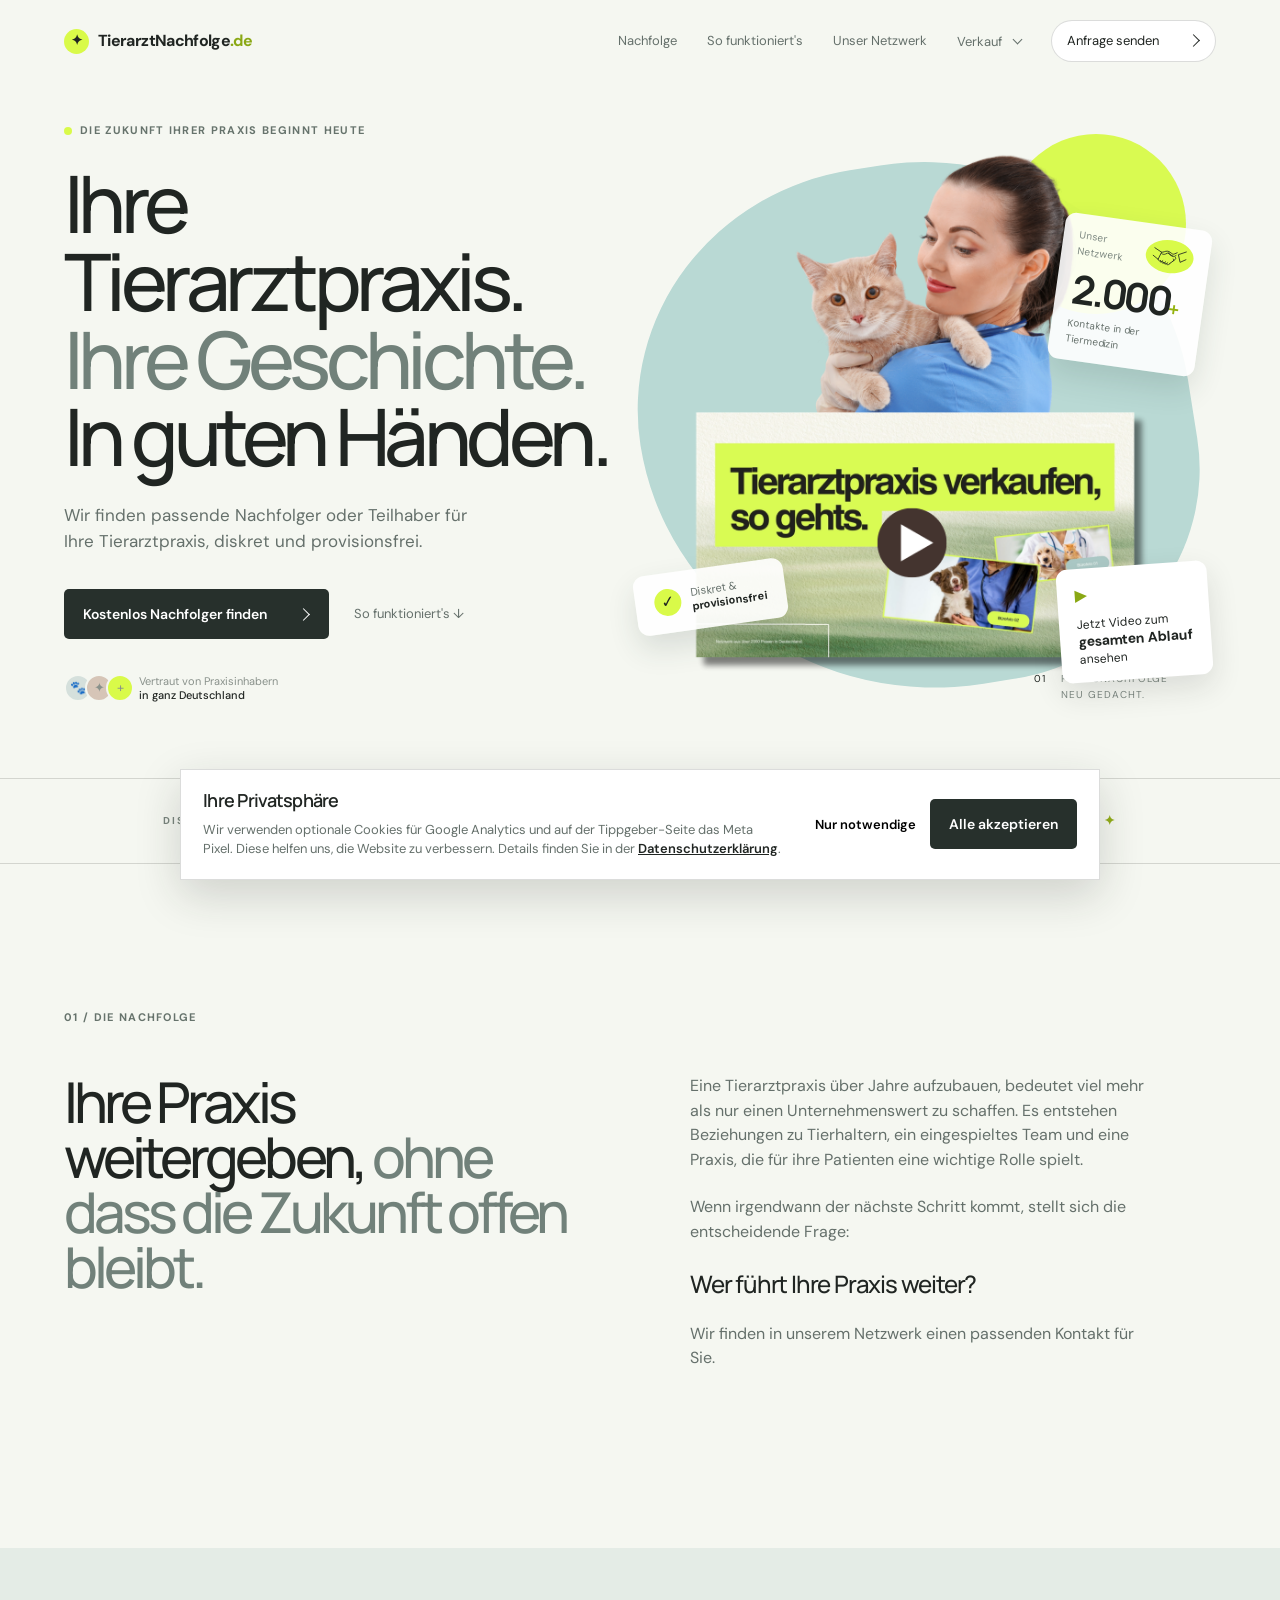
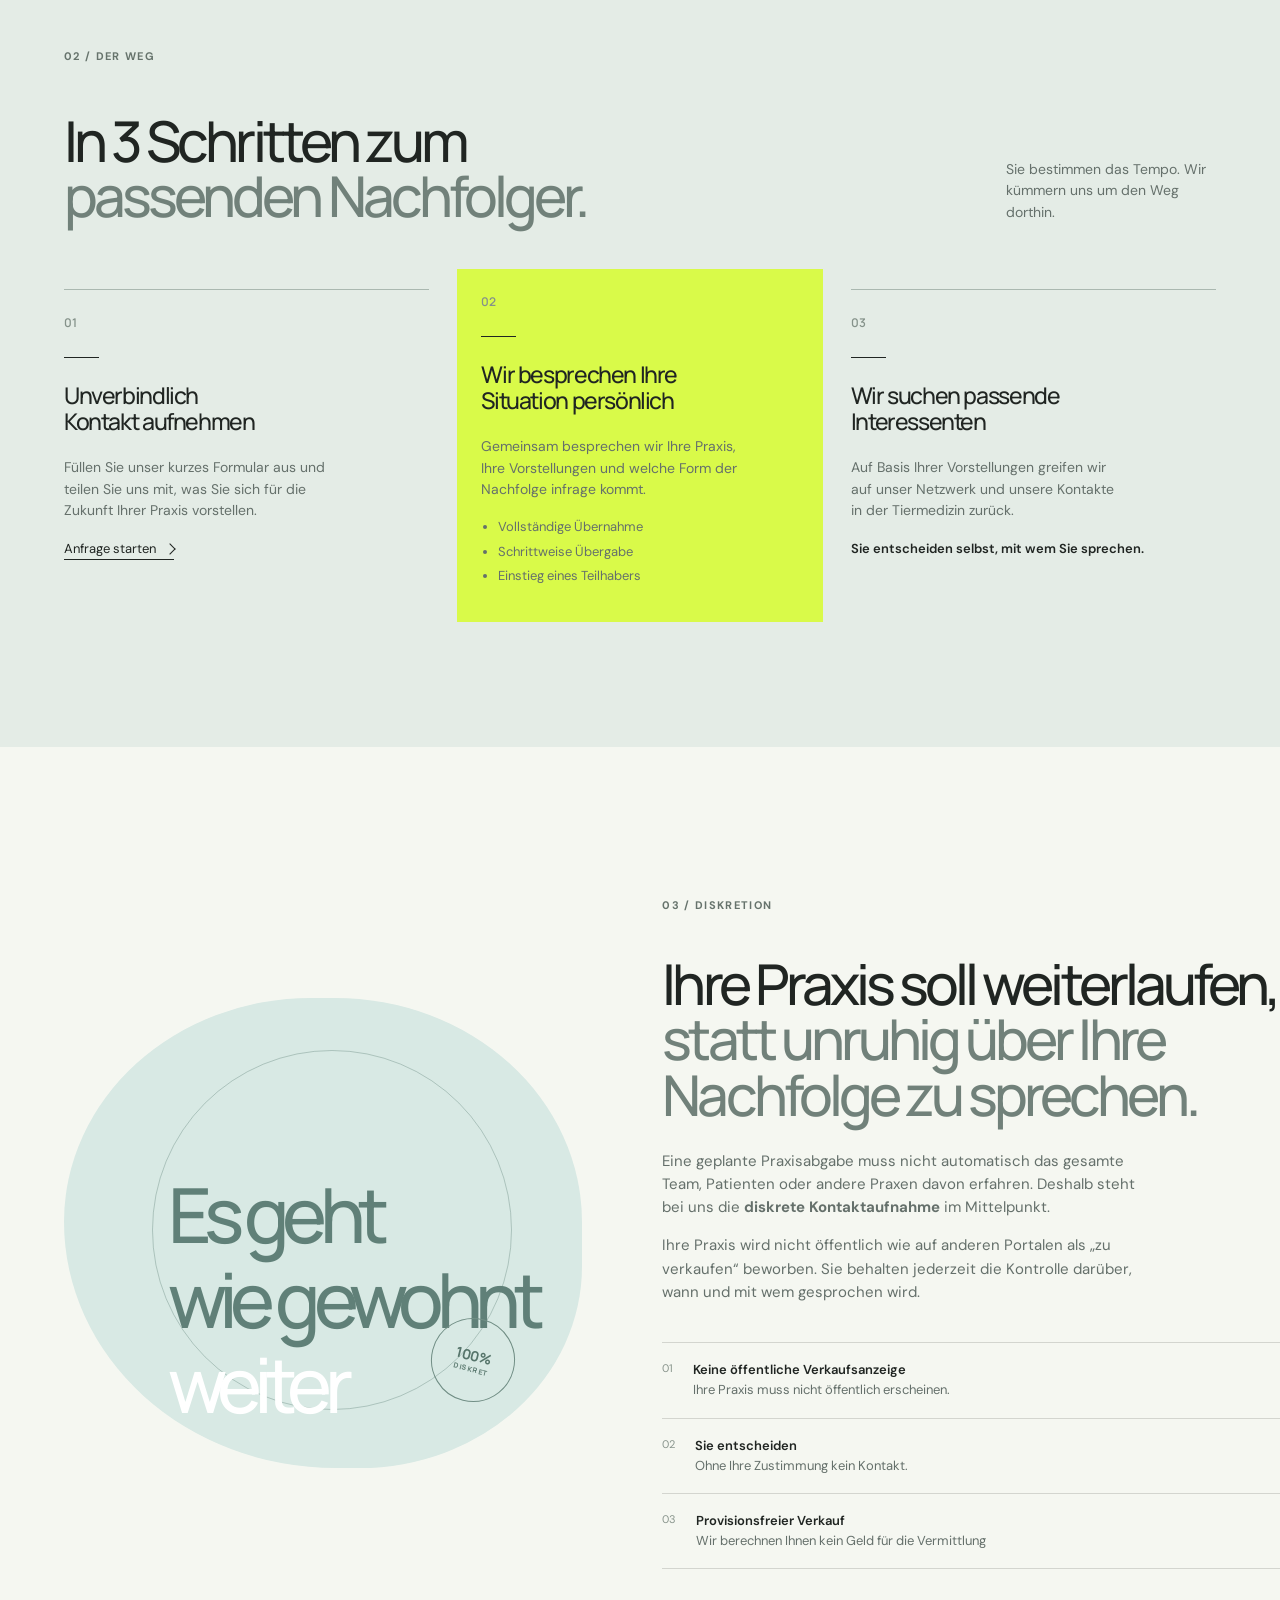
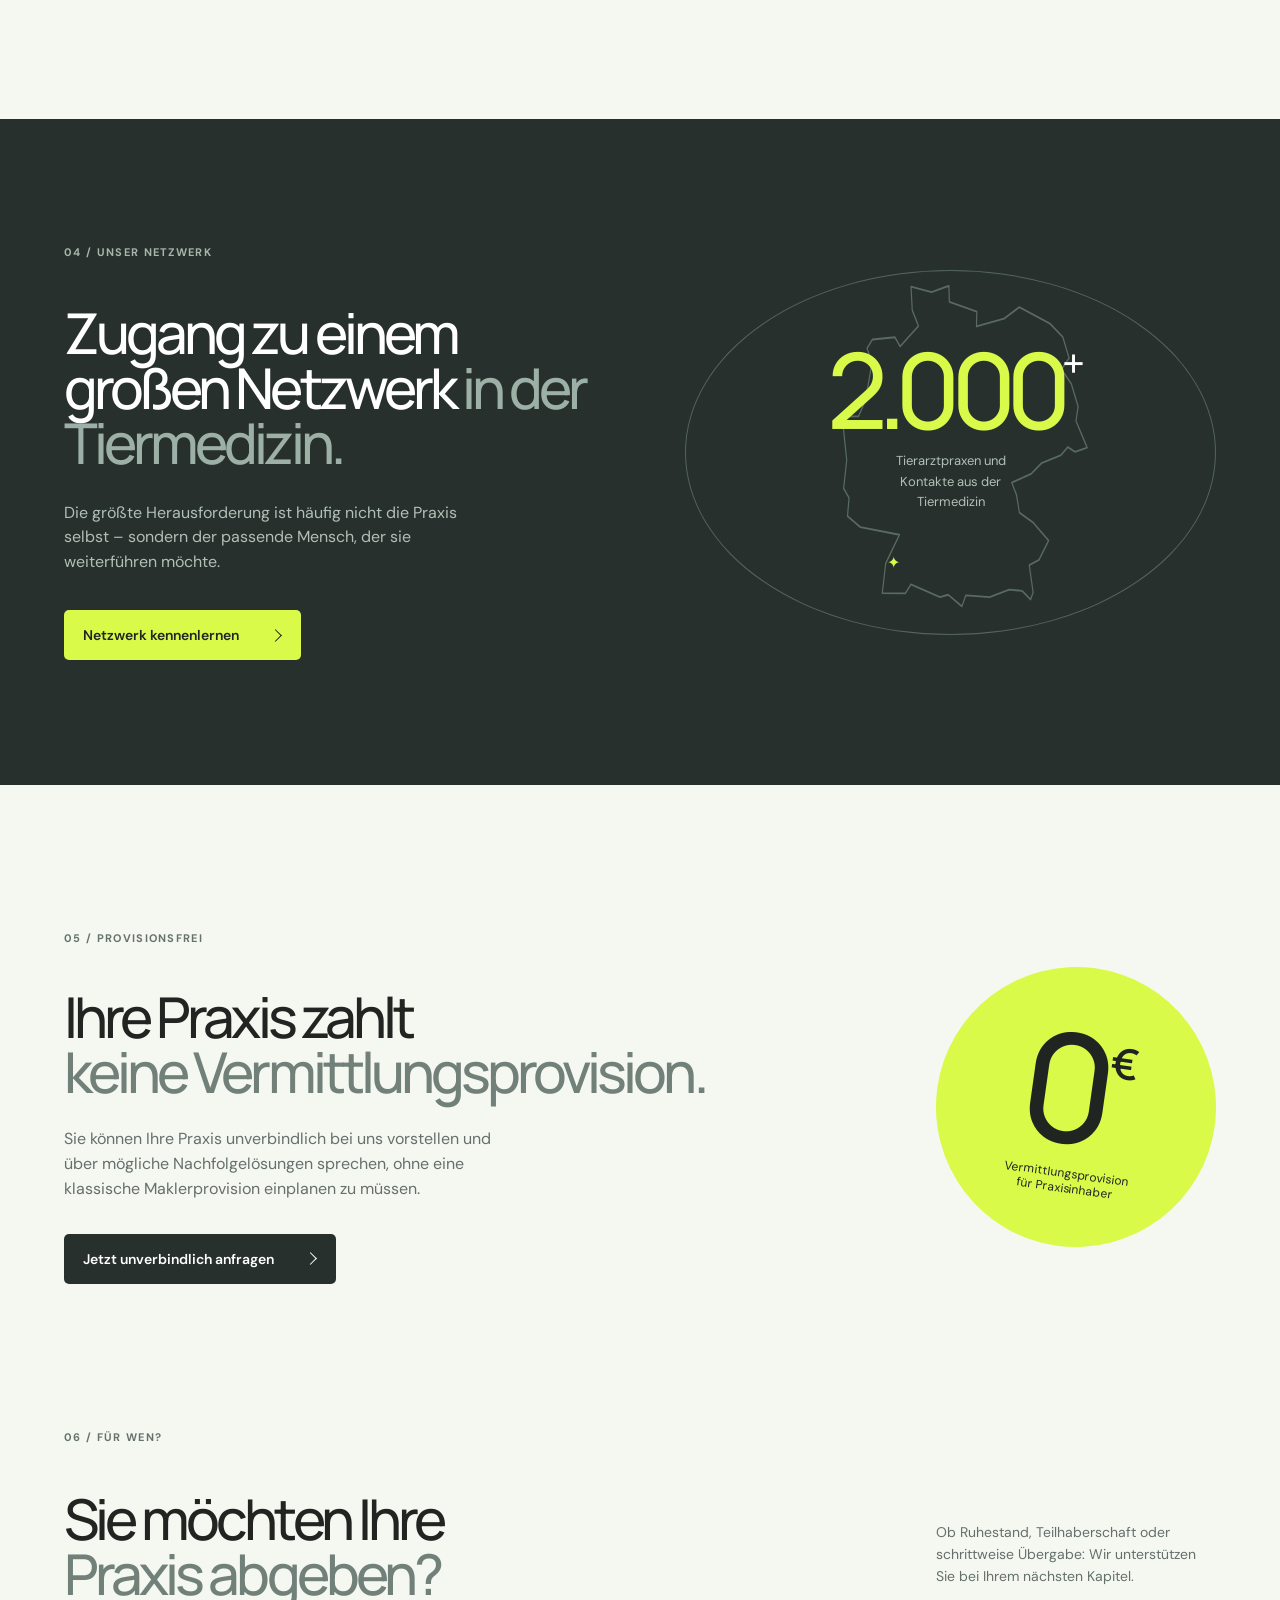
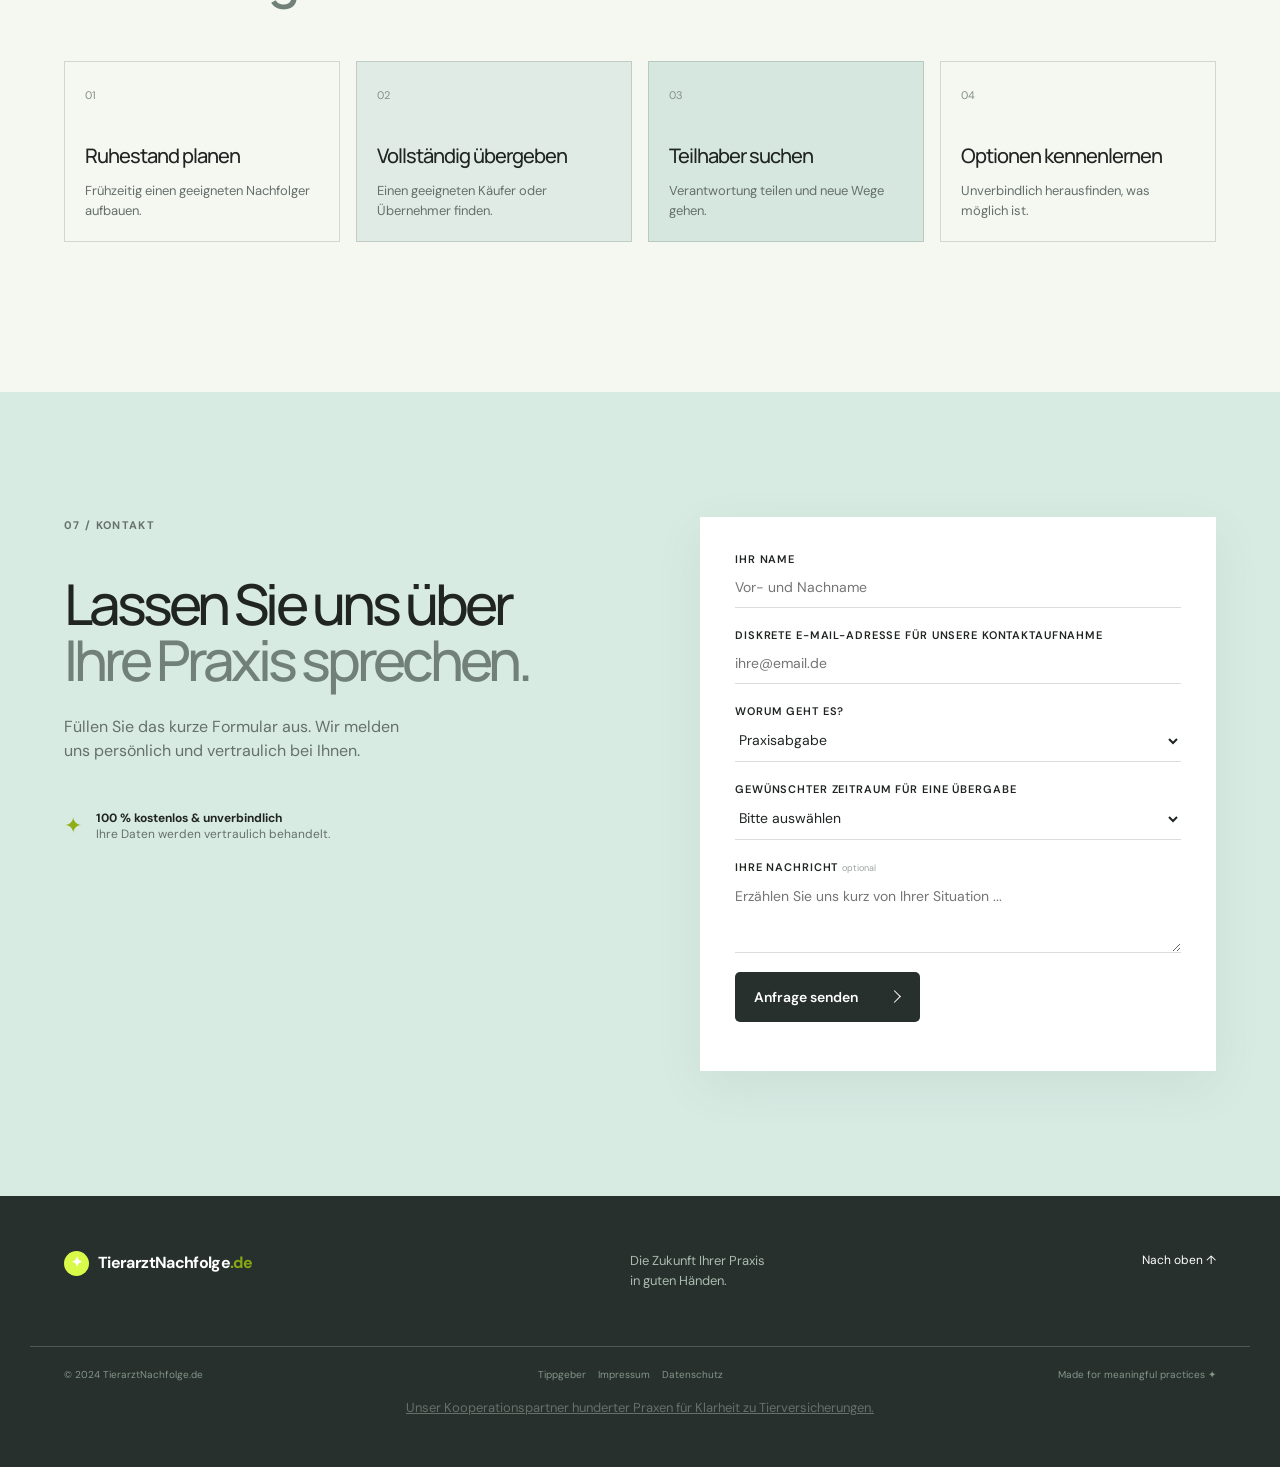
<file: index.html>
<!doctype html>
<html lang="de">
  <head>
    <meta charset="UTF-8" />
    <meta name="viewport" content="width=device-width, initial-scale=1.0" />
    <link rel="icon" type="image/png" sizes="88x88" href="assets/logo%20tierarztnachfolge.de.png" />
    <link rel="apple-touch-icon" sizes="88x88" href="assets/logo%20tierarztnachfolge.de.png" />
    <title>Tierarztpraxis abgeben &amp; Nachfolger finden | TierarztNachfolge.de</title>
    <meta name="description" content="Tierarztpraxis verkaufen oder Nachfolger finden: Diskret und provisionsfrei mit unserem Netzwerk aus über 2.000 Tierarztpraxen in Deutschland." />
    <link rel="canonical" href="https://tierarztnachfolge.de/" />
    <meta property="og:type" content="website" />
    <meta property="og:url" content="https://tierarztnachfolge.de/" />
    <meta property="og:title" content="Tierarztpraxis abgeben &amp; Nachfolger finden | TierarztNachfolge.de" />
    <meta property="og:description" content="Tierarztpraxis verkaufen oder Nachfolger finden: Diskret und provisionsfrei mit unserem Netzwerk aus über 2.000 Tierarztpraxen in Deutschland." />
    <meta property="og:image" content="https://tierarztnachfolge.de/assets/logo%20tierarztnachfolge.de.png" />
    <meta name="twitter:card" content="summary" />
    <meta name="twitter:title" content="Tierarztpraxis abgeben &amp; Nachfolger finden | TierarztNachfolge.de" />
    <meta name="twitter:description" content="Tierarztpraxis verkaufen oder Nachfolger finden: Diskret und provisionsfrei mit unserem Netzwerk aus über 2.000 Tierarztpraxen in Deutschland." />
    <meta name="twitter:image" content="https://tierarztnachfolge.de/assets/logo%20tierarztnachfolge.de.png" />
    <meta name="theme-color" content="#0c5d5c" />
    <script type="application/ld+json">
      {
        "@context": "https://schema.org",
        "@type": "Organization",
        "name": "TierarztNachfolge.de",
        "url": "https://tierarztnachfolge.de/",
        "logo": "https://tierarztnachfolge.de/assets/logo%20tierarztnachfolge.de.png"
      }
    </script>
    <link rel="preconnect" href="https://fonts.googleapis.com" />
    <link rel="preconnect" href="https://fonts.gstatic.com" crossorigin />
    <link href="https://fonts.googleapis.com/css2?family=DM+Sans:wght@400;500;600;700&family=Manrope:wght@400;500;600;700;800&display=swap" rel="stylesheet" />
    <link rel="stylesheet" href="styles.css" />
  </head>
  <body>
    <header class="site-header">
      <a class="logo" href="#top" aria-label="TierarztNachfolge.de Startseite"><span class="logo-mark">✦</span><span>TierarztNachfolge<span class="logo-dot">.de</span></span></a>
      <button class="menu-toggle" aria-label="Menü öffnen" aria-expanded="false"><span></span><span></span></button>
      <nav class="main-nav">
        <a href="#nachfolge">Nachfolge</a><a href="#ablauf">So funktioniert's</a><a href="#netzwerk">Unser Netzwerk</a>
        <div class="nav-dropdown">
          <button class="nav-dropdown-toggle" type="button" aria-expanded="false" aria-haspopup="true">Verkauf <span class="dropdown-chevron" aria-hidden="true"></span></button>
          <div class="nav-dropdown-menu"><a href="/praxisverkauf/">Praxisverkauf</a><a href="/tierklinik-verkaufen/">Tierklinik verkaufen</a><a href="/tierarztpraxis-aufloesung/">Tierarztpraxis Auflösung</a></div>
        </div>
        <a class="nav-cta" href="#kontakt">Anfrage senden <span class="button-arrow" aria-hidden="true"></span></a>
      </nav>
    </header>

    <main id="top">
      <section class="hero section-shell">
        <div class="hero-copy">
          <div class="eyebrow"><span class="eyebrow-dot"></span> Die Zukunft Ihrer Praxis beginnt heute</div>
          <h1>Ihre Tierarztpraxis.<br /><em>Ihre Geschichte.</em><br />In guten Händen.</h1>
          <p class="hero-lead">Wir finden passende Nachfolger oder Teilhaber für Ihre Tierarztpraxis, diskret und provisionsfrei.</p>
          <div class="hero-actions"><a class="button button-dark" href="#kontakt">Kostenlos Nachfolger finden <span class="button-arrow" aria-hidden="true"></span></a><a class="text-link" href="#ablauf">So funktioniert's <span>↓</span></a></div>
          <div class="trust-row"><div class="avatar-stack"><span>🐾</span><span>✦</span><span>+</span></div><p>Vertraut von Praxisinhabern<br /><strong>in ganz Deutschland</strong></p></div>
        </div>
        <div class="hero-art" aria-label="Illustration einer Tierarztpraxis">
          <div class="art-glow"></div><div class="sun-shape"></div>
          <div class="hero-video" data-video-id="RmkGk-Y4fh0" role="button" tabindex="0" aria-label="Video zum gesamten Ablauf abspielen">
            <img src="assets/video%20thumbnail.png" alt="Video: Der Ablauf einer Praxisnachfolge" />
          </div>
          <div class="float-card card-reach"><span class="card-icon"><svg viewBox="0 0 300 190" aria-hidden="true"><g fill="none" stroke="currentColor" stroke-width="7" stroke-linecap="round" stroke-linejoin="round"><path d="M10 35 74 66 52 132 1 101M290 34 224 67 248 132 299 100"/><path d="M74 66c18 1 28-16 52-16 16 0 26 8 39 15 10 6 17 5 26-1l20-12"/><path d="m52 132 14 14c7 7 15 8 22 1l7-8"/><path d="m73 139 15 15c7 7 16 7 23 0l8-9"/><path d="m96 147 14 13c7 6 16 6 23-1l8-8"/><path d="m119 153 13 11c7 6 16 5 22-2l7-8"/><path d="M77 79c12 5 23 5 34-2l16-10c8-5 16-4 22 2l17 15c8 7 17 8 25 3l13-9"/><path d="M177 84c-10 3-19 1-27-5l-15-12"/><path d="m160 154 24-23c6-6 6-14 1-20"/><path d="m184 131 17-17c6-6 6-14 0-20"/></g></svg></span><small>Unser Netzwerk</small><strong>2.000<span>+</span></strong><p>Kontakte in der Tiermedizin</p></div>
          <div class="float-card card-note"><span class="note-check">✓</span><p>Diskret &amp;<br /><strong>provisionsfrei</strong></p></div>
          <div class="float-card card-video"><span class="video-card-mark">▶</span><p>Jetzt Video zum<br /><strong>gesamten Ablauf</strong><br />ansehen</p></div>
          <div class="art-label"><span>01</span><span>Praxisnachfolge<br />neu gedacht.</span></div>
        </div>
      </section>

      <section class="ticker"><div class="ticker-inner"><div class="ticker-group"><span>DISKRET</span><i>✦</i><span>PERSÖNLICH</span><i>✦</i><span>PROVISIONSFREI</span><i>✦</i><span>VERTRAUENSVOLL</span><i>✦</i></div><div class="ticker-group" aria-hidden="true"><span>DISKRET</span><i>✦</i><span>PERSÖNLICH</span><i>✦</i><span>PROVISIONSFREI</span><i>✦</i><span>VERTRAUENSVOLL</span><i>✦</i></div></div></section>

      <section class="intro section-shell" id="nachfolge">
        <div class="section-kicker">01 / Die Nachfolge</div>
        <div class="intro-grid"><h2>Ihre Praxis weitergeben, <em>ohne dass die Zukunft offen bleibt.</em></h2><div class="intro-text"><p>Eine Tierarztpraxis über Jahre aufzubauen, bedeutet viel mehr als nur einen Unternehmenswert zu schaffen. Es entstehen Beziehungen zu Tierhaltern, ein eingespieltes Team und eine Praxis, die für ihre Patienten eine wichtige Rolle spielt.</p><p>Wenn irgendwann der nächste Schritt kommt, stellt sich die entscheidende Frage:</p><p class="question">Wer führt Ihre Praxis weiter?</p><p class="intro-support">Wir finden in unserem Netzwerk einen passenden Kontakt für Sie.</p></div></div>
      </section>

      <section class="steps-section" id="ablauf"><div class="section-shell"><div class="section-kicker">02 / Der Weg</div><div class="section-heading"><h2>In 3 Schritten zum<br /><em>passenden Nachfolger.</em></h2><p>Sie bestimmen das Tempo. Wir kümmern uns um den Weg dorthin.</p></div><div class="steps-grid">
        <article class="step"><span class="step-number">01</span><div class="step-line"></div><h3>Unverbindlich<br />Kontakt aufnehmen</h3><p>Füllen Sie unser kurzes Formular aus und teilen Sie uns mit, was Sie sich für die Zukunft Ihrer Praxis vorstellen.</p><a class="step-link" href="#kontakt">Anfrage starten <span class="step-arrow" aria-hidden="true"></span></a></article>
        <article class="step featured-step"><span class="step-number">02</span><div class="step-line"></div><h3>Wir besprechen Ihre<br />Situation persönlich</h3><p>Gemeinsam besprechen wir Ihre Praxis, Ihre Vorstellungen und welche Form der Nachfolge infrage kommt.</p><ul><li>Vollständige Übernahme</li><li>Schrittweise Übergabe</li><li>Einstieg eines Teilhabers</li></ul></article>
        <article class="step"><span class="step-number">03</span><div class="step-line"></div><h3>Wir suchen passende<br />Interessenten</h3><p>Auf Basis Ihrer Vorstellungen greifen wir auf unser Netzwerk und unsere Kontakte in der Tiermedizin zurück.</p><strong>Sie entscheiden selbst, mit wem Sie sprechen.</strong></article>
      </div></div></section>

      <section class="discretion section-shell"><div class="discretion-visual"><div class="visual-ring"></div><div class="visual-word">Es geht<br /><em>wie gewohnt <span>weiter</span></em></div><div class="visual-stamp">100%<br /><small>DISKRET</small></div></div><div class="discretion-copy"><div class="section-kicker">03 / Diskretion</div><h2>Ihre Praxis soll weiterlaufen, <em>statt unruhig über Ihre Nachfolge zu sprechen.</em></h2><p>Eine geplante Praxisabgabe muss nicht automatisch das gesamte Team, Patienten oder andere Praxen davon erfahren. Deshalb steht bei uns die <strong>diskrete Kontaktaufnahme</strong> im Mittelpunkt.</p><p>Ihre Praxis wird nicht öffentlich wie auf anderen Portalen als „zu verkaufen“ beworben. Sie behalten jederzeit die Kontrolle darüber, wann und mit wem gesprochen wird.</p><div class="benefit-list"><div><span>01</span><p><strong>Keine öffentliche Verkaufsanzeige</strong><br />Ihre Praxis muss nicht öffentlich erscheinen.</p></div><div><span>02</span><p><strong>Sie entscheiden</strong><br />Ohne Ihre Zustimmung kein Kontakt.</p></div><div><span>03</span><p><strong>Provisionsfreier Verkauf</strong><br />Wir berechnen Ihnen kein Geld für die Vermittlung</p></div></div></div></section>

      <section class="network-section" id="netzwerk"><div class="section-shell network-grid"><div><div class="section-kicker">04 / Unser Netzwerk</div><h2>Zugang zu einem großen Netzwerk <em>in der Tiermedizin.</em></h2><p>Die größte Herausforderung ist häufig nicht die Praxis selbst – sondern der passende Mensch, der sie weiterführen möchte.</p><a class="button button-light" href="#kontakt">Netzwerk kennenlernen <span class="button-arrow" aria-hidden="true"></span></a></div><div class="network-stat"><svg class="germany-map" viewBox="5 47 6.5 8" aria-hidden="true"><path transform="translate(1.75 102) scale(.65 -1)" d="M9.921906 54.983104 9.93958 54.596642 10.950112 54.363607 10.939467 54.008693 11.956252 54.196486 12.51844 54.470371 13.647467 54.075511 14.119686 53.757029 14.353315 53.248171 14.074521 52.981263 14.4376 52.62485 14.685026 52.089947 14.607098 51.745188 15.016996 51.106674 14.570718 51.002339 14.307013 51.117268 14.056228 50.926918 13.338132 50.733234 12.966837 50.484076 12.240111 50.266338 12.415191 49.969121 12.521024 49.547415 13.031329 49.307068 13.595946 48.877172 13.243357 48.416115 12.884103 48.289146 13.025851 47.637584 12.932627 47.467646 12.62076 47.672388 12.141357 47.703083 11.426414 47.523766 10.544504 47.566399 10.402084 47.302488 9.896068 47.580197 9.594226 47.525058 8.522612 47.830828 8.317301 47.61358 7.466759 47.620582 7.593676 48.333019 8.099279 49.017784 6.65823 49.201958 6.18632 49.463803 6.242751 49.902226 6.043073 50.128052 6.156658 50.803721 5.988658 51.851616 6.589397 51.852029 6.84287 52.22844 7.092053 53.144043 6.90514 53.482162 7.100425 53.693932 7.936239 53.748296 8.121706 53.527792 8.800734 54.020786 8.572118 54.395646 8.526229 54.962744 9.282049 54.830865Z" /></svg><div class="stat-number">2.000<span>+</span></div><p>Tierarztpraxen und Kontakte aus der Tiermedizin</p><div class="stat-paw">✦</div></div></div></section>

      <section class="free-section section-shell"><div class="free-copy"><div class="section-kicker">05 / Provisionsfrei</div><h2>Ihre Praxis zahlt<br /><em>keine Vermittlungsprovision.</em></h2><p>Sie können Ihre Praxis unverbindlich bei uns vorstellen und über mögliche Nachfolgelösungen sprechen, ohne eine klassische Maklerprovision einplanen zu müssen.</p><a class="button button-dark" href="#kontakt">Jetzt unverbindlich anfragen <span class="button-arrow" aria-hidden="true"></span></a></div><div class="free-number"><span>0</span><small>€</small><p>Vermittlungsprovision<br />für Praxisinhaber</p></div></section>

      <section class="audience section-shell"><div class="section-kicker">06 / Für wen?</div><div class="audience-heading"><h2>Sie möchten Ihre<br /><em>Praxis abgeben?</em></h2><p>Ob Ruhestand, Teilhaberschaft oder schrittweise Übergabe: Wir unterstützen Sie bei Ihrem nächsten Kapitel.</p></div><div class="audience-cards"><article><span>01</span><h3>Ruhestand planen</h3><p>Frühzeitig einen geeigneten Nachfolger aufbauen.</p></article><article><span>02</span><h3>Vollständig übergeben</h3><p>Einen geeigneten Käufer oder Übernehmer finden.</p></article><article><span>03</span><h3>Teilhaber suchen</h3><p>Verantwortung teilen und neue Wege gehen.</p></article><article><span>04</span><h3>Optionen kennenlernen</h3><p>Unverbindlich herausfinden, was möglich ist.</p></article></div></section>

      <section class="contact-section" id="kontakt"><div class="section-shell contact-grid"><div><div class="section-kicker">07 / Kontakt</div><h2>Lassen Sie uns über<br /><em>Ihre Praxis sprechen.</em></h2><p>Füllen Sie das kurze Formular aus. Wir melden uns persönlich und vertraulich bei Ihnen.</p><div class="contact-note"><span>✦</span><p><strong>100 % kostenlos &amp; unverbindlich</strong><br />Ihre Daten werden vertraulich behandelt.</p></div></div><form id="request-form"><label>Ihr Name<input required type="text" name="name" placeholder="Vor- und Nachname" /></label><label>Diskrete E-Mail-Adresse für unsere Kontaktaufnahme<input required type="email" name="email" placeholder="ihre@email.de" /></label><label>Worum geht es?<select name="topic"><option>Praxisabgabe</option><option>Nachfolger suchen</option><option>Teilhaber finden</option><option>Erstberatung</option></select></label><label>Gewünschter Zeitraum für eine Übergabe<select name="handover-period"><option value="">Bitte auswählen</option><option>Innerhalb der nächsten 12 Monate</option><option>In 1 bis 3 Jahren</option><option>In mehr als 3 Jahren</option><option>Noch offen</option></select></label><label>Ihre Nachricht <span class="optional">optional</span><textarea name="message" rows="3" placeholder="Erzählen Sie uns kurz von Ihrer Situation ..."></textarea></label><button class="button button-dark" type="submit">Anfrage senden <span class="button-arrow" aria-hidden="true"></span></button><p class="form-status" aria-live="polite"></p></form></div></section>
    </main>
    <footer class="site-footer"><div class="section-shell footer-top"><a class="logo" href="#top"><span class="logo-mark">✦</span><span>TierarztNachfolge<span class="logo-dot">.de</span></span></a><p>Die Zukunft Ihrer Praxis<br />in guten Händen.</p><a class="back-top" href="#top">Nach oben ↑</a></div><div class="section-shell footer-bottom"><span>© 2024 TierarztNachfolge.de</span><span><a href="/tippgeber">Tippgeber</a> &nbsp;&nbsp; <a href="impressum.html">Impressum</a> &nbsp;&nbsp; <a href="datenschutz.html">Datenschutz</a></span><span>Made for meaningful practices ✦</span></div><div class="section-shell footer-partner"><a href="https://tierversicherungenvergleiche.de/">Unser Kooperationspartner hunderter Praxen für Klarheit zu Tierversicherungen.</a></div></footer>
    <script src="script.js"></script>
  </body>
</html>
</file>
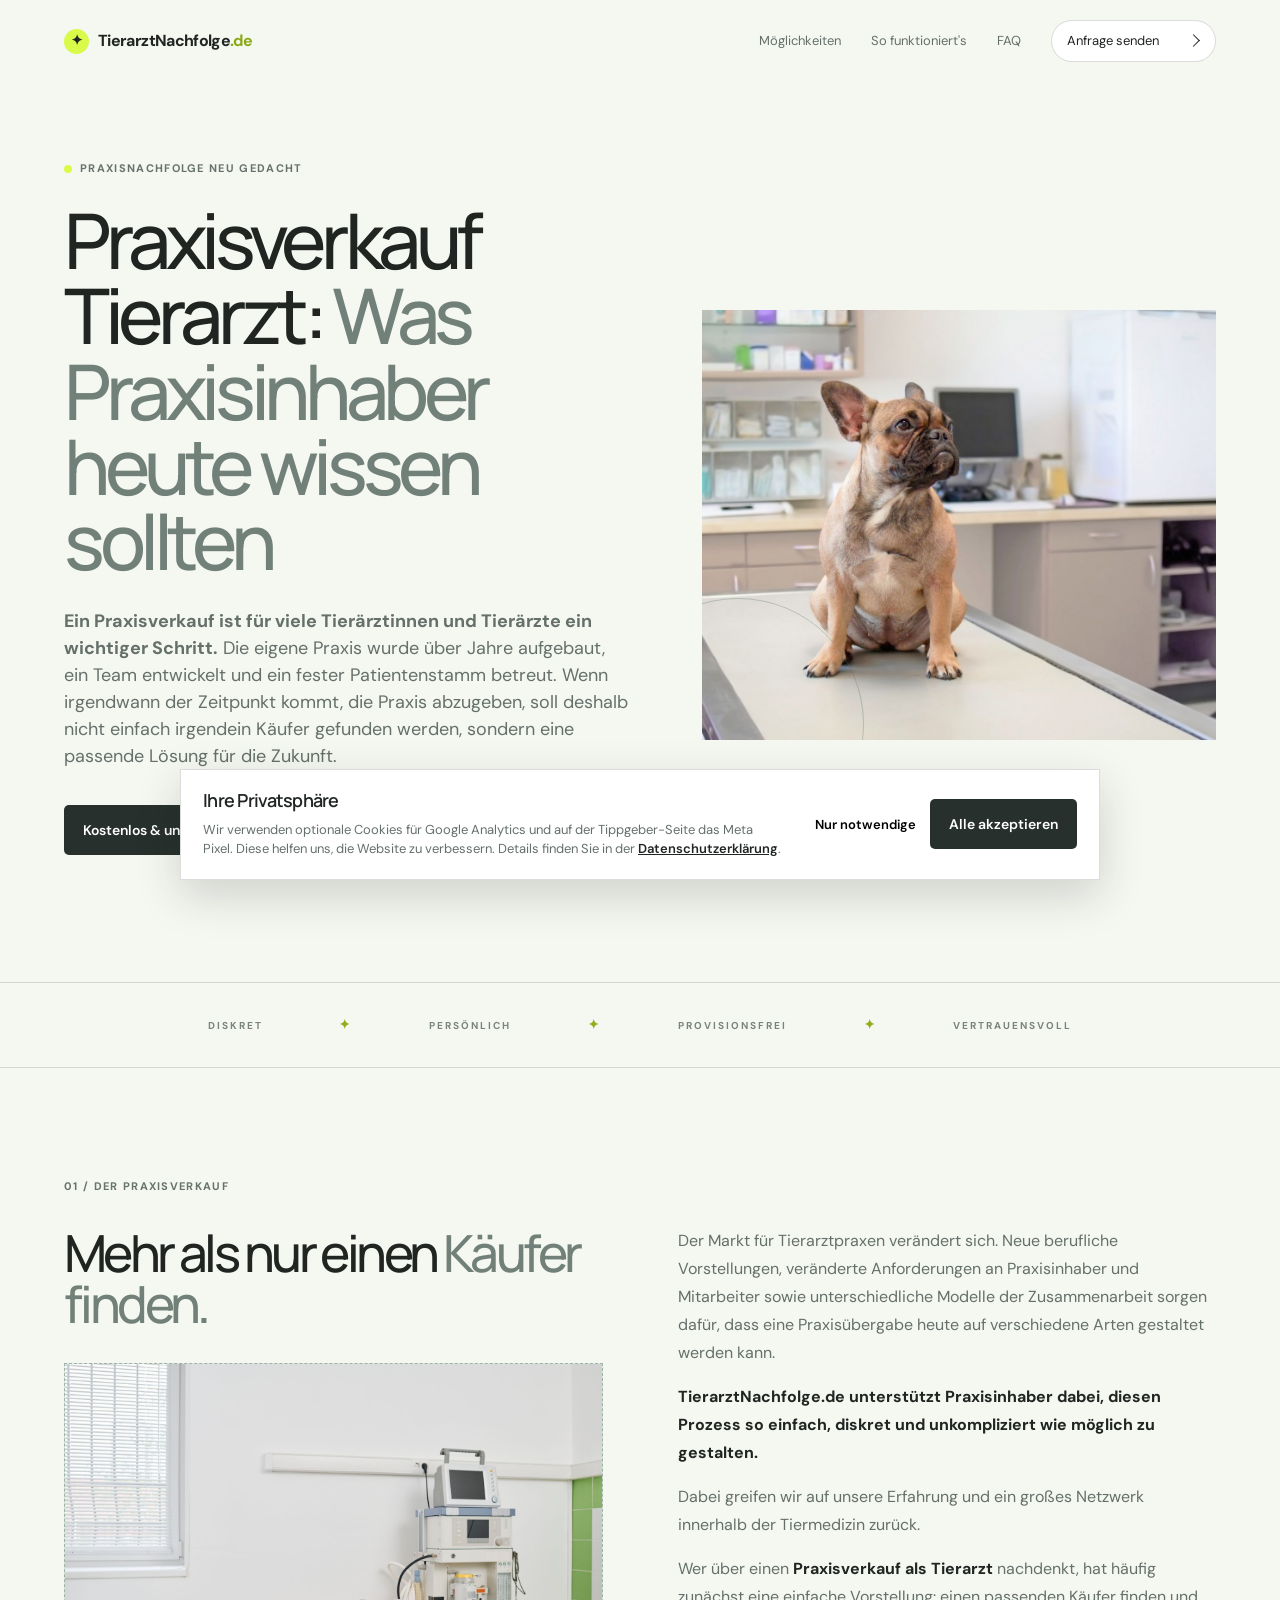
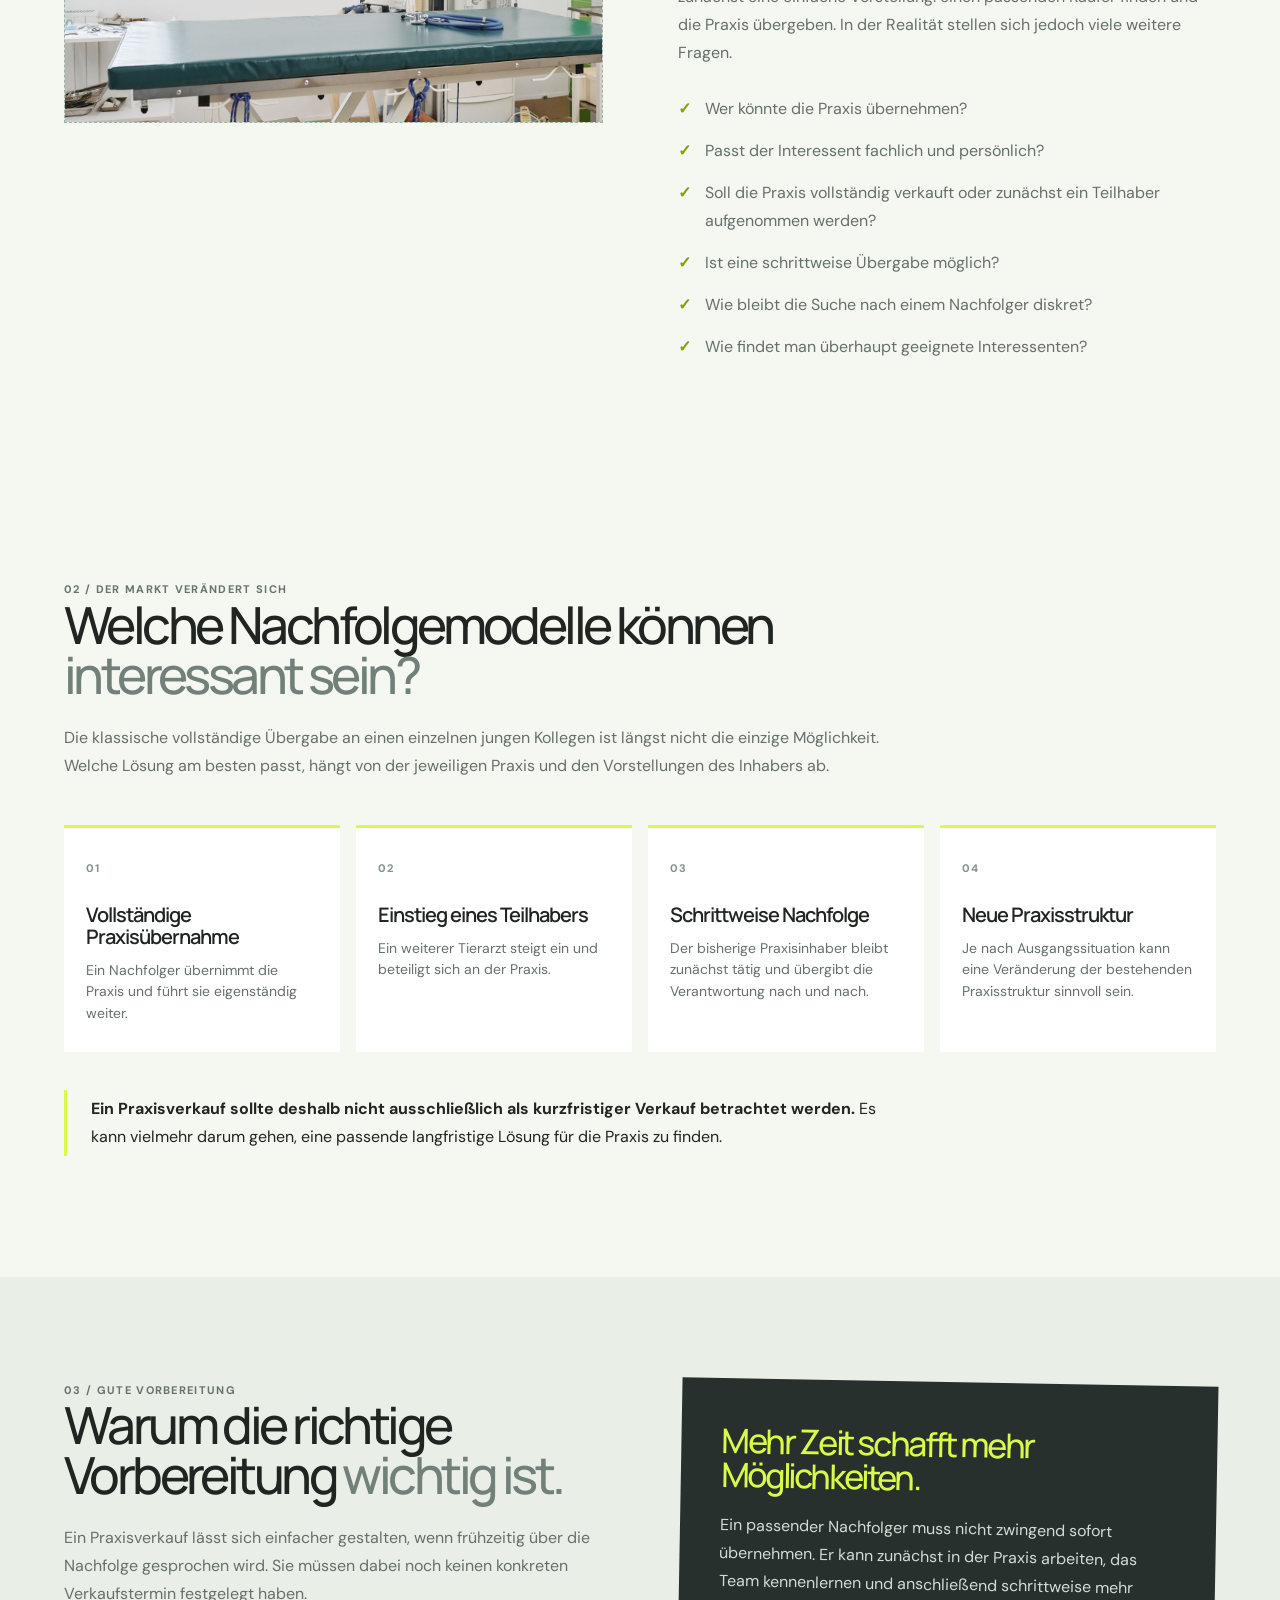
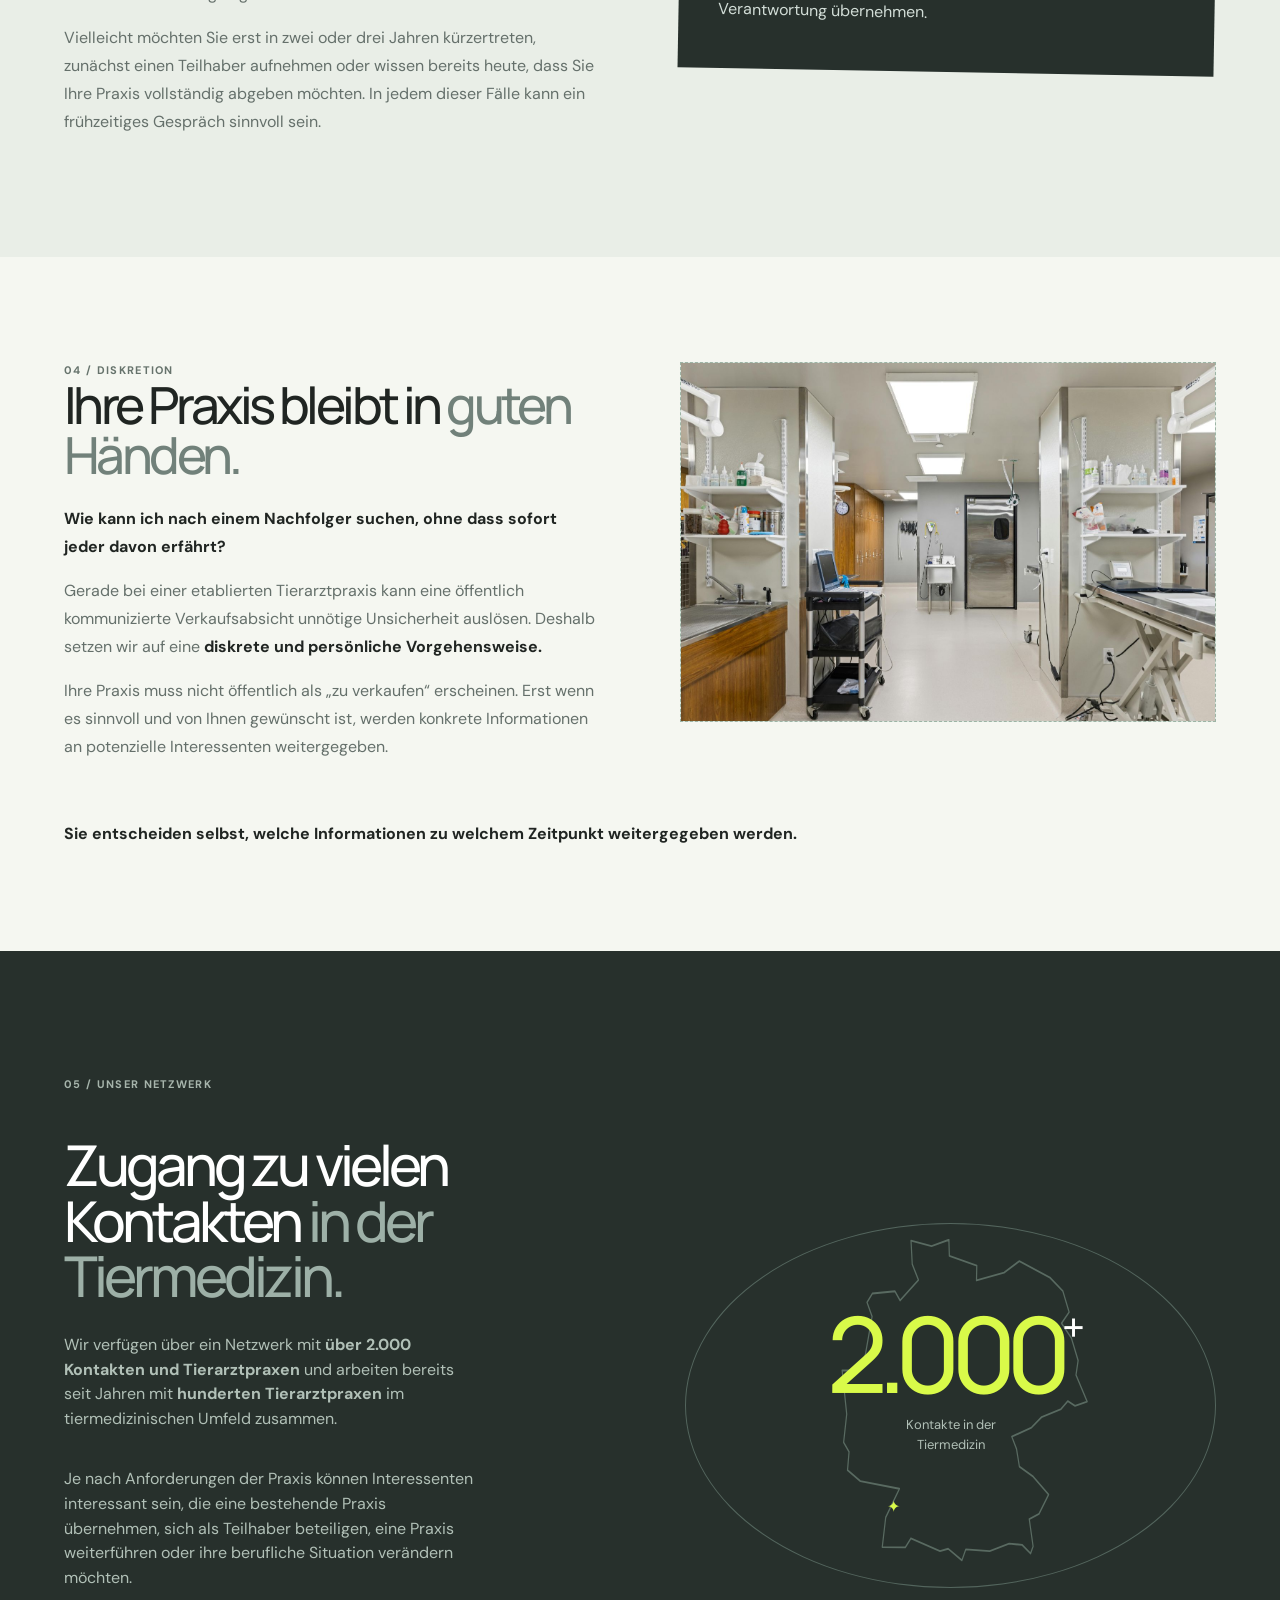
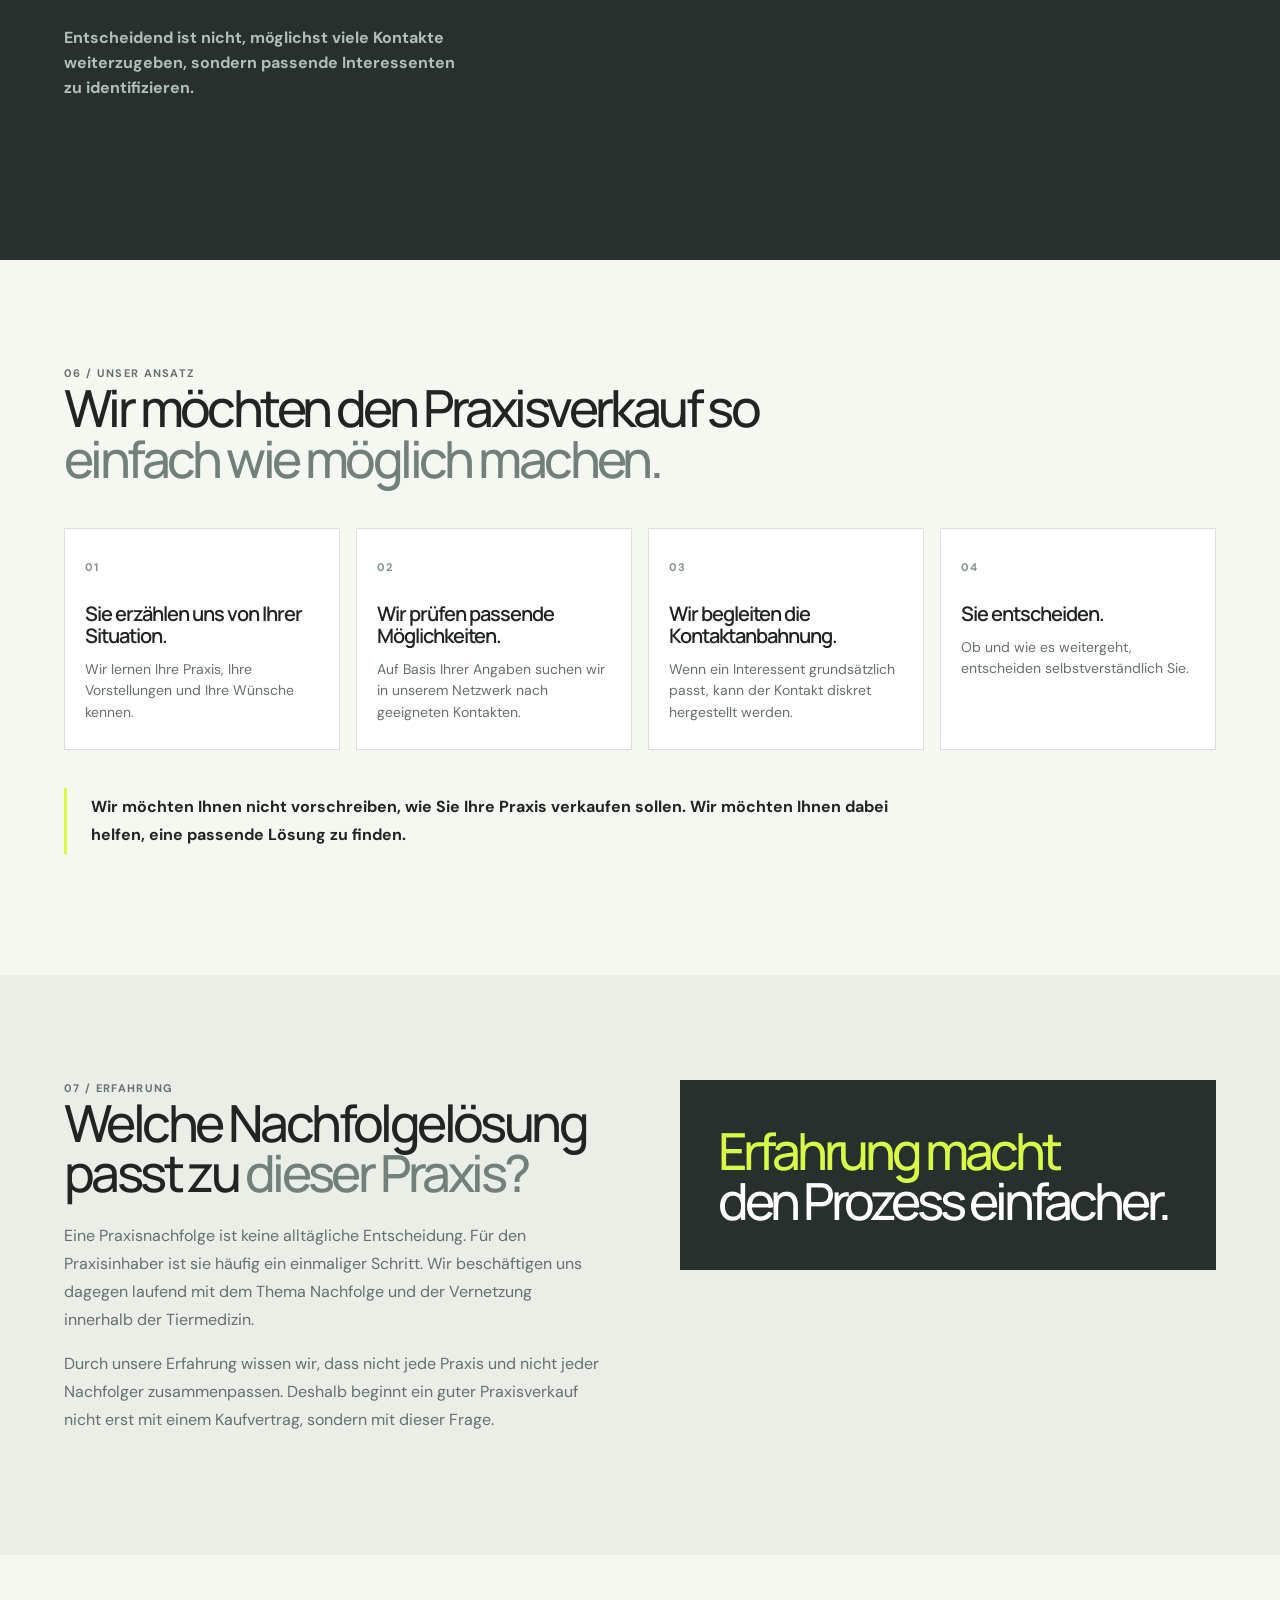
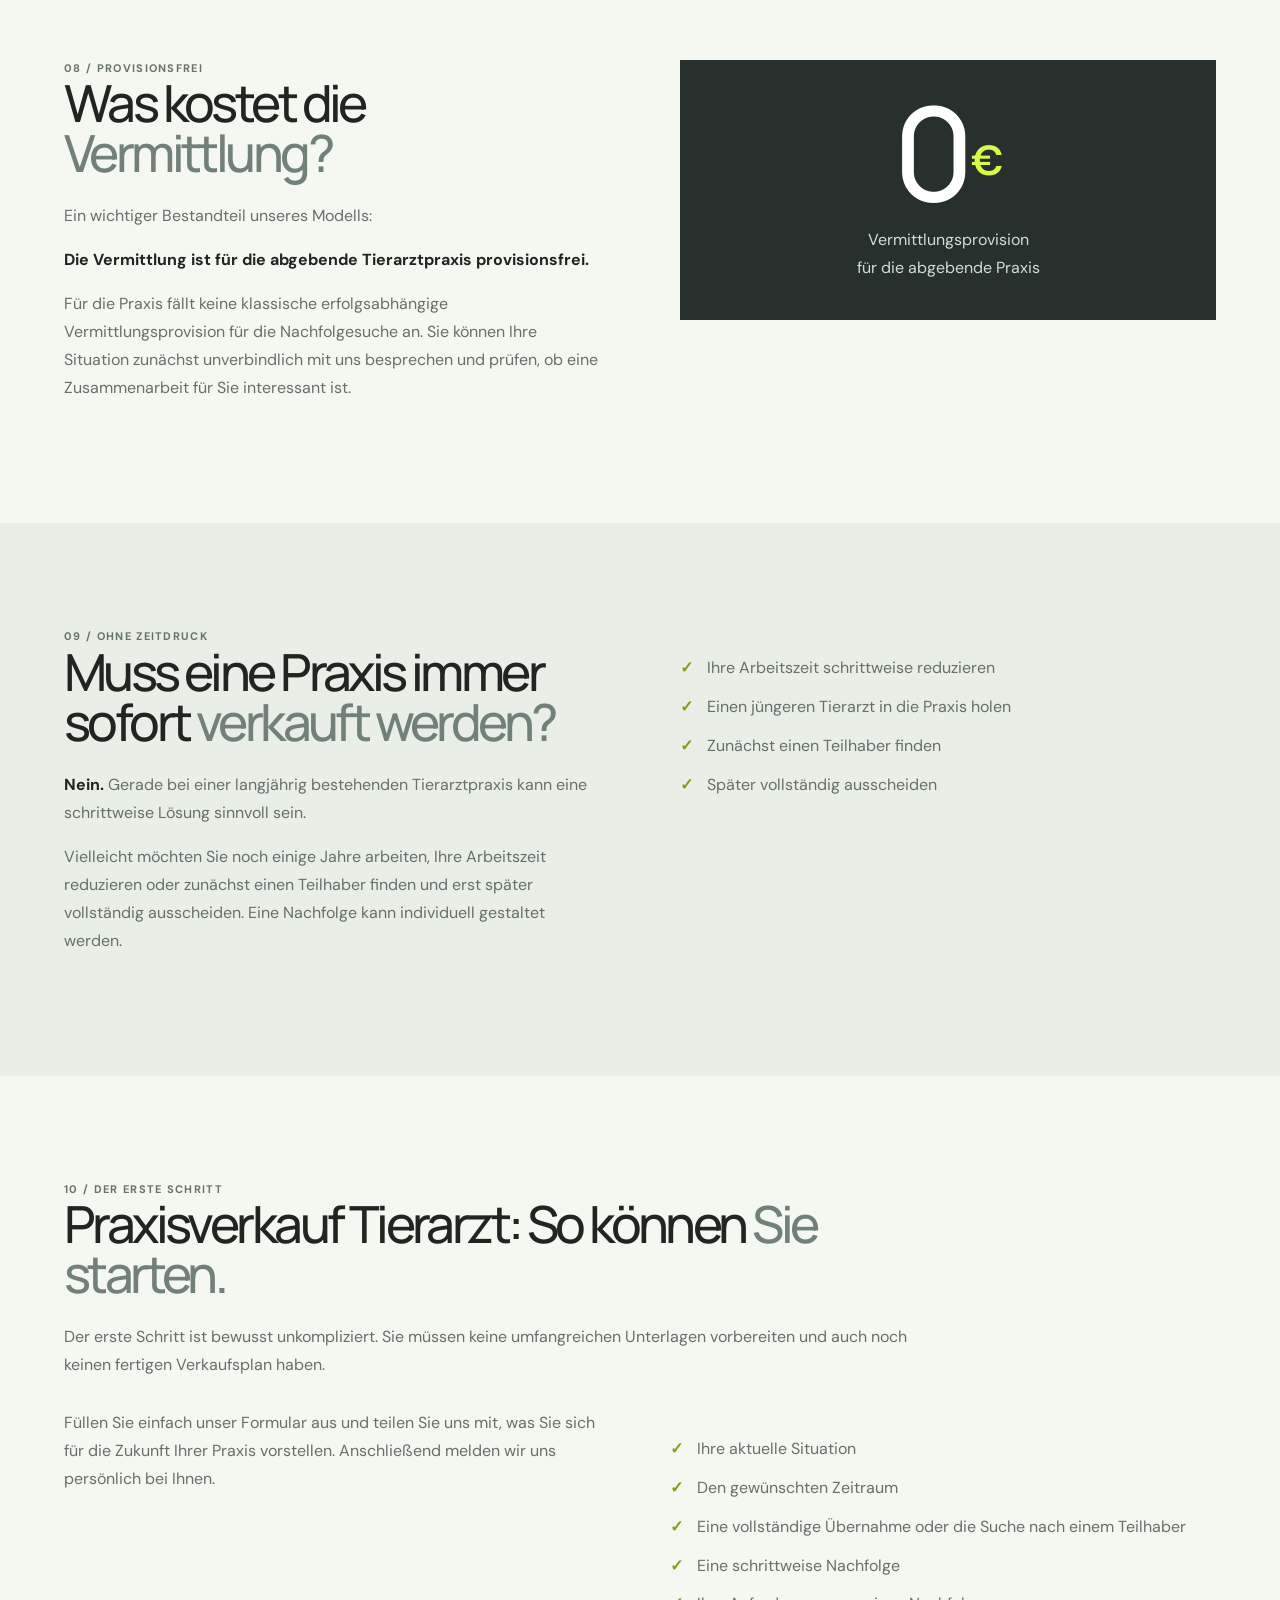
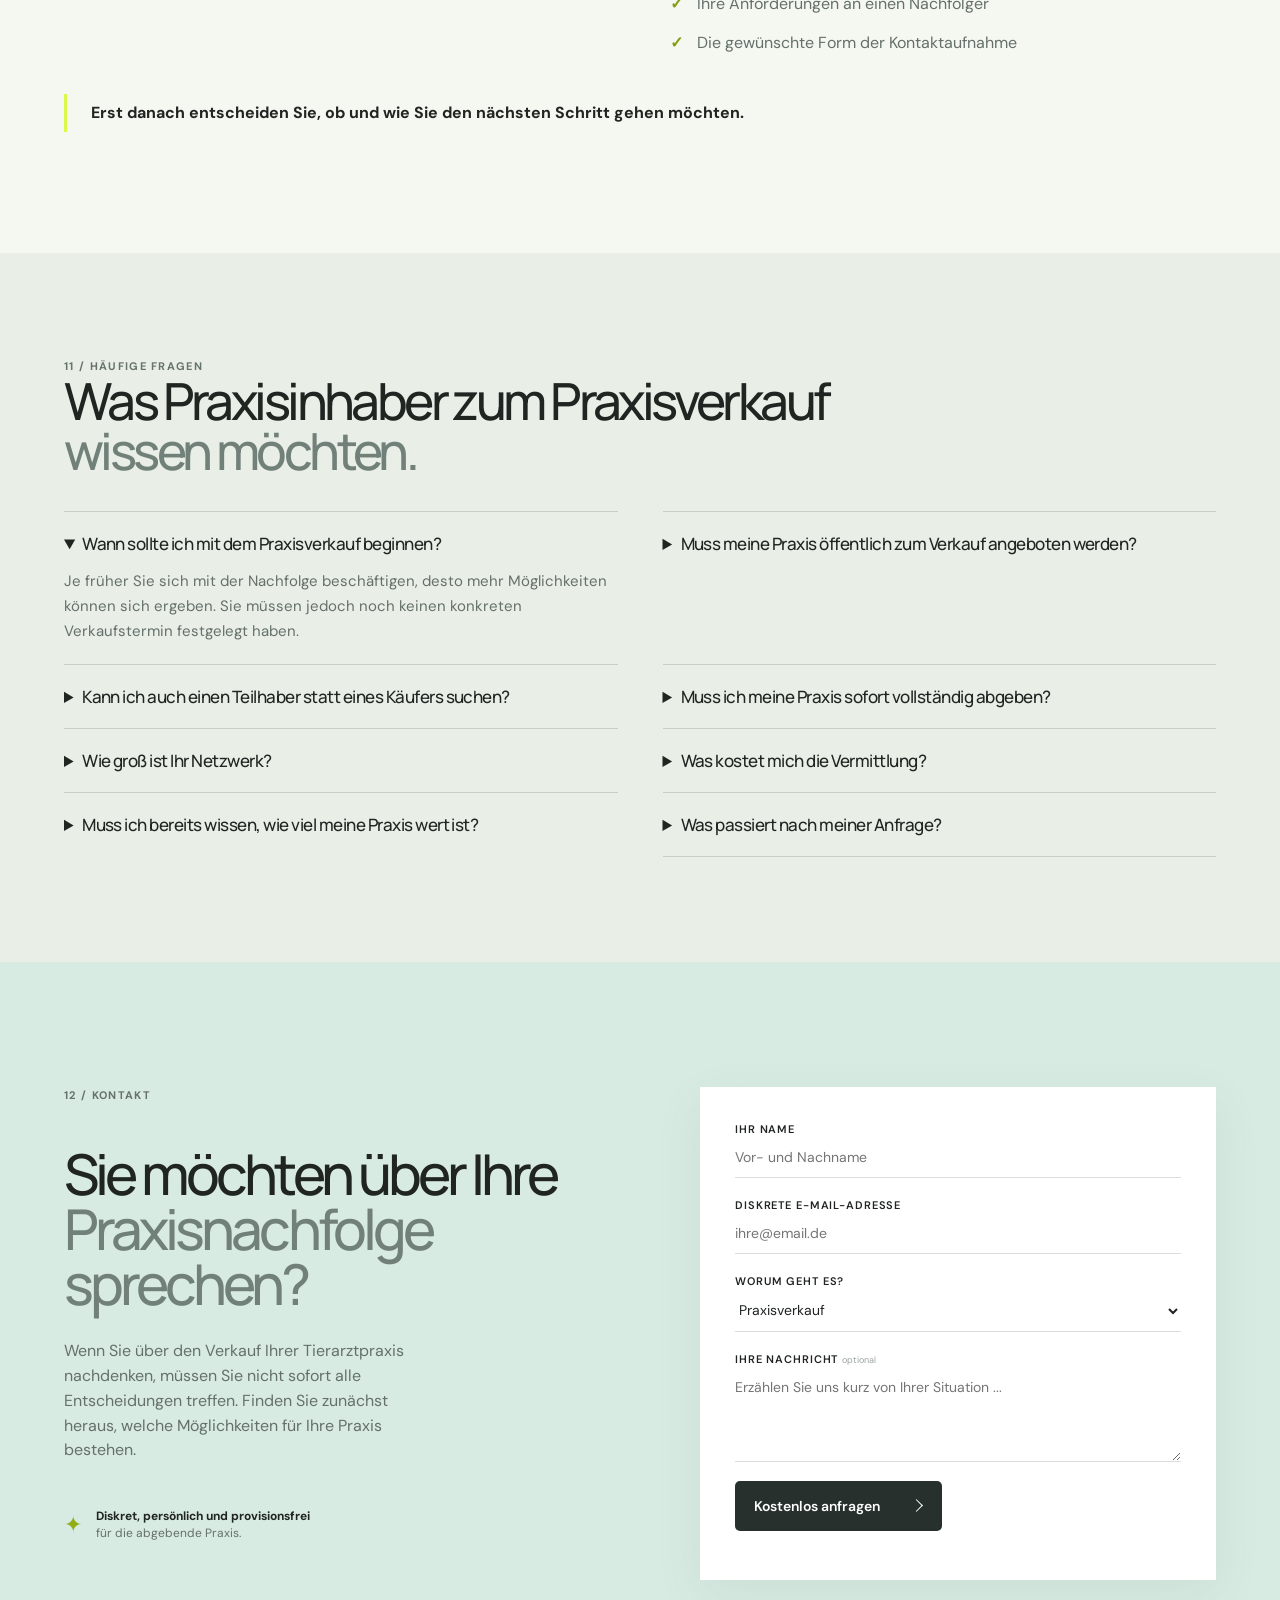
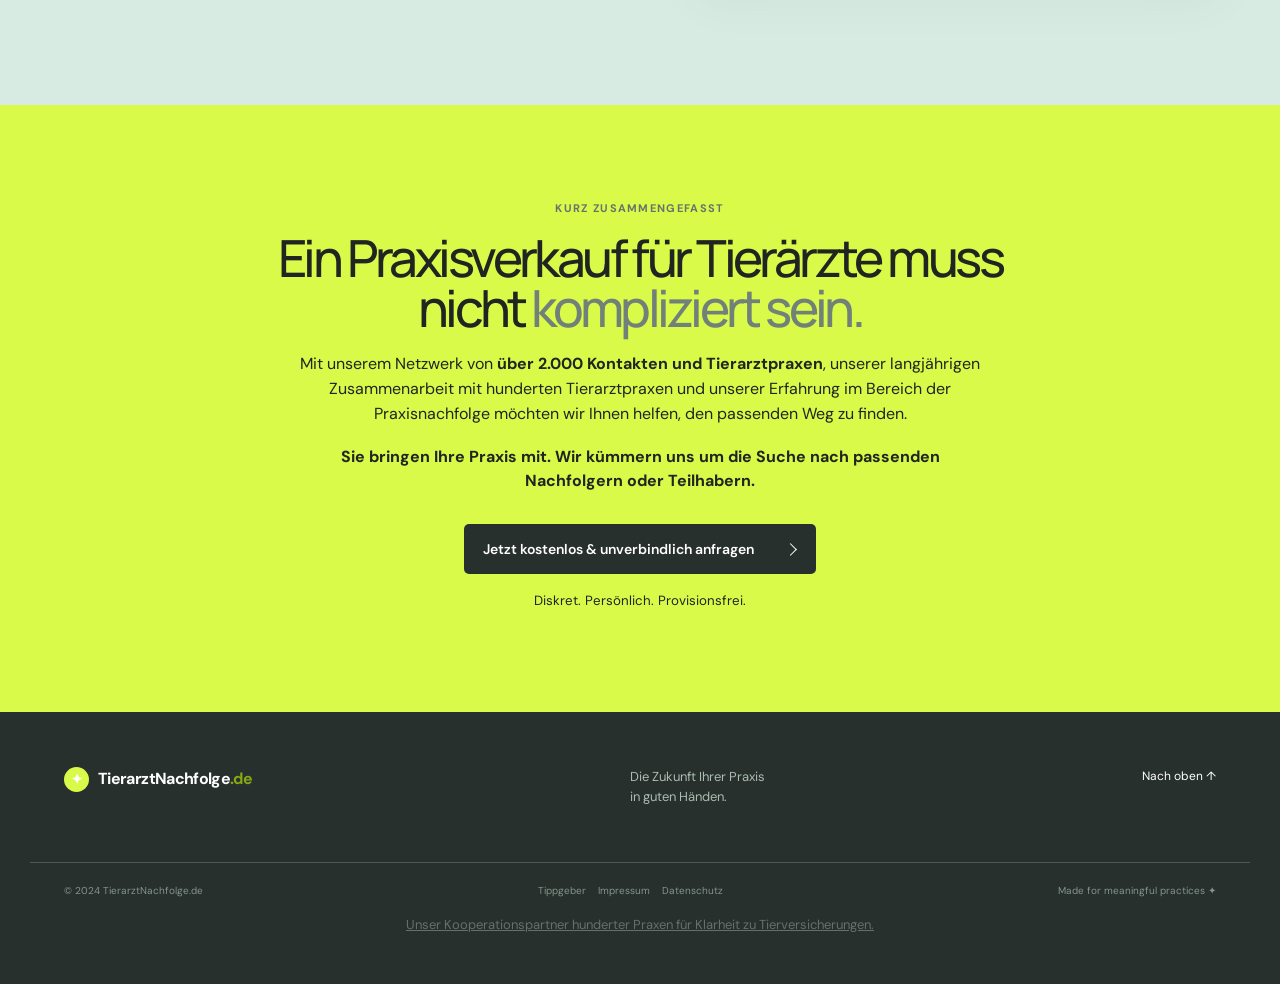
<file: praxisverkauf/index.html>
<!doctype html>
<html lang="de">
  <head>
    <meta charset="UTF-8" />
    <meta name="viewport" content="width=device-width, initial-scale=1.0" />
    <link rel="icon" type="image/png" href="../assets/logo%20tierarztnachfolge.de.png" />
    <link rel="apple-touch-icon" href="../assets/logo%20tierarztnachfolge.de.png" />
    <title>Praxisverkauf Tierarzt: Praxisnachfolge diskret gestalten | TierarztNachfolge.de</title>
    <meta name="description" content="Praxisverkauf für Tierärzte: TierarztNachfolge.de unterstützt Praxisinhaber diskret, persönlich und provisionsfrei bei der Suche nach Nachfolgern oder Teilhabern." />
    <link rel="preconnect" href="https://fonts.googleapis.com" />
    <link rel="preconnect" href="https://fonts.gstatic.com" crossorigin />
    <link href="https://fonts.googleapis.com/css2?family=DM+Sans:wght@400;500;600;700&family=Manrope:wght@400;500;600;700;800&display=swap" rel="stylesheet" />
    <link rel="stylesheet" href="../styles.css" />
  </head>
  <body class="sale-page">
    <header class="site-header">
      <a class="logo" href="../index.html#top" aria-label="TierarztNachfolge.de Startseite"><span class="logo-mark">✦</span><span>TierarztNachfolge<span class="logo-dot">.de</span></span></a>
      <button class="menu-toggle" aria-label="Menü öffnen" aria-expanded="false"><span></span><span></span></button>
      <nav class="main-nav">
        <a href="#modelle">Möglichkeiten</a><a href="#ablauf">So funktioniert's</a><a href="#faq">FAQ</a>
        <a class="nav-cta" href="#kontakt">Anfrage senden <span class="button-arrow" aria-hidden="true"></span></a>
      </nav>
    </header>

    <main id="top">
      <section class="sale-hero section-shell">
        <div>
          <div class="eyebrow"><span class="eyebrow-dot"></span> Praxisnachfolge neu gedacht</div>
          <h1>Praxisverkauf Tierarzt: <em>Was Praxisinhaber heute wissen sollten</em></h1>
          <p class="hero-lead"><strong>Ein Praxisverkauf ist für viele Tierärztinnen und Tierärzte ein wichtiger Schritt.</strong> Die eigene Praxis wurde über Jahre aufgebaut, ein Team entwickelt und ein fester Patientenstamm betreut. Wenn irgendwann der Zeitpunkt kommt, die Praxis abzugeben, soll deshalb nicht einfach irgendein Käufer gefunden werden, sondern eine passende Lösung für die Zukunft.</p>
          <div class="hero-actions"><a class="button button-dark" href="#kontakt">Kostenlos &amp; unverbindlich anfragen <span class="button-arrow" aria-hidden="true"></span></a><a class="text-link" href="#praxisverkauf">Mehr erfahren <span>↓</span></a></div>
        </div>
        <div class="sale-hero-visual" data-image-placeholder="hero-praxisbild">
          <img src="../assets/Tierarzpraxis%20Nachfolger%201.jpg" alt="Tierarztpraxis mit möglichem Nachfolger" />
        </div>
      </section>

      <section class="ticker"><div class="ticker-inner"><div class="ticker-group"><span>DISKRET</span><i>✦</i><span>PERSÖNLICH</span><i>✦</i><span>PROVISIONSFREI</span><i>✦</i><span>VERTRAUENSVOLL</span></div><div class="ticker-group" aria-hidden="true"><span>DISKRET</span><i>✦</i><span>PERSÖNLICH</span><i>✦</i><span>PROVISIONSFREI</span><i>✦</i><span>VERTRAUENSVOLL</span></div></div></section>

      <section class="sale-intro section-shell" id="praxisverkauf">
        <div class="section-kicker">01 / Der Praxisverkauf</div>
        <div class="sale-intro-grid"><div><h2>Mehr als nur einen <em>Käufer finden.</em></h2><div class="sale-photo-placeholder" data-image-placeholder="intro-praxisbild"><img src="../assets/Tierarztpraxis%20bild.jpg" alt="Einblick in eine Tierarztpraxis" /></div></div><div class="sale-copy"><p>Der Markt für Tierarztpraxen verändert sich. Neue berufliche Vorstellungen, veränderte Anforderungen an Praxisinhaber und Mitarbeiter sowie unterschiedliche Modelle der Zusammenarbeit sorgen dafür, dass eine Praxisübergabe heute auf verschiedene Arten gestaltet werden kann.</p><p><strong>TierarztNachfolge.de unterstützt Praxisinhaber dabei, diesen Prozess so einfach, diskret und unkompliziert wie möglich zu gestalten.</strong></p><p>Dabei greifen wir auf unsere Erfahrung und ein großes Netzwerk innerhalb der Tiermedizin zurück.</p><p>Wer über einen <strong>Praxisverkauf als Tierarzt</strong> nachdenkt, hat häufig zunächst eine einfache Vorstellung: einen passenden Käufer finden und die Praxis übergeben. In der Realität stellen sich jedoch viele weitere Fragen.</p><ul class="sale-list"><li>Wer könnte die Praxis übernehmen?</li><li>Passt der Interessent fachlich und persönlich?</li><li>Soll die Praxis vollständig verkauft oder zunächst ein Teilhaber aufgenommen werden?</li><li>Ist eine schrittweise Übergabe möglich?</li><li>Wie bleibt die Suche nach einem Nachfolger diskret?</li><li>Wie findet man überhaupt geeignete Interessenten?</li></ul></div></div>
      </section>

      <section class="sale-section" id="modelle"><div class="section-shell"><div class="section-kicker">02 / Der Markt verändert sich</div><h2>Welche Nachfolgemodelle können <em>interessant sein?</em></h2><p>Die klassische vollständige Übergabe an einen einzelnen jungen Kollegen ist längst nicht die einzige Möglichkeit. Welche Lösung am besten passt, hängt von der jeweiligen Praxis und den Vorstellungen des Inhabers ab.</p><div class="sale-options"><article><span>01</span><h3>Vollständige Praxisübernahme</h3><p>Ein Nachfolger übernimmt die Praxis und führt sie eigenständig weiter.</p></article><article><span>02</span><h3>Einstieg eines Teilhabers</h3><p>Ein weiterer Tierarzt steigt ein und beteiligt sich an der Praxis.</p></article><article><span>03</span><h3>Schrittweise Nachfolge</h3><p>Der bisherige Praxisinhaber bleibt zunächst tätig und übergibt die Verantwortung nach und nach.</p></article><article><span>04</span><h3>Neue Praxisstruktur</h3><p>Je nach Ausgangssituation kann eine Veränderung der bestehenden Praxisstruktur sinnvoll sein.</p></article></div><p class="sale-highlight"><strong>Ein Praxisverkauf sollte deshalb nicht ausschließlich als kurzfristiger Verkauf betrachtet werden.</strong> Es kann vielmehr darum gehen, eine passende langfristige Lösung für die Praxis zu finden.</p></div></section>

      <section class="sale-section sale-muted"><div class="section-shell sale-two-col"><div><div class="section-kicker">03 / Gute Vorbereitung</div><h2>Warum die richtige Vorbereitung <em>wichtig ist.</em></h2><p>Ein Praxisverkauf lässt sich einfacher gestalten, wenn frühzeitig über die Nachfolge gesprochen wird. Sie müssen dabei noch keinen konkreten Verkaufstermin festgelegt haben.</p><p>Vielleicht möchten Sie erst in zwei oder drei Jahren kürzertreten, zunächst einen Teilhaber aufnehmen oder wissen bereits heute, dass Sie Ihre Praxis vollständig abgeben möchten. In jedem dieser Fälle kann ein frühzeitiges Gespräch sinnvoll sein.</p></div><div class="sale-callout"><h3>Mehr Zeit schafft mehr Möglichkeiten.</h3><p>Ein passender Nachfolger muss nicht zwingend sofort übernehmen. Er kann zunächst in der Praxis arbeiten, das Team kennenlernen und anschließend schrittweise mehr Verantwortung übernehmen.</p></div></div></section>

      <section class="sale-section"><div class="section-shell sale-two-col"><div><div class="section-kicker">04 / Diskretion</div><h2>Ihre Praxis bleibt in <em>guten Händen.</em></h2><p><strong>Wie kann ich nach einem Nachfolger suchen, ohne dass sofort jeder davon erfährt?</strong></p><p>Gerade bei einer etablierten Tierarztpraxis kann eine öffentlich kommunizierte Verkaufsabsicht unnötige Unsicherheit auslösen. Deshalb setzen wir auf eine <strong>diskrete und persönliche Vorgehensweise.</strong></p><p>Ihre Praxis muss nicht öffentlich als „zu verkaufen“ erscheinen. Erst wenn es sinnvoll und von Ihnen gewünscht ist, werden konkrete Informationen an potenzielle Interessenten weitergegeben.</p></div><div class="sale-photo-placeholder tall" data-image-placeholder="discretion-praxisbild"><img src="../assets/verkauf%20Tierarztpraxis.jpg" alt="Verkauf einer Tierarztpraxis" /></div></div><div class="section-shell sale-highlight-wide"><strong>Sie entscheiden selbst, welche Informationen zu welchem Zeitpunkt weitergegeben werden.</strong></div></section>

      <section class="network-section"><div class="section-shell network-grid"><div><div class="section-kicker">05 / Unser Netzwerk</div><h2>Zugang zu vielen Kontakten <em>in der Tiermedizin.</em></h2><p>Wir verfügen über ein Netzwerk mit <strong>über 2.000 Kontakten und Tierarztpraxen</strong> und arbeiten bereits seit Jahren mit <strong>hunderten Tierarztpraxen</strong> im tiermedizinischen Umfeld zusammen.</p><p>Je nach Anforderungen der Praxis können Interessenten interessant sein, die eine bestehende Praxis übernehmen, sich als Teilhaber beteiligen, eine Praxis weiterführen oder ihre berufliche Situation verändern möchten.</p><p><strong>Entscheidend ist nicht, möglichst viele Kontakte weiterzugeben, sondern passende Interessenten zu identifizieren.</strong></p></div><div class="network-stat"><svg class="germany-map" viewBox="5 47 6.5 8" aria-hidden="true"><path transform="translate(1.75 102) scale(.65 -1)" d="M9.921906 54.983104 9.93958 54.596642 10.950112 54.363607 10.939467 54.008693 11.956252 54.196486 12.51844 54.470371 13.647467 54.075511 14.119686 53.757029 14.353315 53.248171 14.074521 52.981263 14.4376 52.62485 14.685026 52.089947 14.607098 51.745188 15.016996 51.106674 14.570718 51.002339 14.307013 51.117268 14.056228 50.926918 13.338132 50.733234 12.966837 50.484076 12.240111 50.266338 12.415191 49.969121 12.521024 49.547415 13.031329 49.307068 13.595946 48.877172 13.243357 48.416115 12.884103 48.289146 13.025851 47.637584 12.932627 47.467646 12.62076 47.672388 12.141357 47.703083 11.426414 47.523766 10.544504 47.566399 10.402084 47.302488 9.896068 47.580197 9.594226 47.525058 8.522612 47.830828 8.317301 47.61358 7.466759 47.620582 7.593676 48.333019 8.099279 49.017784 6.65823 49.201958 6.18632 49.463803 6.242751 49.902226 6.043073 50.128052 6.156658 50.803721 5.988658 51.851616 6.589397 51.852029 6.84287 52.22844 7.092053 53.144043 6.90514 53.482162 7.100425 53.693932 7.936239 53.748296 8.121706 53.527792 8.800734 54.020786 8.572118 54.395646 8.526229 54.962744 9.282049 54.830865Z" /></svg><div class="stat-number">2.000<span>+</span></div><p>Kontakte in der Tiermedizin</p><div class="stat-paw">✦</div></div></div></section>

      <section class="sale-section" id="ablauf"><div class="section-shell"><div class="section-kicker">06 / Unser Ansatz</div><h2>Wir möchten den Praxisverkauf so <em>einfach wie möglich machen.</em></h2><div class="sale-process"><article><span>01</span><h3>Sie erzählen uns von Ihrer Situation.</h3><p>Wir lernen Ihre Praxis, Ihre Vorstellungen und Ihre Wünsche kennen.</p></article><article><span>02</span><h3>Wir prüfen passende Möglichkeiten.</h3><p>Auf Basis Ihrer Angaben suchen wir in unserem Netzwerk nach geeigneten Kontakten.</p></article><article><span>03</span><h3>Wir begleiten die Kontaktanbahnung.</h3><p>Wenn ein Interessent grundsätzlich passt, kann der Kontakt diskret hergestellt werden.</p></article><article><span>04</span><h3>Sie entscheiden.</h3><p>Ob und wie es weitergeht, entscheiden selbstverständlich Sie.</p></article></div><p class="sale-highlight"><strong>Wir möchten Ihnen nicht vorschreiben, wie Sie Ihre Praxis verkaufen sollen. Wir möchten Ihnen dabei helfen, eine passende Lösung zu finden.</strong></p></div></section>

      <section class="sale-section sale-muted"><div class="section-shell sale-two-col"><div><div class="section-kicker">07 / Erfahrung</div><h2>Welche Nachfolgelösung passt zu <em>dieser Praxis?</em></h2><p>Eine Praxisnachfolge ist keine alltägliche Entscheidung. Für den Praxisinhaber ist sie häufig ein einmaliger Schritt. Wir beschäftigen uns dagegen laufend mit dem Thema Nachfolge und der Vernetzung innerhalb der Tiermedizin.</p><p>Durch unsere Erfahrung wissen wir, dass nicht jede Praxis und nicht jeder Nachfolger zusammenpassen. Deshalb beginnt ein guter Praxisverkauf nicht erst mit einem Kaufvertrag, sondern mit dieser Frage.</p></div><div class="sale-statement">Erfahrung macht<br /><em>den Prozess einfacher.</em></div></div></section>

      <section class="sale-section"><div class="section-shell sale-two-col"><div><div class="section-kicker">08 / Provisionsfrei</div><h2>Was kostet die <em>Vermittlung?</em></h2><p>Ein wichtiger Bestandteil unseres Modells:</p><p><strong>Die Vermittlung ist für die abgebende Tierarztpraxis provisionsfrei.</strong></p><p>Für die Praxis fällt keine klassische erfolgsabhängige Vermittlungsprovision für die Nachfolgesuche an. Sie können Ihre Situation zunächst unverbindlich mit uns besprechen und prüfen, ob eine Zusammenarbeit für Sie interessant ist.</p></div><div class="sale-zero"><strong>0</strong><span>€</span><p>Vermittlungsprovision<br />für die abgebende Praxis</p></div></div></section>

      <section class="sale-section sale-muted"><div class="section-shell sale-two-col"><div><div class="section-kicker">09 / Ohne Zeitdruck</div><h2>Muss eine Praxis immer sofort <em>verkauft werden?</em></h2><p><strong>Nein.</strong> Gerade bei einer langjährig bestehenden Tierarztpraxis kann eine schrittweise Lösung sinnvoll sein.</p><p>Vielleicht möchten Sie noch einige Jahre arbeiten, Ihre Arbeitszeit reduzieren oder zunächst einen Teilhaber finden und erst später vollständig ausscheiden. Eine Nachfolge kann individuell gestaltet werden.</p></div><ul class="sale-list"><li>Ihre Arbeitszeit schrittweise reduzieren</li><li>Einen jüngeren Tierarzt in die Praxis holen</li><li>Zunächst einen Teilhaber finden</li><li>Später vollständig ausscheiden</li></ul></div></section>

      <section class="sale-section"><div class="section-shell"><div class="section-kicker">10 / Der erste Schritt</div><h2>Praxisverkauf Tierarzt: So können <em>Sie starten.</em></h2><p>Der erste Schritt ist bewusst unkompliziert. Sie müssen keine umfangreichen Unterlagen vorbereiten und auch noch keinen fertigen Verkaufsplan haben.</p><div class="sale-start"><p>Füllen Sie einfach unser Formular aus und teilen Sie uns mit, was Sie sich für die Zukunft Ihrer Praxis vorstellen. Anschließend melden wir uns persönlich bei Ihnen.</p><ul class="sale-list"><li>Ihre aktuelle Situation</li><li>Den gewünschten Zeitraum</li><li>Eine vollständige Übernahme oder die Suche nach einem Teilhaber</li><li>Eine schrittweise Nachfolge</li><li>Ihre Anforderungen an einen Nachfolger</li><li>Die gewünschte Form der Kontaktaufnahme</li></ul></div><p class="sale-highlight"><strong>Erst danach entscheiden Sie, ob und wie Sie den nächsten Schritt gehen möchten.</strong></p></div></section>

      <section class="sale-section sale-muted" id="faq"><div class="section-shell"><div class="section-kicker">11 / Häufige Fragen</div><h2>Was Praxisinhaber zum Praxisverkauf <em>wissen möchten.</em></h2><div class="sale-faq"><details open><summary>Wann sollte ich mit dem Praxisverkauf beginnen?</summary><p>Je früher Sie sich mit der Nachfolge beschäftigen, desto mehr Möglichkeiten können sich ergeben. Sie müssen jedoch noch keinen konkreten Verkaufstermin festgelegt haben.</p></details><details><summary>Muss meine Praxis öffentlich zum Verkauf angeboten werden?</summary><p>Nein. Eine diskrete Nachfolgesuche ist möglich. Konkrete Informationen werden nicht automatisch öffentlich veröffentlicht.</p></details><details><summary>Kann ich auch einen Teilhaber statt eines Käufers suchen?</summary><p>Ja. Die Suche kann sich auch auf einen geeigneten Teilhaber oder eine schrittweise Nachfolgelösung konzentrieren.</p></details><details><summary>Muss ich meine Praxis sofort vollständig abgeben?</summary><p>Nein. Eine Nachfolge kann auch schrittweise gestaltet werden.</p></details><details><summary>Wie groß ist Ihr Netzwerk?</summary><p>Wir verfügen über ein Netzwerk mit über 2.000 Kontakten und Tierarztpraxen und arbeiten seit Jahren mit hunderten Praxen im tiermedizinischen Umfeld zusammen.</p></details><details><summary>Was kostet mich die Vermittlung?</summary><p>Die Vermittlung ist für die abgebende Praxis provisionsfrei.</p></details><details><summary>Muss ich bereits wissen, wie viel meine Praxis wert ist?</summary><p>Nein. Für ein erstes Gespräch müssen Sie noch keinen finalen Verkaufspreis festgelegt haben.</p></details><details><summary>Was passiert nach meiner Anfrage?</summary><p>Wir melden uns persönlich bei Ihnen und besprechen Ihre Situation. Anschließend prüfen wir gemeinsam, welche Form der Nachfolge infrage kommt.</p></details></div></div></section>

      <section class="contact-section" id="kontakt"><div class="section-shell contact-grid"><div><div class="section-kicker">12 / Kontakt</div><h2>Sie möchten über Ihre <em>Praxisnachfolge sprechen?</em></h2><p>Wenn Sie über den Verkauf Ihrer Tierarztpraxis nachdenken, müssen Sie nicht sofort alle Entscheidungen treffen. Finden Sie zunächst heraus, welche Möglichkeiten für Ihre Praxis bestehen.</p><div class="contact-note"><span>✦</span><p><strong>Diskret, persönlich und provisionsfrei</strong><br />für die abgebende Praxis.</p></div></div><form id="request-form"><label>Ihr Name<input required type="text" name="name" placeholder="Vor- und Nachname" /></label><label>Diskrete E-Mail-Adresse<input required type="email" name="email" placeholder="ihre@email.de" /></label><label>Worum geht es?<select name="topic"><option>Praxisverkauf</option><option>Nachfolger suchen</option><option>Teilhaber finden</option><option>Schrittweise Nachfolge</option><option>Erstberatung</option></select></label><label>Ihre Nachricht <span class="optional">optional</span><textarea name="message" rows="4" placeholder="Erzählen Sie uns kurz von Ihrer Situation ..."></textarea></label><button class="button button-dark" type="submit">Kostenlos anfragen <span class="button-arrow" aria-hidden="true"></span></button><p class="form-status" aria-live="polite"></p></form></div></section>

      <section class="sale-final"><div class="section-shell"><div class="section-kicker">Kurz zusammengefasst</div><h2>Ein Praxisverkauf für Tierärzte muss nicht <em>kompliziert sein.</em></h2><p>Mit unserem Netzwerk von <strong>über 2.000 Kontakten und Tierarztpraxen</strong>, unserer langjährigen Zusammenarbeit mit hunderten Tierarztpraxen und unserer Erfahrung im Bereich der Praxisnachfolge möchten wir Ihnen helfen, den passenden Weg zu finden.</p><p><strong>Sie bringen Ihre Praxis mit. Wir kümmern uns um die Suche nach passenden Nachfolgern oder Teilhabern.</strong></p><a class="button button-dark" href="#kontakt">Jetzt kostenlos &amp; unverbindlich anfragen <span class="button-arrow" aria-hidden="true"></span></a><small>Diskret. Persönlich. Provisionsfrei.</small></div></section>
    </main>
    <footer class="site-footer"><div class="section-shell footer-top"><a class="logo" href="../index.html#top"><span class="logo-mark">✦</span><span>TierarztNachfolge<span class="logo-dot">.de</span></span></a><p>Die Zukunft Ihrer Praxis<br />in guten Händen.</p><a class="back-top" href="#top">Nach oben ↑</a></div><div class="section-shell footer-bottom"><span>© 2024 TierarztNachfolge.de</span><span><a href="../tippgeber">Tippgeber</a> &nbsp;&nbsp; <a href="../impressum.html">Impressum</a> &nbsp;&nbsp; <a href="../datenschutz.html">Datenschutz</a></span><span>Made for meaningful practices ✦</span></div><div class="section-shell footer-partner"><a href="https://tierversicherungenvergleiche.de/">Unser Kooperationspartner hunderter Praxen für Klarheit zu Tierversicherungen.</a></div></footer>
    <script src="../script.js"></script>
  </body>
</html>
</file>
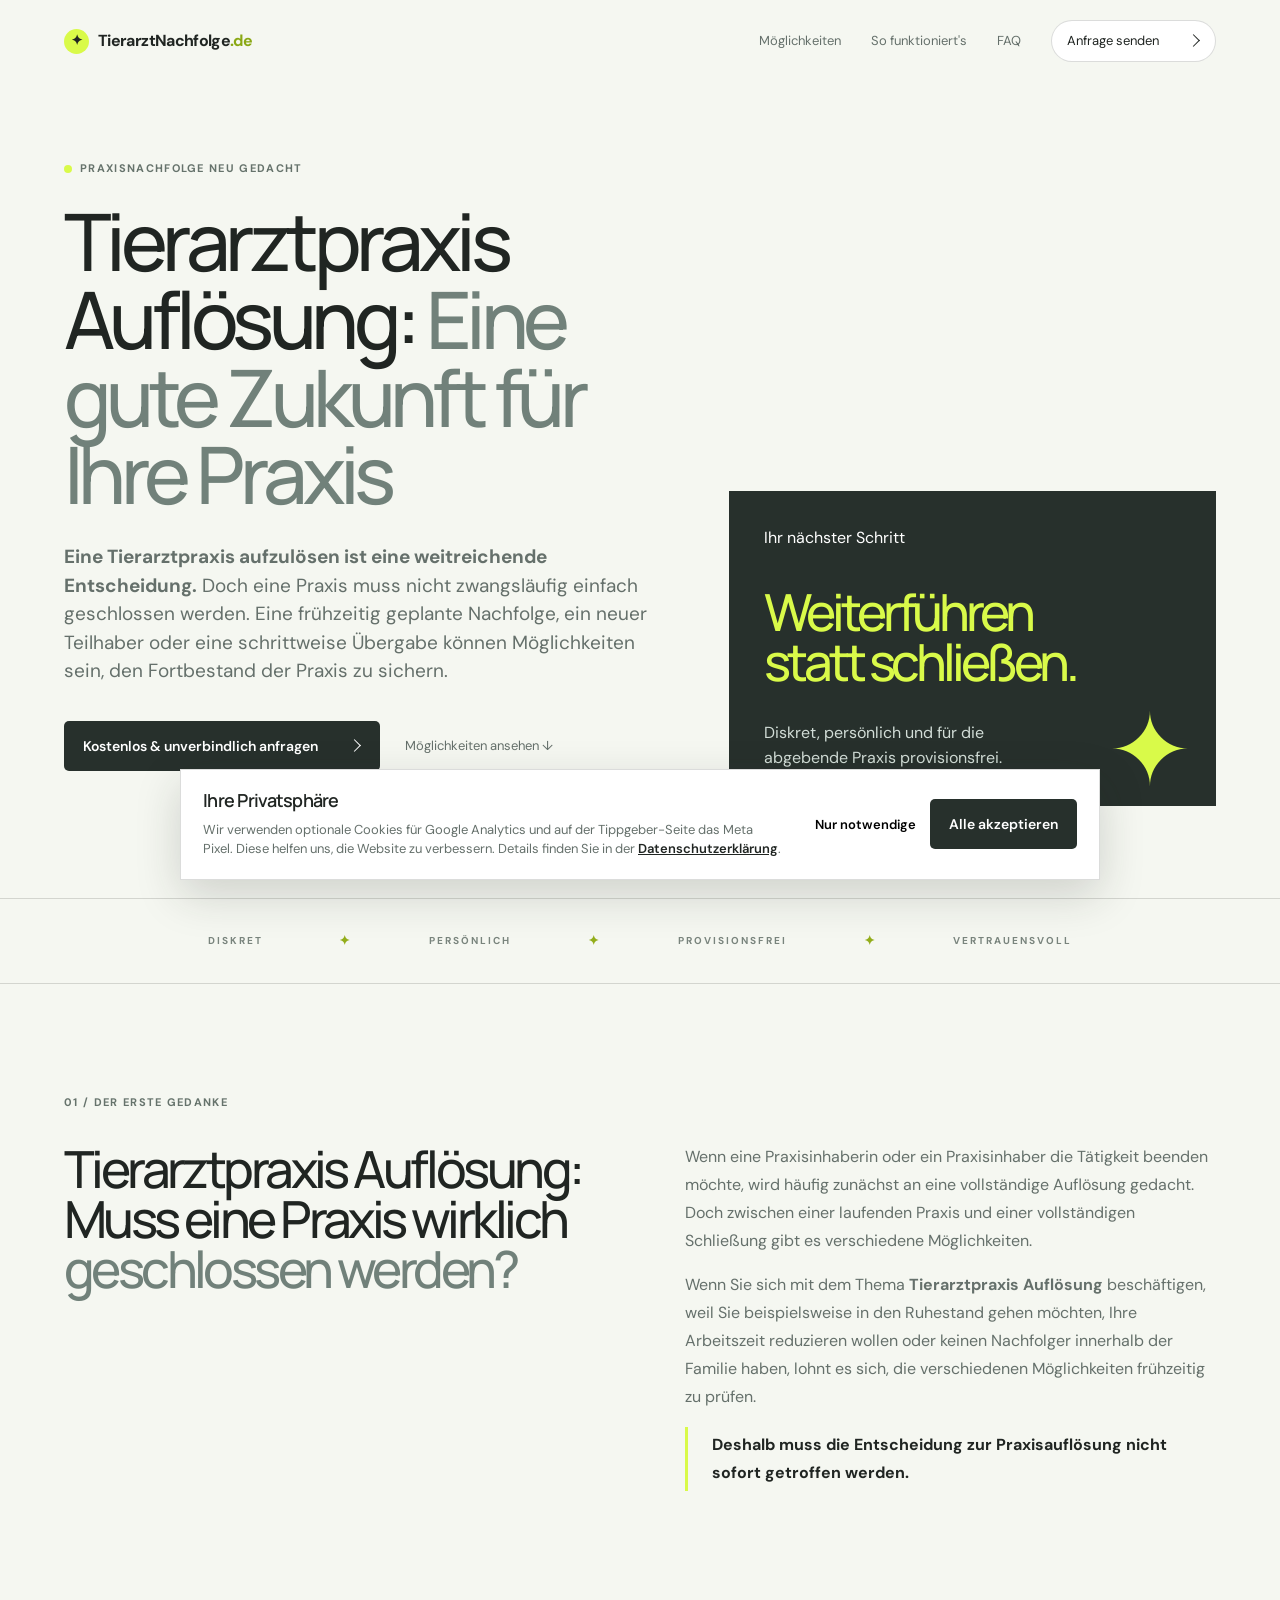
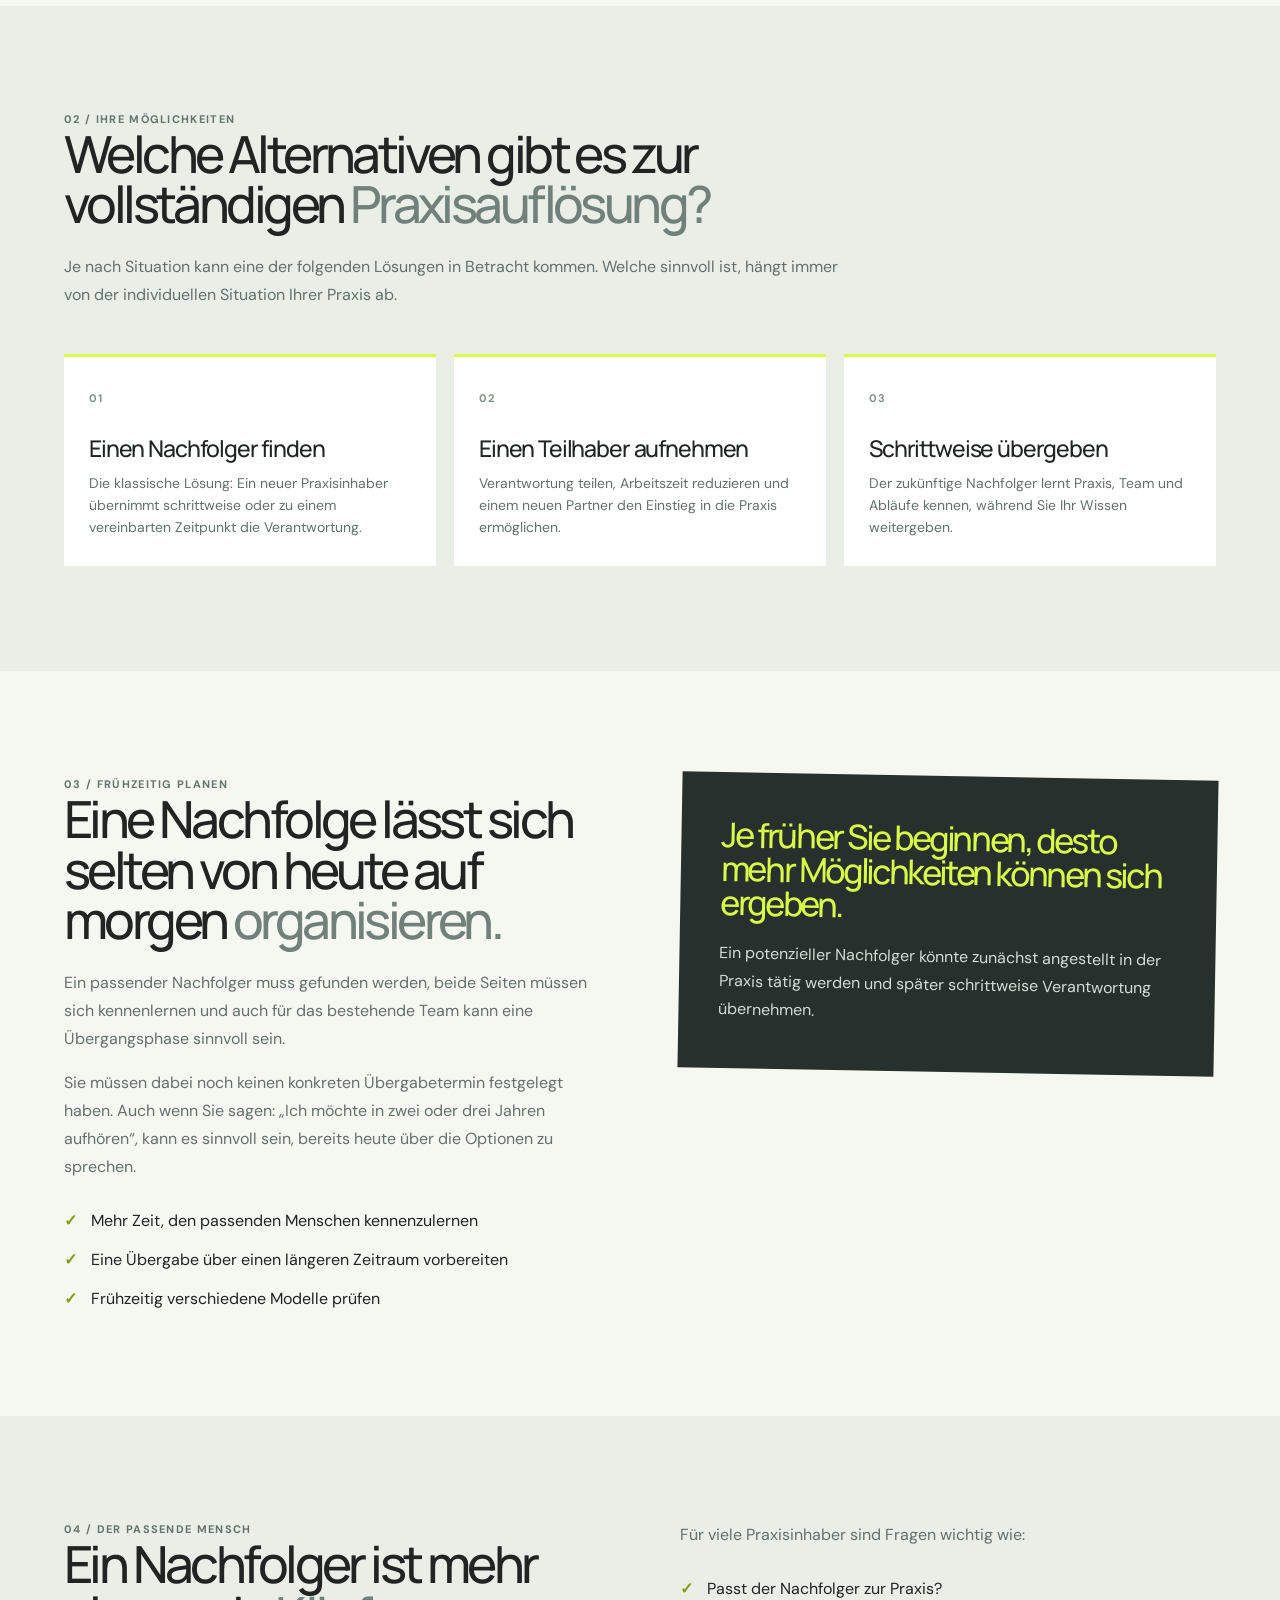
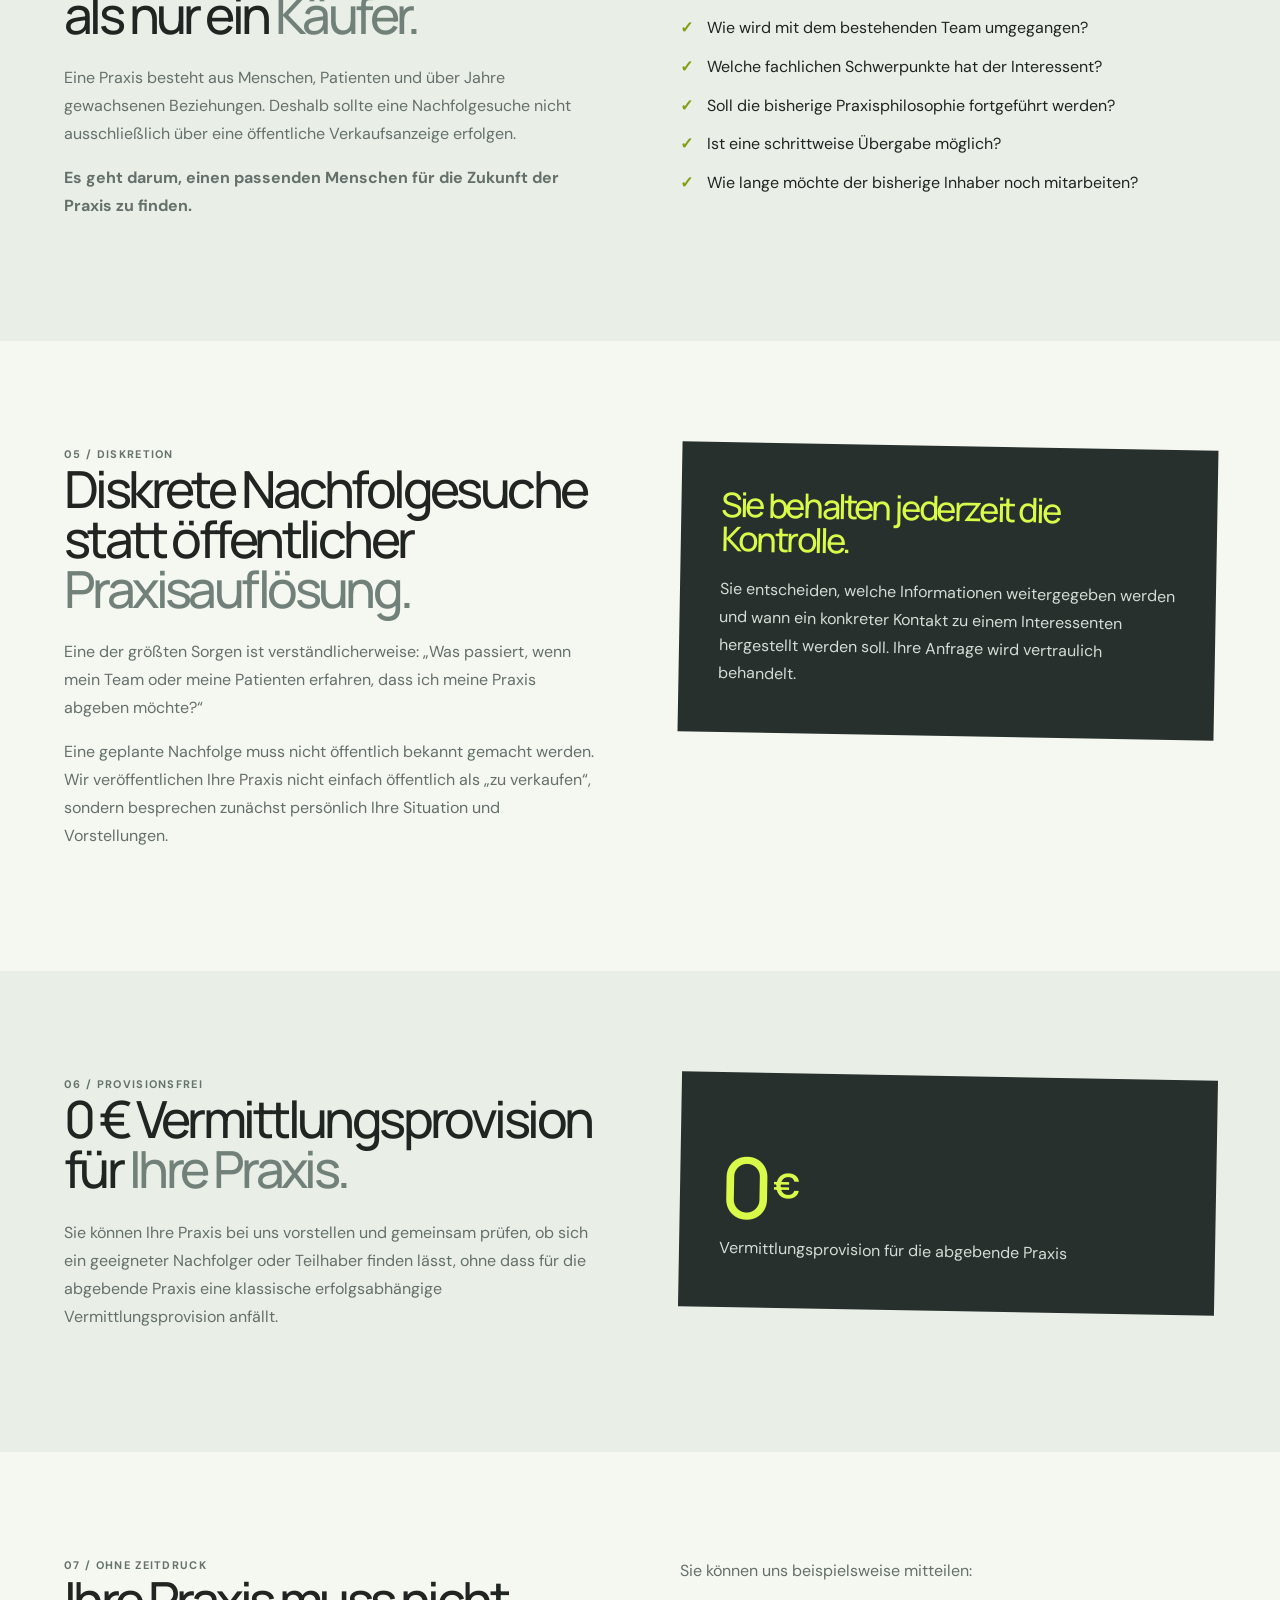
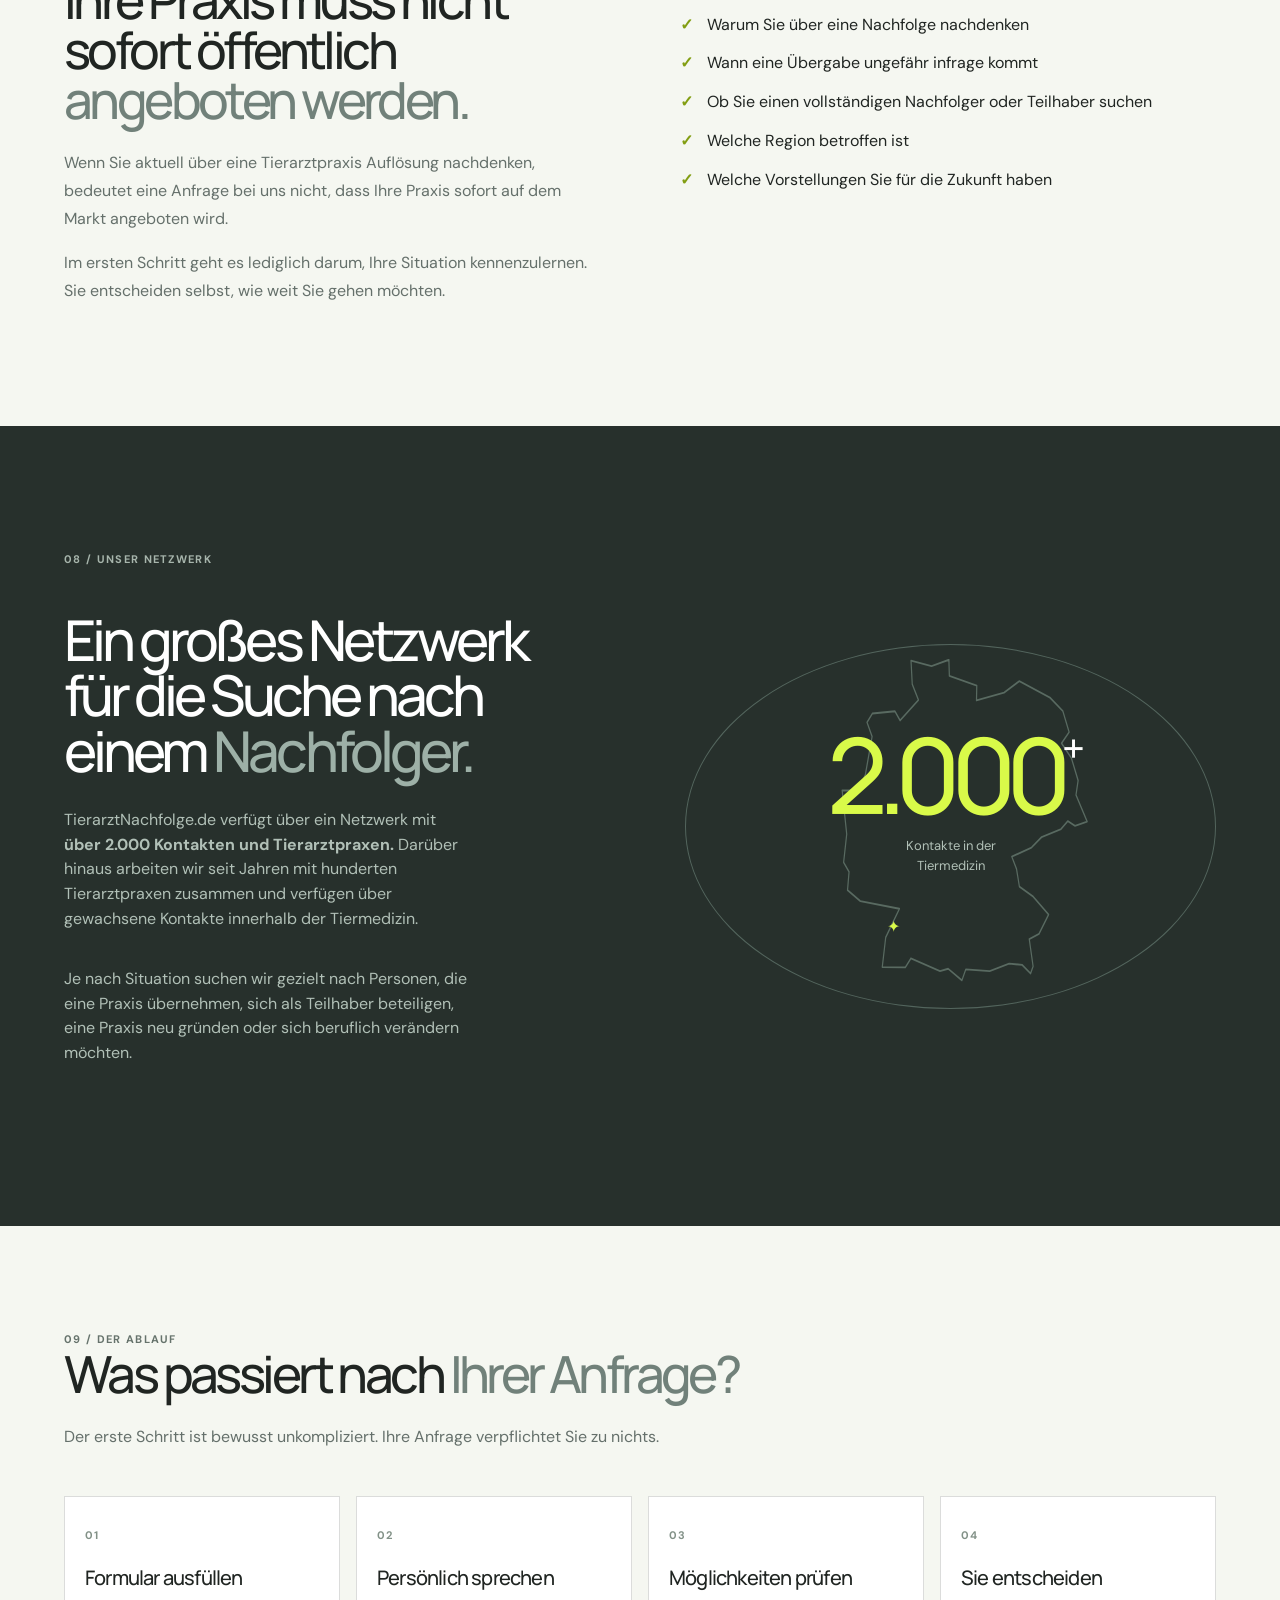
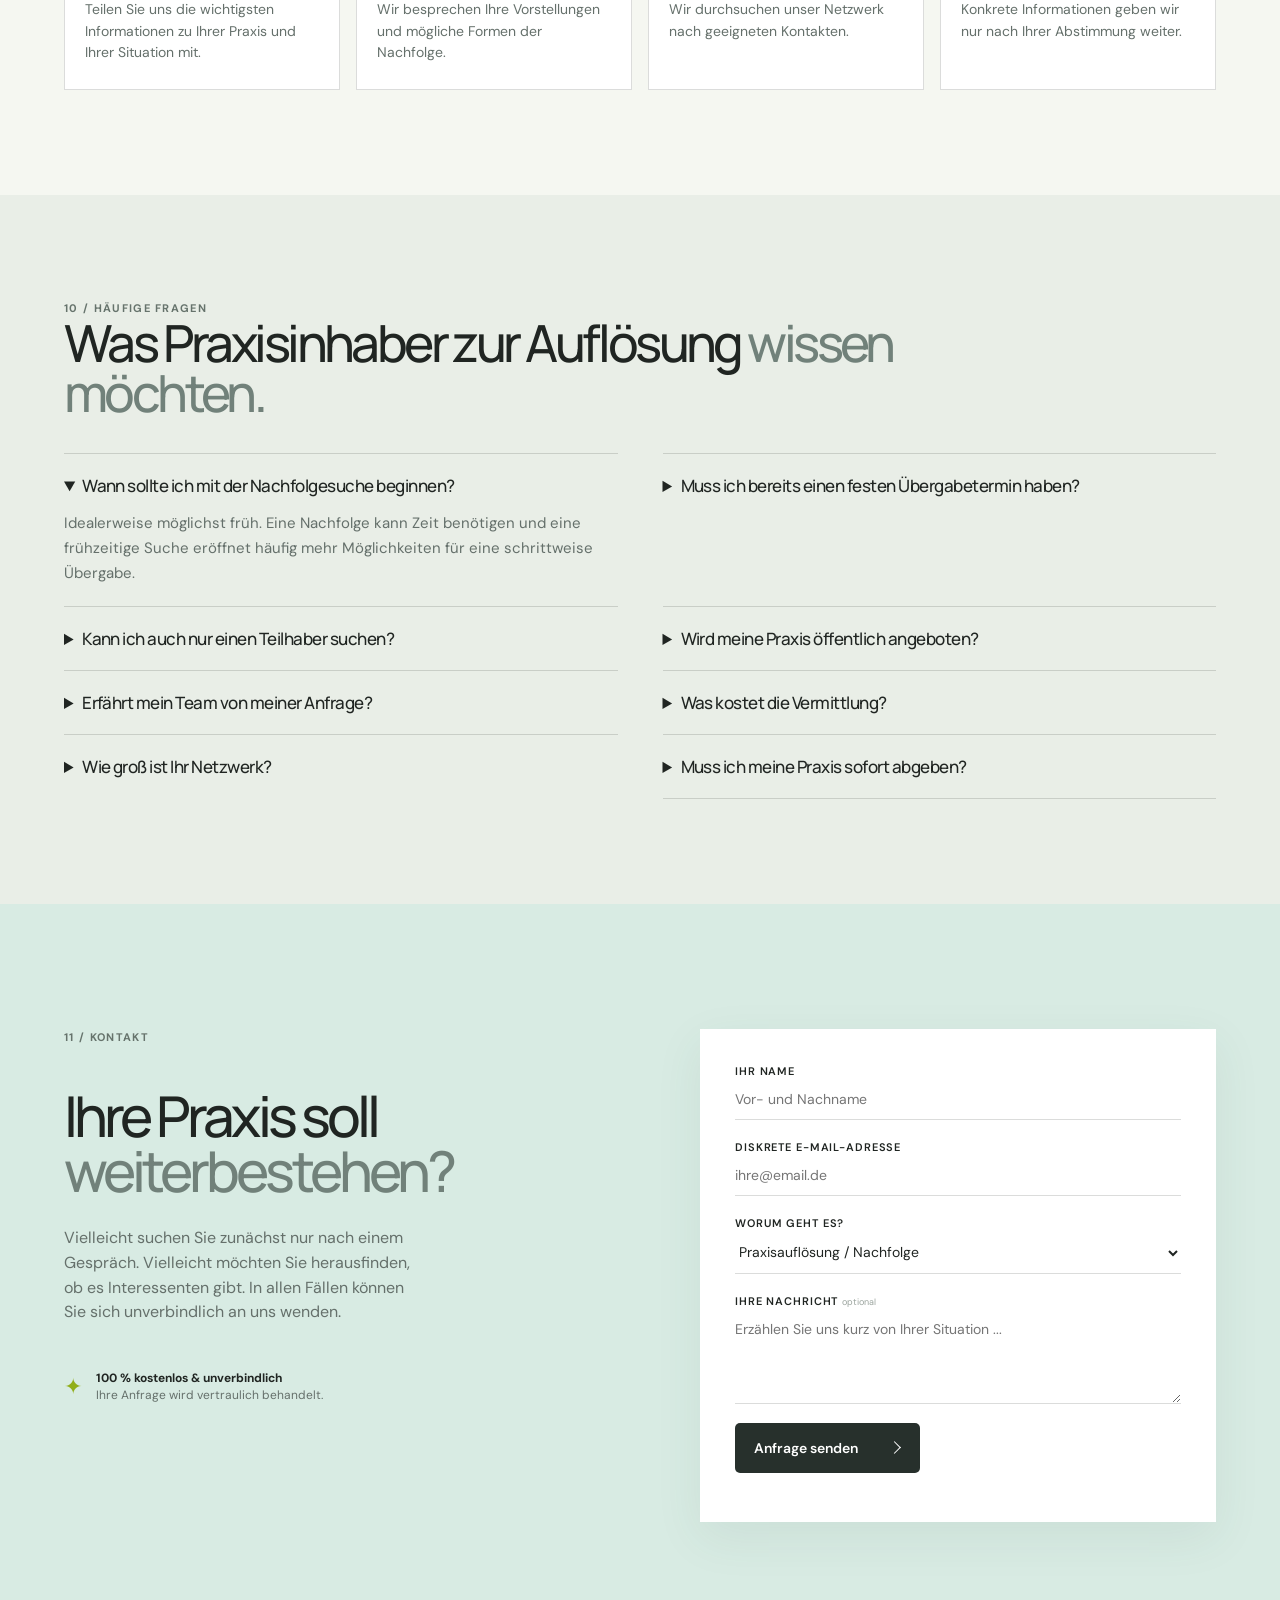
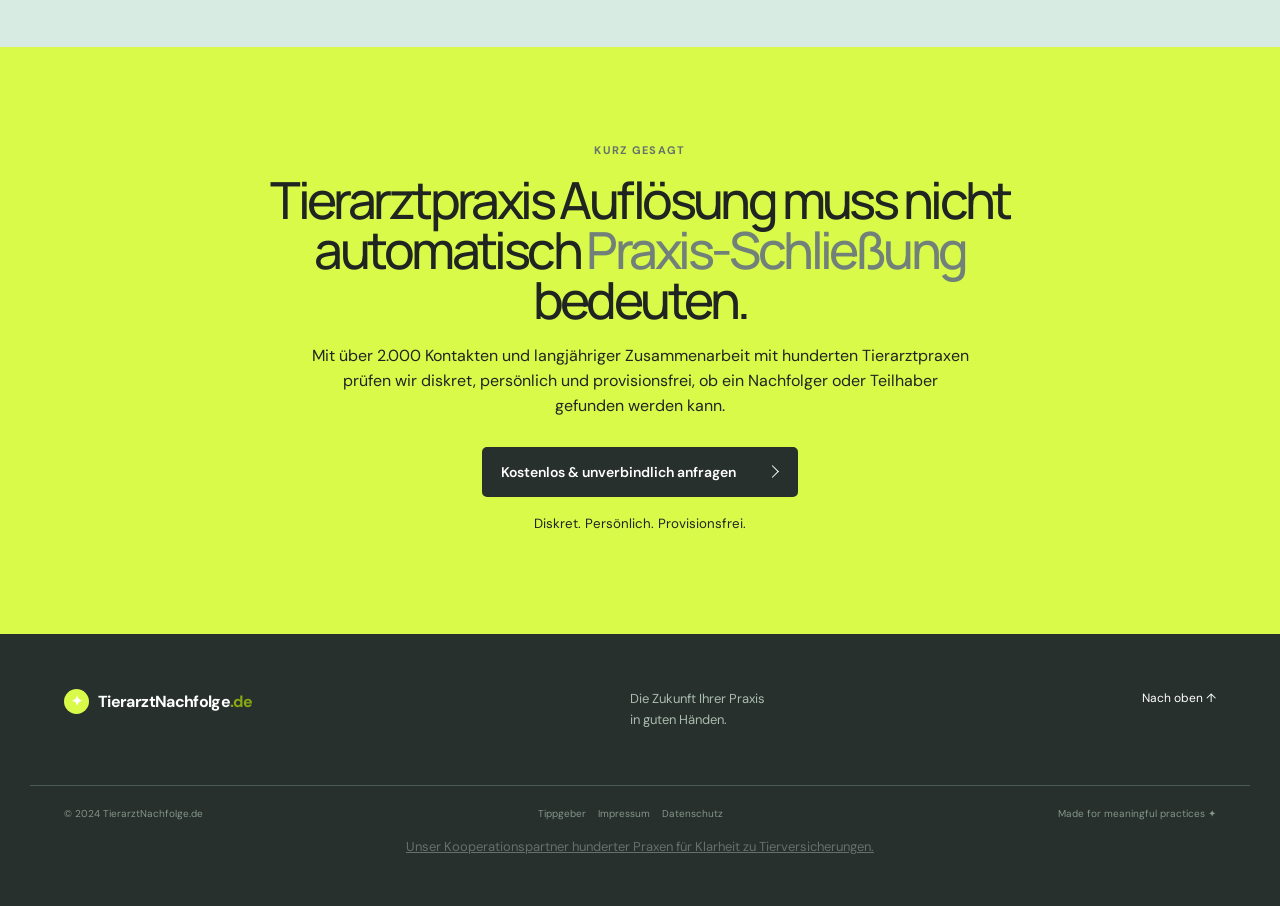
<file: tierarztpraxis-aufloesung/index.html>
<!doctype html>
<html lang="de">
  <head>
    <meta charset="UTF-8" />
    <meta name="viewport" content="width=device-width, initial-scale=1.0" />
    <link rel="icon" type="image/png" href="../assets/logo%20tierarztnachfolge.de.png" />
    <link rel="apple-touch-icon" href="../assets/logo%20tierarztnachfolge.de.png" />
    <title>Tierarztpraxis Auflösung: Eine gute Zukunft für Ihre Praxis | TierarztNachfolge.de</title>
    <meta name="description" content="Tierarztpraxis Auflösung muss nicht Praxis-Schließung bedeuten. TierarztNachfolge.de unterstützt Praxisinhaber diskret, persönlich und provisionsfrei bei der Nachfolge." />
    <link rel="preconnect" href="https://fonts.googleapis.com" />
    <link rel="preconnect" href="https://fonts.gstatic.com" crossorigin />
    <link href="https://fonts.googleapis.com/css2?family=DM+Sans:wght@400;500;600;700&family=Manrope:wght@400;500;600;700;800&display=swap" rel="stylesheet" />
    <link rel="stylesheet" href="../styles.css" />
  </head>
  <body class="dissolution-page">
    <header class="site-header">
      <a class="logo" href="../index.html#top" aria-label="TierarztNachfolge.de Startseite"><span class="logo-mark">✦</span><span>TierarztNachfolge<span class="logo-dot">.de</span></span></a>
      <button class="menu-toggle" aria-label="Menü öffnen" aria-expanded="false"><span></span><span></span></button>
      <nav class="main-nav">
        <a href="#moeglichkeiten">Möglichkeiten</a><a href="#ablauf">So funktioniert's</a><a href="#faq">FAQ</a>
        <a class="nav-cta" href="#kontakt">Anfrage senden <span class="button-arrow" aria-hidden="true"></span></a>
      </nav>
    </header>

    <main id="top">
      <section class="dissolution-hero section-shell">
        <div>
          <div class="eyebrow"><span class="eyebrow-dot"></span> Praxisnachfolge neu gedacht</div>
          <h1>Tierarztpraxis Auflösung: <em>Eine gute Zukunft für Ihre Praxis</em></h1>
          <p class="hero-lead"><strong>Eine Tierarztpraxis aufzulösen ist eine weitreichende Entscheidung.</strong> Doch eine Praxis muss nicht zwangsläufig einfach geschlossen werden. Eine frühzeitig geplante Nachfolge, ein neuer Teilhaber oder eine schrittweise Übergabe können Möglichkeiten sein, den Fortbestand der Praxis zu sichern.</p>
          <div class="hero-actions"><a class="button button-dark" href="#kontakt">Kostenlos &amp; unverbindlich anfragen <span class="button-arrow" aria-hidden="true"></span></a><a class="text-link" href="#moeglichkeiten">Möglichkeiten ansehen <span>↓</span></a></div>
        </div>
        <div class="dissolution-hero-side"><span>Ihr nächster Schritt</span><strong>Weiterführen<br />statt schließen.</strong><p>Diskret, persönlich und für die abgebende Praxis provisionsfrei.</p></div>
      </section>

      <section class="ticker"><div class="ticker-inner"><div class="ticker-group"><span>DISKRET</span><i>✦</i><span>PERSÖNLICH</span><i>✦</i><span>PROVISIONSFREI</span><i>✦</i><span>VERTRAUENSVOLL</span></div><div class="ticker-group" aria-hidden="true"><span>DISKRET</span><i>✦</i><span>PERSÖNLICH</span><i>✦</i><span>PROVISIONSFREI</span><i>✦</i><span>VERTRAUENSVOLL</span></div></div></section>

      <section class="dissolution-intro section-shell">
        <div class="section-kicker">01 / Der erste Gedanke</div>
        <div class="dissolution-intro-grid">
          <h2>Tierarztpraxis Auflösung: Muss eine Praxis wirklich <em>geschlossen werden?</em></h2>
          <div class="dissolution-copy"><p>Wenn eine Praxisinhaberin oder ein Praxisinhaber die Tätigkeit beenden möchte, wird häufig zunächst an eine vollständige Auflösung gedacht. Doch zwischen einer laufenden Praxis und einer vollständigen Schließung gibt es verschiedene Möglichkeiten.</p><p>Wenn Sie sich mit dem Thema <strong>Tierarztpraxis Auflösung</strong> beschäftigen, weil Sie beispielsweise in den Ruhestand gehen möchten, Ihre Arbeitszeit reduzieren wollen oder keinen Nachfolger innerhalb der Familie haben, lohnt es sich, die verschiedenen Möglichkeiten frühzeitig zu prüfen.</p><p class="dissolution-highlight">Deshalb muss die Entscheidung zur Praxisauflösung nicht sofort getroffen werden.</p></div>
        </div>
      </section>

      <section class="dissolution-section" id="moeglichkeiten"><div class="section-shell"><div class="section-kicker">02 / Ihre Möglichkeiten</div><h2>Welche Alternativen gibt es zur vollständigen <em>Praxisauflösung?</em></h2><p>Je nach Situation kann eine der folgenden Lösungen in Betracht kommen. Welche sinnvoll ist, hängt immer von der individuellen Situation Ihrer Praxis ab.</p><div class="dissolution-options"><article class="dissolution-option"><span>01</span><h3>Einen Nachfolger finden</h3><p>Die klassische Lösung: Ein neuer Praxisinhaber übernimmt schrittweise oder zu einem vereinbarten Zeitpunkt die Verantwortung.</p></article><article class="dissolution-option"><span>02</span><h3>Einen Teilhaber aufnehmen</h3><p>Verantwortung teilen, Arbeitszeit reduzieren und einem neuen Partner den Einstieg in die Praxis ermöglichen.</p></article><article class="dissolution-option"><span>03</span><h3>Schrittweise übergeben</h3><p>Der zukünftige Nachfolger lernt Praxis, Team und Abläufe kennen, während Sie Ihr Wissen weitergeben.</p></article></div></div></section>

      <section class="dissolution-section"><div class="section-shell dissolution-two-col"><div><div class="section-kicker">03 / Frühzeitig planen</div><h2>Eine Nachfolge lässt sich selten von heute auf morgen <em>organisieren.</em></h2><p>Ein passender Nachfolger muss gefunden werden, beide Seiten müssen sich kennenlernen und auch für das bestehende Team kann eine Übergangsphase sinnvoll sein.</p><p>Sie müssen dabei noch keinen konkreten Übergabetermin festgelegt haben. Auch wenn Sie sagen: „Ich möchte in zwei oder drei Jahren aufhören“, kann es sinnvoll sein, bereits heute über die Optionen zu sprechen.</p><ul class="dissolution-list"><li>Mehr Zeit, den passenden Menschen kennenzulernen</li><li>Eine Übergabe über einen längeren Zeitraum vorbereiten</li><li>Frühzeitig verschiedene Modelle prüfen</li></ul></div><div class="dissolution-callout"><h3>Je früher Sie beginnen, desto mehr Möglichkeiten können sich ergeben.</h3><p>Ein potenzieller Nachfolger könnte zunächst angestellt in der Praxis tätig werden und später schrittweise Verantwortung übernehmen.</p></div></div></section>

      <section class="dissolution-section"><div class="section-shell dissolution-two-col"><div><div class="section-kicker">04 / Der passende Mensch</div><h2>Ein Nachfolger ist mehr als nur ein <em>Käufer.</em></h2><p>Eine Praxis besteht aus Menschen, Patienten und über Jahre gewachsenen Beziehungen. Deshalb sollte eine Nachfolgesuche nicht ausschließlich über eine öffentliche Verkaufsanzeige erfolgen.</p><p><strong>Es geht darum, einen passenden Menschen für die Zukunft der Praxis zu finden.</strong></p></div><div><p>Für viele Praxisinhaber sind Fragen wichtig wie:</p><ul class="dissolution-list"><li>Passt der Nachfolger zur Praxis?</li><li>Wie wird mit dem bestehenden Team umgegangen?</li><li>Welche fachlichen Schwerpunkte hat der Interessent?</li><li>Soll die bisherige Praxisphilosophie fortgeführt werden?</li><li>Ist eine schrittweise Übergabe möglich?</li><li>Wie lange möchte der bisherige Inhaber noch mitarbeiten?</li></ul></div></div></section>

      <section class="dissolution-section"><div class="section-shell dissolution-two-col"><div><div class="section-kicker">05 / Diskretion</div><h2>Diskrete Nachfolgesuche statt öffentlicher <em>Praxisauflösung.</em></h2><p>Eine der größten Sorgen ist verständlicherweise: „Was passiert, wenn mein Team oder meine Patienten erfahren, dass ich meine Praxis abgeben möchte?“</p><p>Eine geplante Nachfolge muss nicht öffentlich bekannt gemacht werden. Wir veröffentlichen Ihre Praxis nicht einfach öffentlich als „zu verkaufen“, sondern besprechen zunächst persönlich Ihre Situation und Vorstellungen.</p></div><div class="dissolution-callout"><h3>Sie behalten jederzeit die Kontrolle.</h3><p>Sie entscheiden, welche Informationen weitergegeben werden und wann ein konkreter Kontakt zu einem Interessenten hergestellt werden soll. Ihre Anfrage wird vertraulich behandelt.</p></div></div></section>

      <section class="dissolution-section"><div class="section-shell dissolution-two-col"><div><div class="section-kicker">06 / Provisionsfrei</div><h2>0 € Vermittlungsprovision für <em>Ihre Praxis.</em></h2><p>Sie können Ihre Praxis bei uns vorstellen und gemeinsam prüfen, ob sich ein geeigneter Nachfolger oder Teilhaber finden lässt, ohne dass für die abgebende Praxis eine klassische erfolgsabhängige Vermittlungsprovision anfällt.</p></div><div class="dissolution-callout"><div class="dissolution-zero"><strong>0</strong><span>€</span></div><p>Vermittlungsprovision für die abgebende Praxis</p></div></div></section>

      <section class="dissolution-section"><div class="section-shell dissolution-two-col"><div><div class="section-kicker">07 / Ohne Zeitdruck</div><h2>Ihre Praxis muss nicht sofort öffentlich <em>angeboten werden.</em></h2><p>Wenn Sie aktuell über eine Tierarztpraxis Auflösung nachdenken, bedeutet eine Anfrage bei uns nicht, dass Ihre Praxis sofort auf dem Markt angeboten wird.</p><p>Im ersten Schritt geht es lediglich darum, Ihre Situation kennenzulernen. Sie entscheiden selbst, wie weit Sie gehen möchten.</p></div><div><p>Sie können uns beispielsweise mitteilen:</p><ul class="dissolution-list"><li>Warum Sie über eine Nachfolge nachdenken</li><li>Wann eine Übergabe ungefähr infrage kommt</li><li>Ob Sie einen vollständigen Nachfolger oder Teilhaber suchen</li><li>Welche Region betroffen ist</li><li>Welche Vorstellungen Sie für die Zukunft haben</li></ul></div></div></section>

      <section class="network-section"><div class="section-shell network-grid"><div><div class="section-kicker">08 / Unser Netzwerk</div><h2>Ein großes Netzwerk für die Suche nach einem <em>Nachfolger.</em></h2><p>TierarztNachfolge.de verfügt über ein Netzwerk mit <strong>über 2.000 Kontakten und Tierarztpraxen.</strong> Darüber hinaus arbeiten wir seit Jahren mit hunderten Tierarztpraxen zusammen und verfügen über gewachsene Kontakte innerhalb der Tiermedizin.</p><p>Je nach Situation suchen wir gezielt nach Personen, die eine Praxis übernehmen, sich als Teilhaber beteiligen, eine Praxis neu gründen oder sich beruflich verändern möchten.</p></div><div class="network-stat"><svg class="germany-map" viewBox="5 47 6.5 8" aria-hidden="true"><path transform="translate(1.75 102) scale(.65 -1)" d="M9.921906 54.983104 9.93958 54.596642 10.950112 54.363607 10.939467 54.008693 11.956252 54.196486 12.51844 54.470371 13.647467 54.075511 14.119686 53.757029 14.353315 53.248171 14.074521 52.981263 14.4376 52.62485 14.685026 52.089947 14.607098 51.745188 15.016996 51.106674 14.570718 51.002339 14.307013 51.117268 14.056228 50.926918 13.338132 50.733234 12.966837 50.484076 12.240111 50.266338 12.415191 49.969121 12.521024 49.547415 13.031329 49.307068 13.595946 48.877172 13.243357 48.416115 12.884103 48.289146 13.025851 47.637584 12.932627 47.467646 12.62076 47.672388 12.141357 47.703083 11.426414 47.523766 10.544504 47.566399 10.402084 47.302488 9.896068 47.580197 9.594226 47.525058 8.522612 47.830828 8.317301 47.61358 7.466759 47.620582 7.593676 48.333019 8.099279 49.017784 6.65823 49.201958 6.18632 49.463803 6.242751 49.902226 6.043073 50.128052 6.156658 50.803721 5.988658 51.851616 6.589397 51.852029 6.84287 52.22844 7.092053 53.144043 6.90514 53.482162 7.100425 53.693932 7.936239 53.748296 8.121706 53.527792 8.800734 54.020786 8.572118 54.395646 8.526229 54.962744 9.282049 54.830865Z" /></svg><div class="stat-number">2.000<span>+</span></div><p>Kontakte in der Tiermedizin</p><div class="stat-paw">✦</div></div></div></section>

      <section class="dissolution-section" id="ablauf"><div class="section-shell"><div class="section-kicker">09 / Der Ablauf</div><h2>Was passiert nach <em>Ihrer Anfrage?</em></h2><p>Der erste Schritt ist bewusst unkompliziert. Ihre Anfrage verpflichtet Sie zu nichts.</p><div class="dissolution-process"><article><span>01</span><h3>Formular ausfüllen</h3><p>Teilen Sie uns die wichtigsten Informationen zu Ihrer Praxis und Ihrer Situation mit.</p></article><article><span>02</span><h3>Persönlich sprechen</h3><p>Wir besprechen Ihre Vorstellungen und mögliche Formen der Nachfolge.</p></article><article><span>03</span><h3>Möglichkeiten prüfen</h3><p>Wir durchsuchen unser Netzwerk nach geeigneten Kontakten.</p></article><article><span>04</span><h3>Sie entscheiden</h3><p>Konkrete Informationen geben wir nur nach Ihrer Abstimmung weiter.</p></article></div></div></section>

      <section class="dissolution-section" id="faq"><div class="section-shell"><div class="section-kicker">10 / Häufige Fragen</div><h2>Was Praxisinhaber zur Auflösung <em>wissen möchten.</em></h2><div class="dissolution-faq"><details open><summary>Wann sollte ich mit der Nachfolgesuche beginnen?</summary><p>Idealerweise möglichst früh. Eine Nachfolge kann Zeit benötigen und eine frühzeitige Suche eröffnet häufig mehr Möglichkeiten für eine schrittweise Übergabe.</p></details><details><summary>Muss ich bereits einen festen Übergabetermin haben?</summary><p>Nein. Sie können sich auch dann an uns wenden, wenn Ihre Überlegungen noch nicht abgeschlossen sind.</p></details><details><summary>Kann ich auch nur einen Teilhaber suchen?</summary><p>Ja. Eine Teilhaberschaft kann eine Alternative zur sofortigen vollständigen Praxisübergabe darstellen.</p></details><details><summary>Wird meine Praxis öffentlich angeboten?</summary><p>Nein, eine öffentliche Verkaufsanzeige ist nicht erforderlich. Die Nachfolgesuche kann diskret erfolgen.</p></details><details><summary>Erfährt mein Team von meiner Anfrage?</summary><p>Ihre Anfrage wird vertraulich behandelt. Konkrete Informationen werden nicht ohne vorherige Abstimmung weitergegeben.</p></details><details><summary>Was kostet die Vermittlung?</summary><p>Die Vermittlung ist für die abgebende Praxis provisionsfrei.</p></details><details><summary>Wie groß ist Ihr Netzwerk?</summary><p>Wir verfügen über ein Netzwerk mit über 2.000 Kontakten und Tierarztpraxen und arbeiten seit Jahren mit hunderten Praxen im tiermedizinischen Umfeld zusammen.</p></details><details><summary>Muss ich meine Praxis sofort abgeben?</summary><p>Nein. Eine Anfrage verpflichtet Sie zu nichts. Zunächst geht es darum, Ihre Situation und Ihre Möglichkeiten kennenzulernen.</p></details></div></div></section>

      <section class="contact-section" id="kontakt"><div class="section-shell contact-grid"><div><div class="section-kicker">11 / Kontakt</div><h2>Ihre Praxis soll <em>weiterbestehen?</em></h2><p>Vielleicht suchen Sie zunächst nur nach einem Gespräch. Vielleicht möchten Sie herausfinden, ob es Interessenten gibt. In allen Fällen können Sie sich unverbindlich an uns wenden.</p><div class="contact-note"><span>✦</span><p><strong>100 % kostenlos &amp; unverbindlich</strong><br />Ihre Anfrage wird vertraulich behandelt.</p></div></div><form id="request-form"><label>Ihr Name<input required type="text" name="name" placeholder="Vor- und Nachname" /></label><label>Diskrete E-Mail-Adresse<input required type="email" name="email" placeholder="ihre@email.de" /></label><label>Worum geht es?<select name="topic"><option>Praxisauflösung / Nachfolge</option><option>Nachfolger suchen</option><option>Teilhaber finden</option><option>Erstberatung</option></select></label><label>Ihre Nachricht <span class="optional">optional</span><textarea name="message" rows="4" placeholder="Erzählen Sie uns kurz von Ihrer Situation ..."></textarea></label><button class="button button-dark" type="submit">Anfrage senden <span class="button-arrow" aria-hidden="true"></span></button><p class="form-status" aria-live="polite"></p></form></div></section>

      <section class="dissolution-final"><div class="section-shell"><div class="section-kicker">Kurz gesagt</div><h2>Tierarztpraxis Auflösung muss nicht automatisch <em>Praxis-Schließung</em> bedeuten.</h2><p>Mit über 2.000 Kontakten und langjähriger Zusammenarbeit mit hunderten Tierarztpraxen prüfen wir diskret, persönlich und provisionsfrei, ob ein Nachfolger oder Teilhaber gefunden werden kann.</p><a class="button button-dark" href="#kontakt">Kostenlos &amp; unverbindlich anfragen <span class="button-arrow" aria-hidden="true"></span></a><small>Diskret. Persönlich. Provisionsfrei.</small></div></section>
    </main>
    <footer class="site-footer"><div class="section-shell footer-top"><a class="logo" href="../index.html#top"><span class="logo-mark">✦</span><span>TierarztNachfolge<span class="logo-dot">.de</span></span></a><p>Die Zukunft Ihrer Praxis<br />in guten Händen.</p><a class="back-top" href="#top">Nach oben ↑</a></div><div class="section-shell footer-bottom"><span>© 2024 TierarztNachfolge.de</span><span><a href="../tippgeber">Tippgeber</a> &nbsp;&nbsp; <a href="../impressum.html">Impressum</a> &nbsp;&nbsp; <a href="../datenschutz.html">Datenschutz</a></span><span>Made for meaningful practices ✦</span></div><div class="section-shell footer-partner"><a href="https://tierversicherungenvergleiche.de/">Unser Kooperationspartner hunderter Praxen für Klarheit zu Tierversicherungen.</a></div></footer>
    <script src="../script.js"></script>
  </body>
</html>
</file>
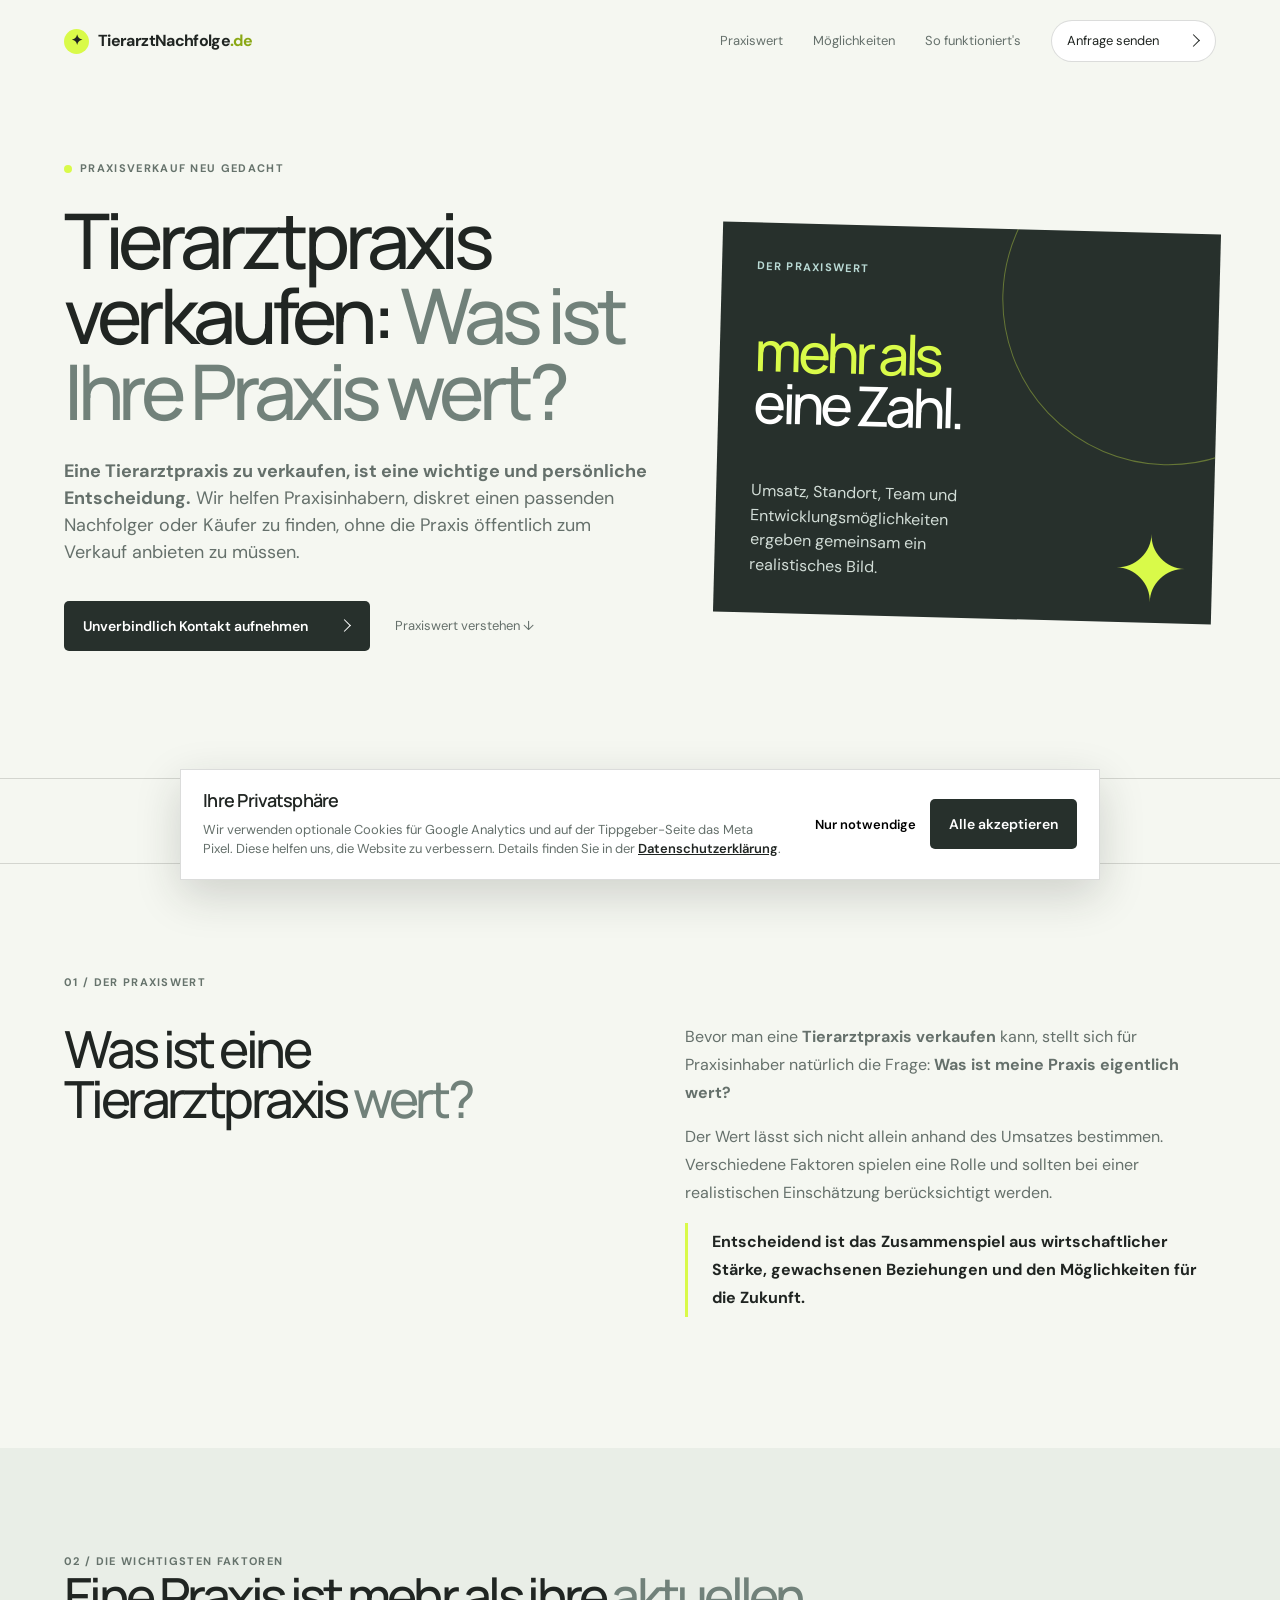
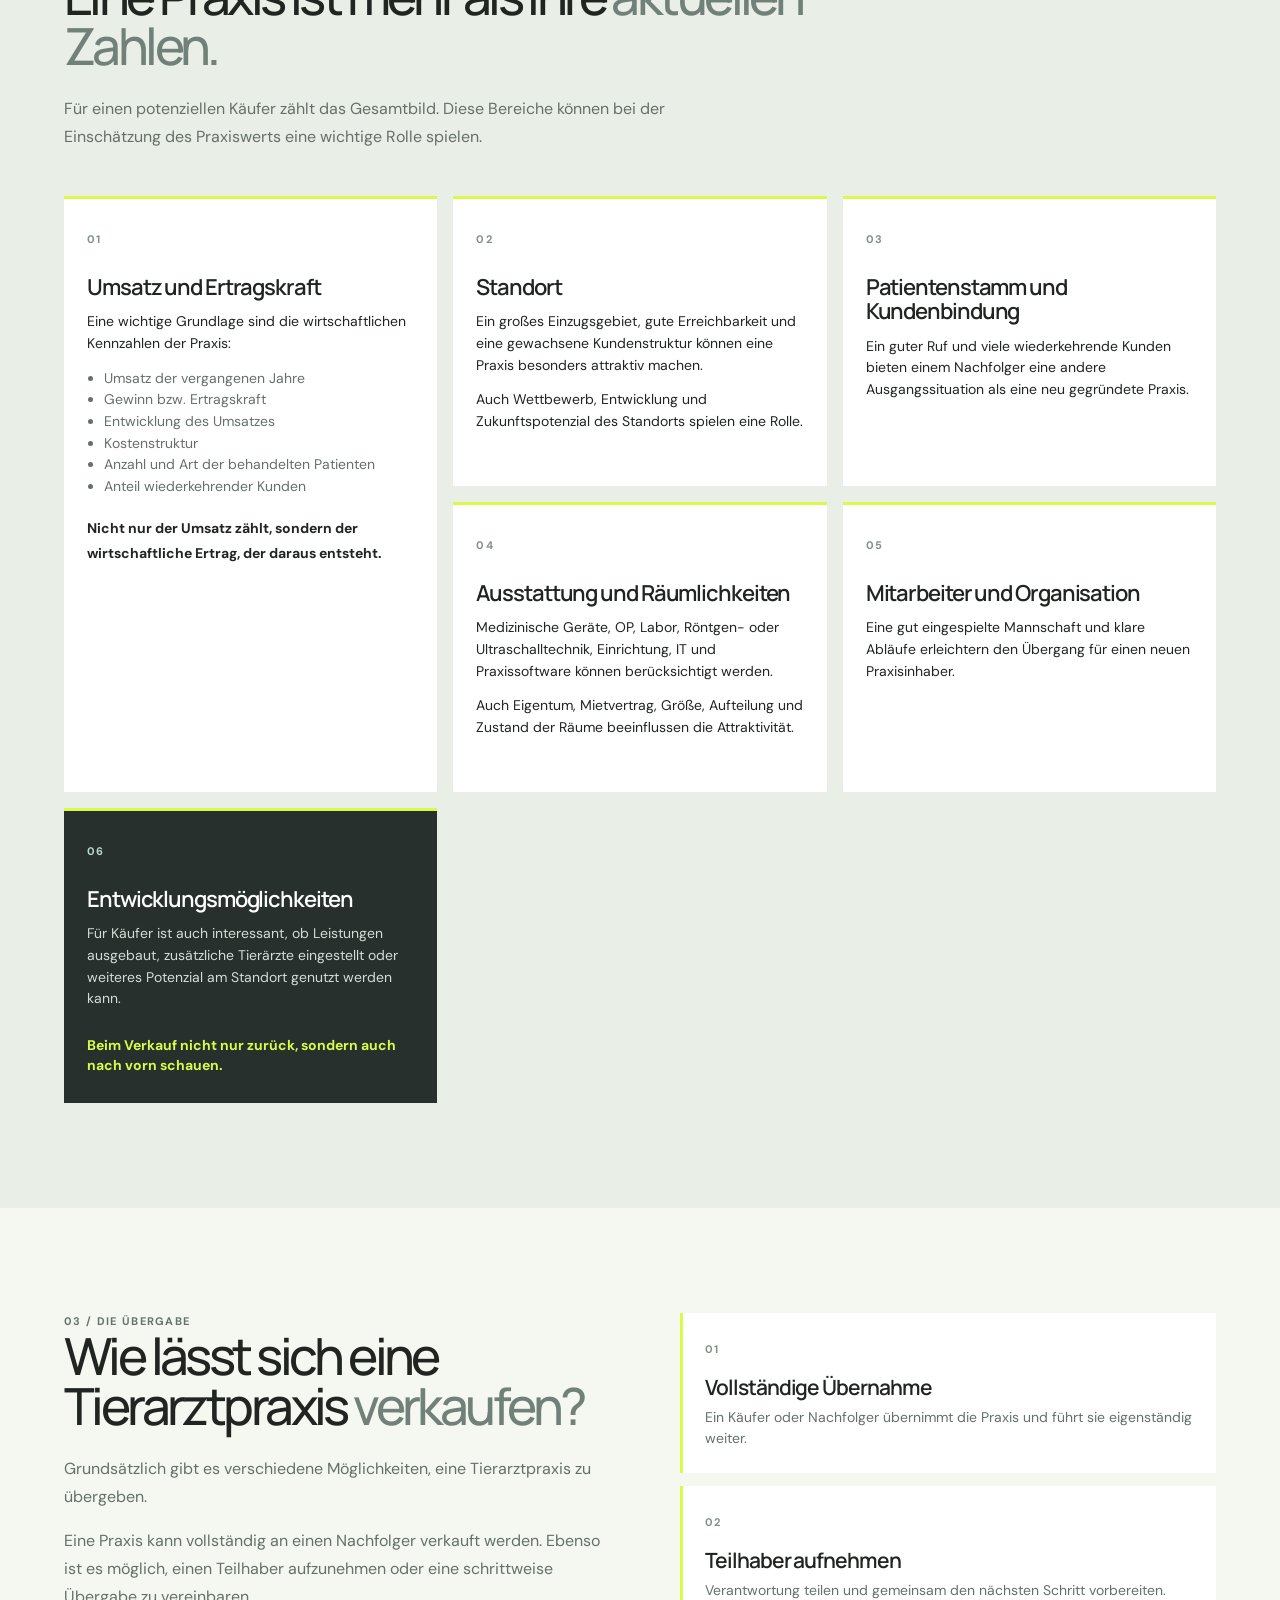
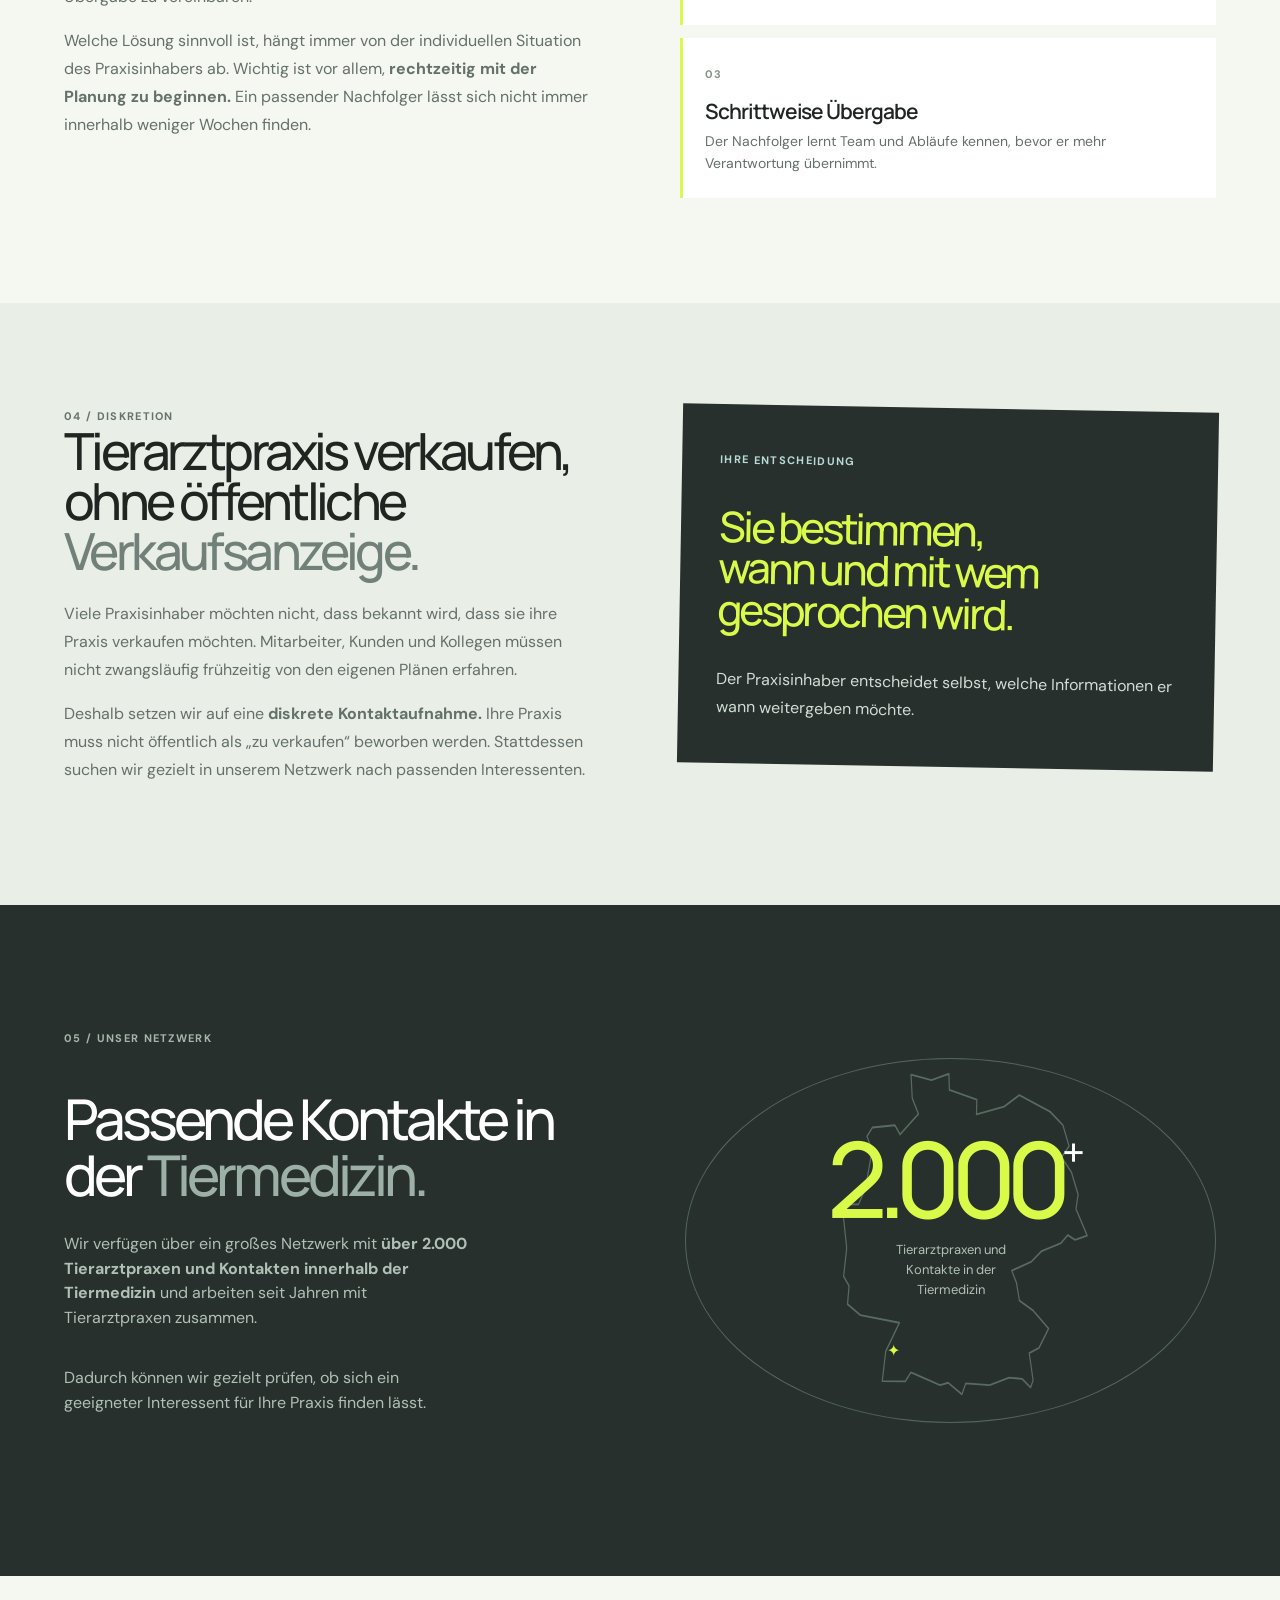
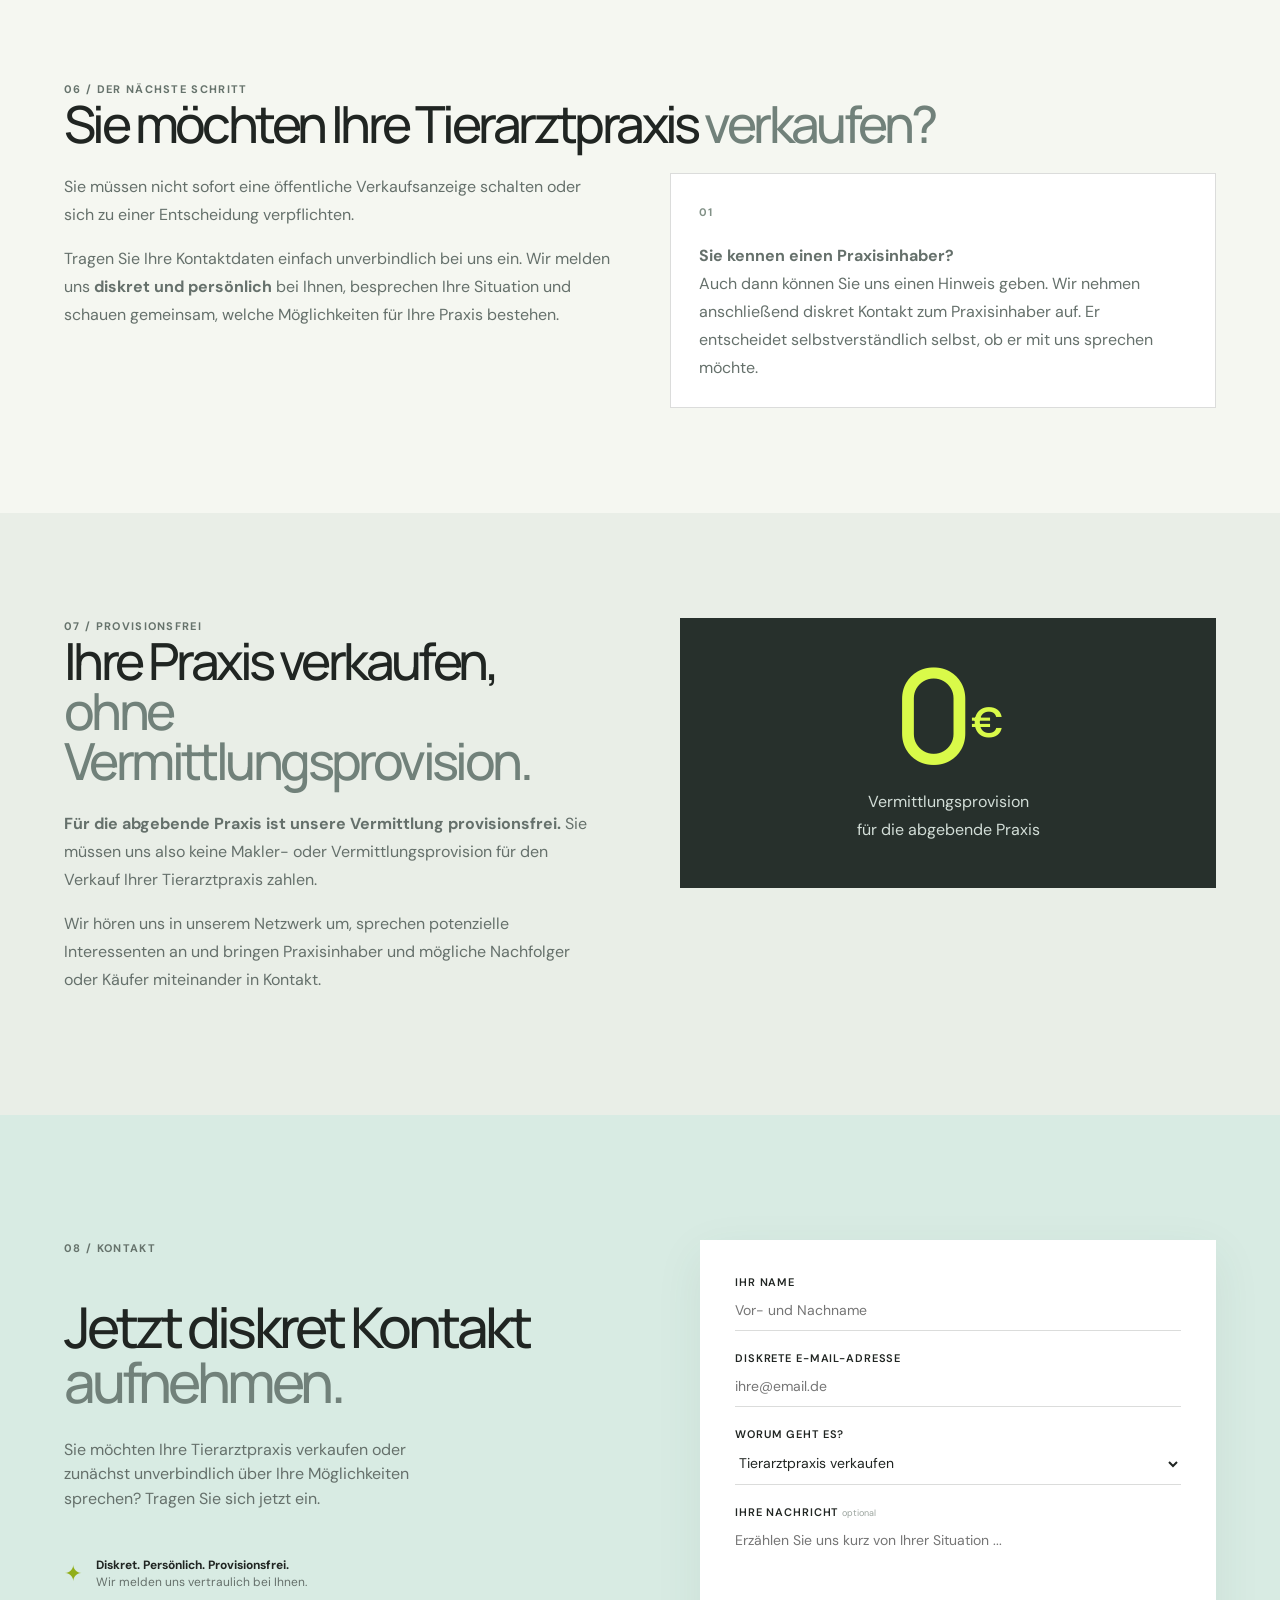
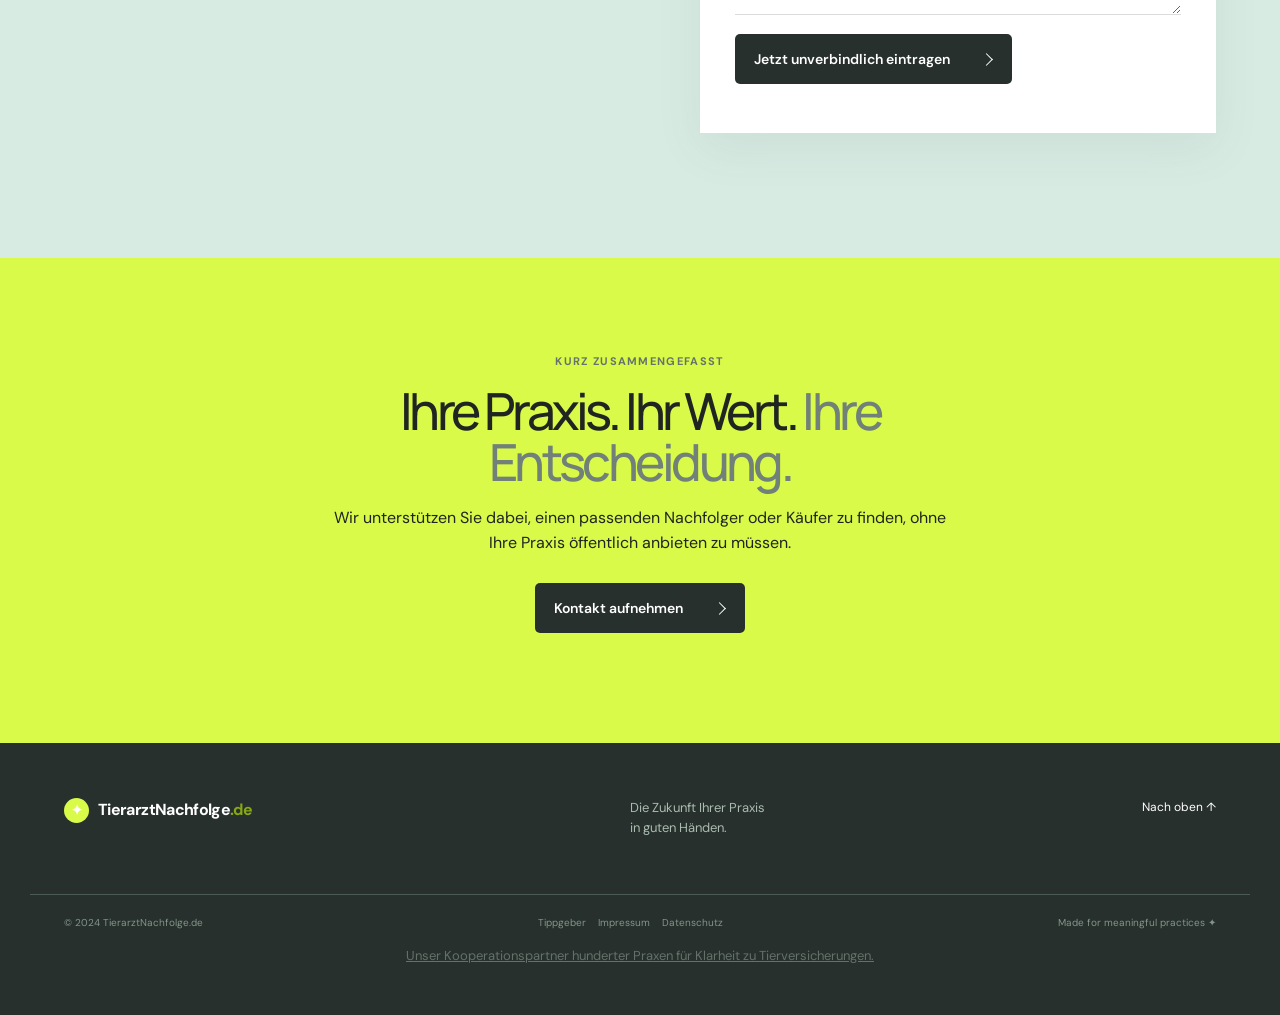
<file: tierarztpraxis-verkaufen/index.html>
<!doctype html>
<html lang="de">
  <head>
    <meta charset="UTF-8" />
    <meta name="viewport" content="width=device-width, initial-scale=1.0" />
    <link rel="icon" type="image/png" href="../assets/logo%20tierarztnachfolge.de.png" />
    <link rel="apple-touch-icon" href="../assets/logo%20tierarztnachfolge.de.png" />
    <title>Tierarztpraxis verkaufen: Was ist eine Tierarztpraxis wert? | TierarztNachfolge.de</title>
    <meta name="description" content="Sie möchten Ihre Tierarztpraxis verkaufen? TierarztNachfolge.de unterstützt Praxisinhaber diskret, persönlich und provisionsfrei bei der Suche nach passenden Nachfolgern oder Käufern." />
    <link rel="preconnect" href="https://fonts.googleapis.com" />
    <link rel="preconnect" href="https://fonts.gstatic.com" crossorigin />
    <link href="https://fonts.googleapis.com/css2?family=DM+Sans:wght@400;500;600;700&family=Manrope:wght@400;500;600;700;800&display=swap" rel="stylesheet" />
    <link rel="stylesheet" href="../styles.css" />
  </head>
  <body class="value-page">
    <header class="site-header">
      <a class="logo" href="../index.html#top" aria-label="TierarztNachfolge.de Startseite"><span class="logo-mark">✦</span><span>TierarztNachfolge<span class="logo-dot">.de</span></span></a>
      <button class="menu-toggle" aria-label="Menü öffnen" aria-expanded="false"><span></span><span></span></button>
      <nav class="main-nav">
        <a href="#bewertung">Praxiswert</a><a href="#moeglichkeiten">Möglichkeiten</a><a href="#ablauf">So funktioniert's</a>
        <a class="nav-cta" href="#kontakt">Anfrage senden <span class="button-arrow" aria-hidden="true"></span></a>
      </nav>
    </header>

    <main id="top">
      <section class="value-hero section-shell">
        <div>
          <div class="eyebrow"><span class="eyebrow-dot"></span> Praxisverkauf neu gedacht</div>
          <h1>Tierarztpraxis verkaufen: <em>Was ist Ihre Praxis wert?</em></h1>
          <p class="hero-lead"><strong>Eine Tierarztpraxis zu verkaufen, ist eine wichtige und persönliche Entscheidung.</strong> Wir helfen Praxisinhabern, diskret einen passenden Nachfolger oder Käufer zu finden, ohne die Praxis öffentlich zum Verkauf anbieten zu müssen.</p>
          <div class="hero-actions"><a class="button button-dark" href="#kontakt">Unverbindlich Kontakt aufnehmen <span class="button-arrow" aria-hidden="true"></span></a><a class="text-link" href="#bewertung">Praxiswert verstehen <span>↓</span></a></div>
        </div>
        <div class="value-hero-card"><span class="value-card-label">Der Praxiswert</span><strong>mehr als<br /><em>eine Zahl.</em></strong><p>Umsatz, Standort, Team und Entwicklungsmöglichkeiten ergeben gemeinsam ein realistisches Bild.</p><span class="value-card-mark">✦</span></div>
      </section>

      <section class="ticker"><div class="ticker-inner"><div class="ticker-group"><span>DISKRET</span><i>✦</i><span>PERSÖNLICH</span><i>✦</i><span>PROVISIONSFREI</span><i>✦</i><span>VERTRAUENSVOLL</span></div><div class="ticker-group" aria-hidden="true"><span>DISKRET</span><i>✦</i><span>PERSÖNLICH</span><i>✦</i><span>PROVISIONSFREI</span><i>✦</i><span>VERTRAUENSVOLL</span></div></div></section>

      <section class="value-intro section-shell" id="bewertung">
        <div class="section-kicker">01 / Der Praxiswert</div>
        <div class="value-intro-grid"><h2>Was ist eine Tierarztpraxis <em>wert?</em></h2><div><p>Bevor man eine <strong>Tierarztpraxis verkaufen</strong> kann, stellt sich für Praxisinhaber natürlich die Frage: <strong>Was ist meine Praxis eigentlich wert?</strong></p><p>Der Wert lässt sich nicht allein anhand des Umsatzes bestimmen. Verschiedene Faktoren spielen eine Rolle und sollten bei einer realistischen Einschätzung berücksichtigt werden.</p><p class="value-highlight">Entscheidend ist das Zusammenspiel aus wirtschaftlicher Stärke, gewachsenen Beziehungen und den Möglichkeiten für die Zukunft.</p></div></div>
      </section>

      <section class="value-factors" aria-labelledby="faktoren-title"><div class="section-shell"><div class="section-kicker">02 / Die wichtigsten Faktoren</div><h2 id="faktoren-title">Eine Praxis ist mehr als ihre <em>aktuellen Zahlen.</em></h2><p class="section-intro">Für einen potenziellen Käufer zählt das Gesamtbild. Diese Bereiche können bei der Einschätzung des Praxiswerts eine wichtige Rolle spielen.</p><div class="factor-grid">
        <article class="factor-card factor-featured"><span>01</span><h3>Umsatz und Ertragskraft</h3><p>Eine wichtige Grundlage sind die wirtschaftlichen Kennzahlen der Praxis:</p><ul><li>Umsatz der vergangenen Jahre</li><li>Gewinn bzw. Ertragskraft</li><li>Entwicklung des Umsatzes</li><li>Kostenstruktur</li><li>Anzahl und Art der behandelten Patienten</li><li>Anteil wiederkehrender Kunden</li></ul><strong>Nicht nur der Umsatz zählt, sondern der wirtschaftliche Ertrag, der daraus entsteht.</strong></article>
        <article class="factor-card"><span>02</span><h3>Standort</h3><p>Ein großes Einzugsgebiet, gute Erreichbarkeit und eine gewachsene Kundenstruktur können eine Praxis besonders attraktiv machen.</p><p>Auch Wettbewerb, Entwicklung und Zukunftspotenzial des Standorts spielen eine Rolle.</p></article>
        <article class="factor-card"><span>03</span><h3>Patientenstamm und Kundenbindung</h3><p>Ein guter Ruf und viele wiederkehrende Kunden bieten einem Nachfolger eine andere Ausgangssituation als eine neu gegründete Praxis.</p></article>
        <article class="factor-card"><span>04</span><h3>Ausstattung und Räumlichkeiten</h3><p>Medizinische Geräte, OP, Labor, Röntgen- oder Ultraschalltechnik, Einrichtung, IT und Praxissoftware können berücksichtigt werden.</p><p>Auch Eigentum, Mietvertrag, Größe, Aufteilung und Zustand der Räume beeinflussen die Attraktivität.</p></article>
        <article class="factor-card"><span>05</span><h3>Mitarbeiter und Organisation</h3><p>Eine gut eingespielte Mannschaft und klare Abläufe erleichtern den Übergang für einen neuen Praxisinhaber.</p></article>
        <article class="factor-card factor-dark"><span>06</span><h3>Entwicklungsmöglichkeiten</h3><p>Für Käufer ist auch interessant, ob Leistungen ausgebaut, zusätzliche Tierärzte eingestellt oder weiteres Potenzial am Standort genutzt werden kann.</p><strong>Beim Verkauf nicht nur zurück, sondern auch nach vorn schauen.</strong></article>
      </div></div></section>

      <section class="value-section section-shell" id="moeglichkeiten"><div class="value-two-col"><div><div class="section-kicker">03 / Die Übergabe</div><h2>Wie lässt sich eine Tierarztpraxis <em>verkaufen?</em></h2><p>Grundsätzlich gibt es verschiedene Möglichkeiten, eine Tierarztpraxis zu übergeben.</p><p>Eine Praxis kann vollständig an einen Nachfolger verkauft werden. Ebenso ist es möglich, einen Teilhaber aufzunehmen oder eine schrittweise Übergabe zu vereinbaren.</p><p>Welche Lösung sinnvoll ist, hängt immer von der individuellen Situation des Praxisinhabers ab. Wichtig ist vor allem, <strong>rechtzeitig mit der Planung zu beginnen.</strong> Ein passender Nachfolger lässt sich nicht immer innerhalb weniger Wochen finden.</p></div><div class="model-list"><article><span>01</span><h3>Vollständige Übernahme</h3><p>Ein Käufer oder Nachfolger übernimmt die Praxis und führt sie eigenständig weiter.</p></article><article><span>02</span><h3>Teilhaber aufnehmen</h3><p>Verantwortung teilen und gemeinsam den nächsten Schritt vorbereiten.</p></article><article><span>03</span><h3>Schrittweise Übergabe</h3><p>Der Nachfolger lernt Team und Abläufe kennen, bevor er mehr Verantwortung übernimmt.</p></article></div></div></section>

      <section class="value-section value-muted"><div class="section-shell"><div class="value-two-col"><div><div class="section-kicker">04 / Diskretion</div><h2>Tierarztpraxis verkaufen, ohne öffentliche <em>Verkaufsanzeige.</em></h2><p>Viele Praxisinhaber möchten nicht, dass bekannt wird, dass sie ihre Praxis verkaufen möchten. Mitarbeiter, Kunden und Kollegen müssen nicht zwangsläufig frühzeitig von den eigenen Plänen erfahren.</p><p>Deshalb setzen wir auf eine <strong>diskrete Kontaktaufnahme.</strong> Ihre Praxis muss nicht öffentlich als „zu verkaufen“ beworben werden. Stattdessen suchen wir gezielt in unserem Netzwerk nach passenden Interessenten.</p></div><div class="value-callout"><span>Ihre Entscheidung</span><strong>Sie bestimmen,<br />wann und mit wem<br />gesprochen wird.</strong><p>Der Praxisinhaber entscheidet selbst, welche Informationen er wann weitergeben möchte.</p></div></div></div></section>

      <section class="network-section"><div class="section-shell network-grid"><div><div class="section-kicker">05 / Unser Netzwerk</div><h2>Passende Kontakte in der <em>Tiermedizin.</em></h2><p>Wir verfügen über ein großes Netzwerk mit <strong>über 2.000 Tierarztpraxen und Kontakten innerhalb der Tiermedizin</strong> und arbeiten seit Jahren mit Tierarztpraxen zusammen.</p><p>Dadurch können wir gezielt prüfen, ob sich ein geeigneter Interessent für Ihre Praxis finden lässt.</p></div><div class="network-stat"><svg class="germany-map" viewBox="5 47 6.5 8" aria-hidden="true"><path transform="translate(1.75 102) scale(.65 -1)" d="M9.921906 54.983104 9.93958 54.596642 10.950112 54.363607 10.939467 54.008693 11.956252 54.196486 12.51844 54.470371 13.647467 54.075511 14.119686 53.757029 14.353315 53.248171 14.074521 52.981263 14.4376 52.62485 14.685026 52.089947 14.607098 51.745188 15.016996 51.106674 14.570718 51.002339 14.307013 51.117268 14.056228 50.926918 13.338132 50.733234 12.966837 50.484076 12.240111 50.266338 12.415191 49.969121 12.521024 49.547415 13.031329 49.307068 13.595946 48.877172 13.243357 48.416115 12.884103 48.289146 13.025851 47.637584 12.932627 47.467646 12.62076 47.672388 12.141357 47.703083 11.426414 47.523766 10.544504 47.566399 10.402084 47.302488 9.896068 47.580197 9.594226 47.525058 8.522612 47.830828 8.317301 47.61358 7.466759 47.620582 7.593676 48.333019 8.099279 49.017784 6.65823 49.201958 6.18632 49.463803 6.242751 49.902226 6.043073 50.128052 6.156658 50.803721 5.988658 51.851616 6.589397 51.852029 6.84287 52.22844 7.092053 53.144043 6.90514 53.482162 7.100425 53.693932 7.936239 53.748296 8.121706 53.527792 8.800734 54.020786 8.572118 54.395646 8.526229 54.962744 9.282049 54.830865Z" /></svg><div class="stat-number">2.000<span>+</span></div><p>Tierarztpraxen und Kontakte in der Tiermedizin</p><div class="stat-paw">✦</div></div></div></section>

      <section class="value-section section-shell" id="ablauf"><div class="section-kicker">06 / Der nächste Schritt</div><h2>Sie möchten Ihre Tierarztpraxis <em>verkaufen?</em></h2><div class="value-start"><div><p>Sie müssen nicht sofort eine öffentliche Verkaufsanzeige schalten oder sich zu einer Entscheidung verpflichten.</p><p>Tragen Sie Ihre Kontaktdaten einfach unverbindlich bei uns ein. Wir melden uns <strong>diskret und persönlich</strong> bei Ihnen, besprechen Ihre Situation und schauen gemeinsam, welche Möglichkeiten für Ihre Praxis bestehen.</p></div><div class="numbered-note"><span>01</span><p><strong>Sie kennen einen Praxisinhaber?</strong><br />Auch dann können Sie uns einen Hinweis geben. Wir nehmen anschließend diskret Kontakt zum Praxisinhaber auf. Er entscheidet selbstverständlich selbst, ob er mit uns sprechen möchte.</p></div></div></section>

      <section class="value-section value-muted"><div class="section-shell value-two-col"><div><div class="section-kicker">07 / Provisionsfrei</div><h2>Ihre Praxis verkaufen, <em>ohne Vermittlungsprovision.</em></h2><p><strong>Für die abgebende Praxis ist unsere Vermittlung provisionsfrei.</strong> Sie müssen uns also keine Makler- oder Vermittlungsprovision für den Verkauf Ihrer Tierarztpraxis zahlen.</p><p>Wir hören uns in unserem Netzwerk um, sprechen potenzielle Interessenten an und bringen Praxisinhaber und mögliche Nachfolger oder Käufer miteinander in Kontakt.</p></div><div class="zero-card"><strong>0</strong><span>€</span><p>Vermittlungsprovision<br />für die abgebende Praxis</p></div></div></section>

      <section class="contact-section" id="kontakt"><div class="section-shell contact-grid"><div><div class="section-kicker">08 / Kontakt</div><h2>Jetzt diskret Kontakt <em>aufnehmen.</em></h2><p>Sie möchten Ihre Tierarztpraxis verkaufen oder zunächst unverbindlich über Ihre Möglichkeiten sprechen? Tragen Sie sich jetzt ein.</p><div class="contact-note"><span>✦</span><p><strong>Diskret. Persönlich. Provisionsfrei.</strong><br />Wir melden uns vertraulich bei Ihnen.</p></div></div><form id="request-form"><label>Ihr Name<input required type="text" name="name" placeholder="Vor- und Nachname" /></label><label>Diskrete E-Mail-Adresse<input required type="email" name="email" placeholder="ihre@email.de" /></label><label>Worum geht es?<select name="topic"><option>Tierarztpraxis verkaufen</option><option>Praxiswert einschätzen</option><option>Nachfolger suchen</option><option>Teilhaber finden</option><option>Erstberatung</option></select></label><label>Ihre Nachricht <span class="optional">optional</span><textarea name="message" rows="4" placeholder="Erzählen Sie uns kurz von Ihrer Situation ..."></textarea></label><button class="button button-dark" type="submit">Jetzt unverbindlich eintragen <span class="button-arrow" aria-hidden="true"></span></button><p class="form-status" aria-live="polite"></p></form></div></section>

      <section class="value-final"><div class="section-shell"><div class="section-kicker">Kurz zusammengefasst</div><h2>Ihre Praxis. Ihr Wert. <em>Ihre Entscheidung.</em></h2><p>Wir unterstützen Sie dabei, einen passenden Nachfolger oder Käufer zu finden, ohne Ihre Praxis öffentlich anbieten zu müssen.</p><a class="button button-dark" href="#kontakt">Kontakt aufnehmen <span class="button-arrow" aria-hidden="true"></span></a></div></section>
    </main>
    <footer class="site-footer"><div class="section-shell footer-top"><a class="logo" href="../index.html#top"><span class="logo-mark">✦</span><span>TierarztNachfolge<span class="logo-dot">.de</span></span></a><p>Die Zukunft Ihrer Praxis<br />in guten Händen.</p><a class="back-top" href="#top">Nach oben ↑</a></div><div class="section-shell footer-bottom"><span>© 2024 TierarztNachfolge.de</span><span><a href="../tippgeber">Tippgeber</a> &nbsp;&nbsp; <a href="../impressum.html">Impressum</a> &nbsp;&nbsp; <a href="../datenschutz.html">Datenschutz</a></span><span>Made for meaningful practices ✦</span></div><div class="section-shell footer-partner"><a href="https://tierversicherungenvergleiche.de/">Unser Kooperationspartner hunderter Praxen für Klarheit zu Tierversicherungen.</a></div></footer>
    <script src="../script.js"></script>
  </body>
</html>
</file>
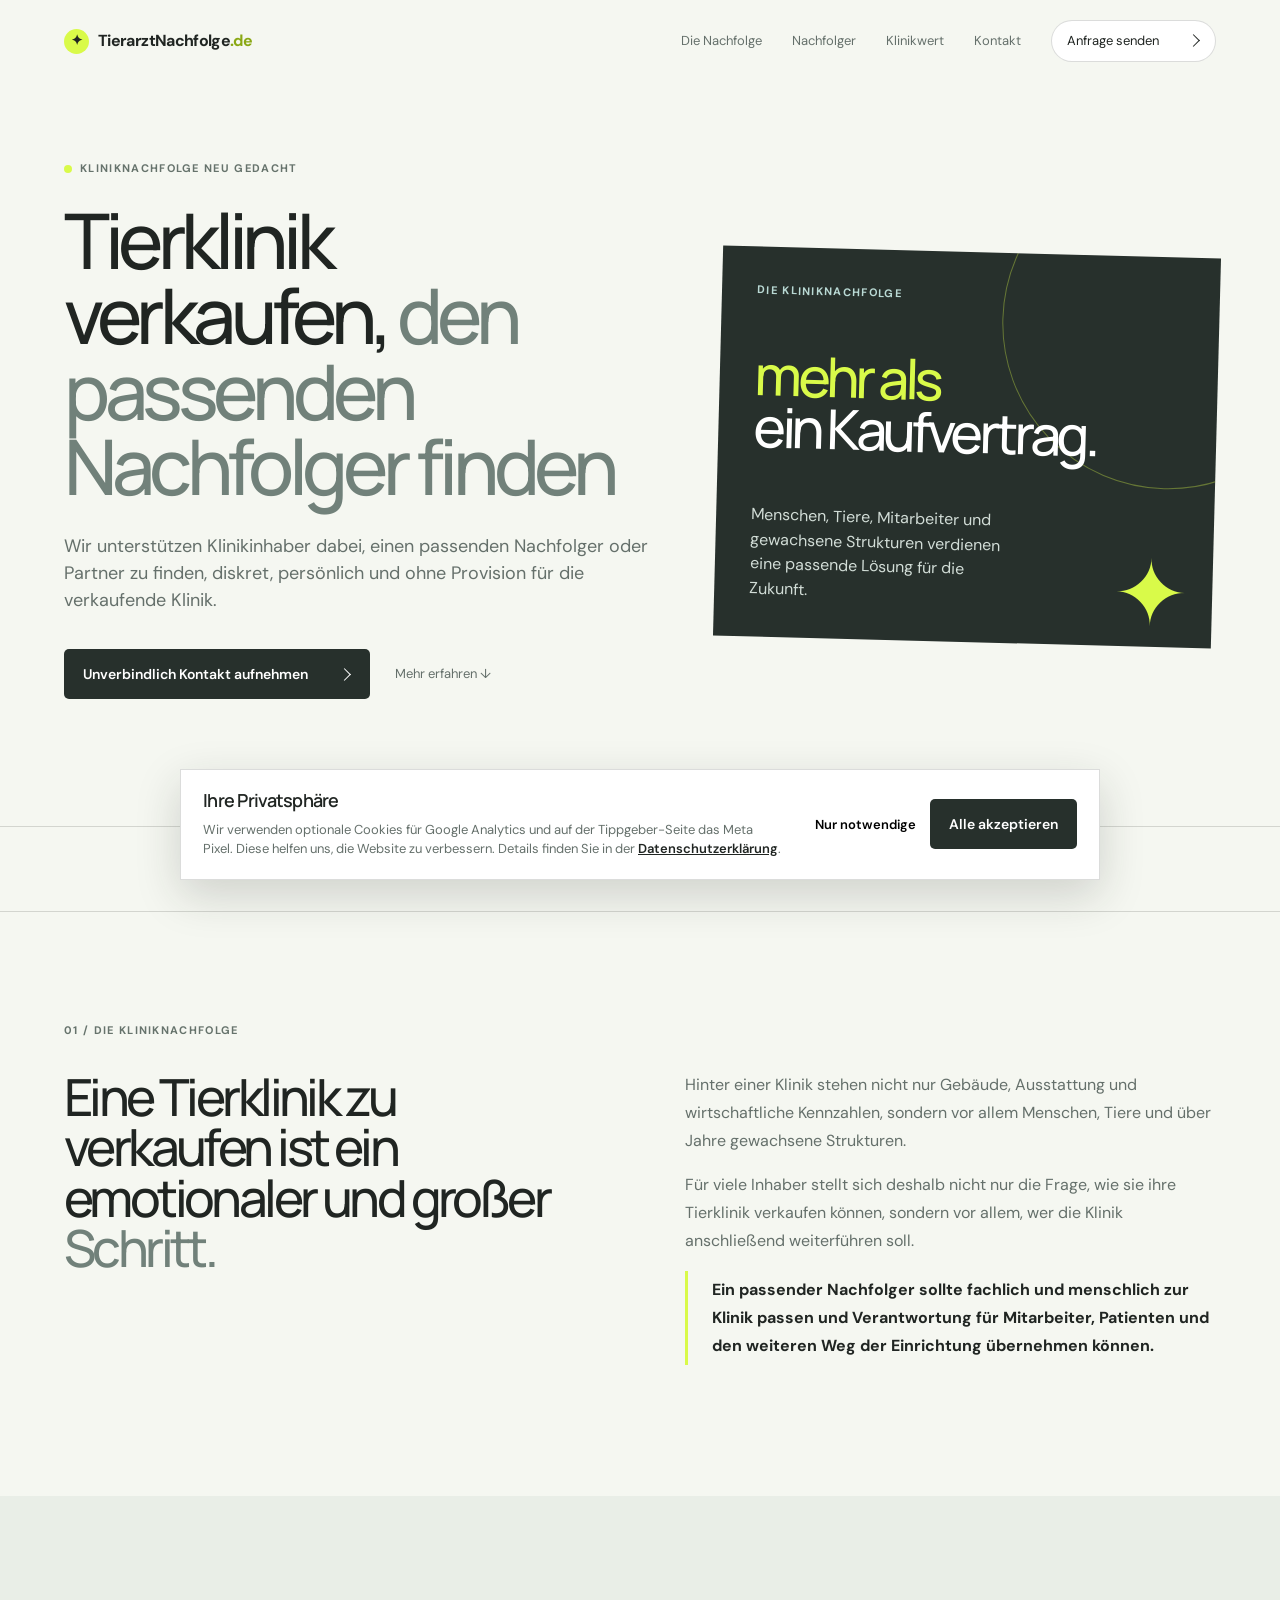
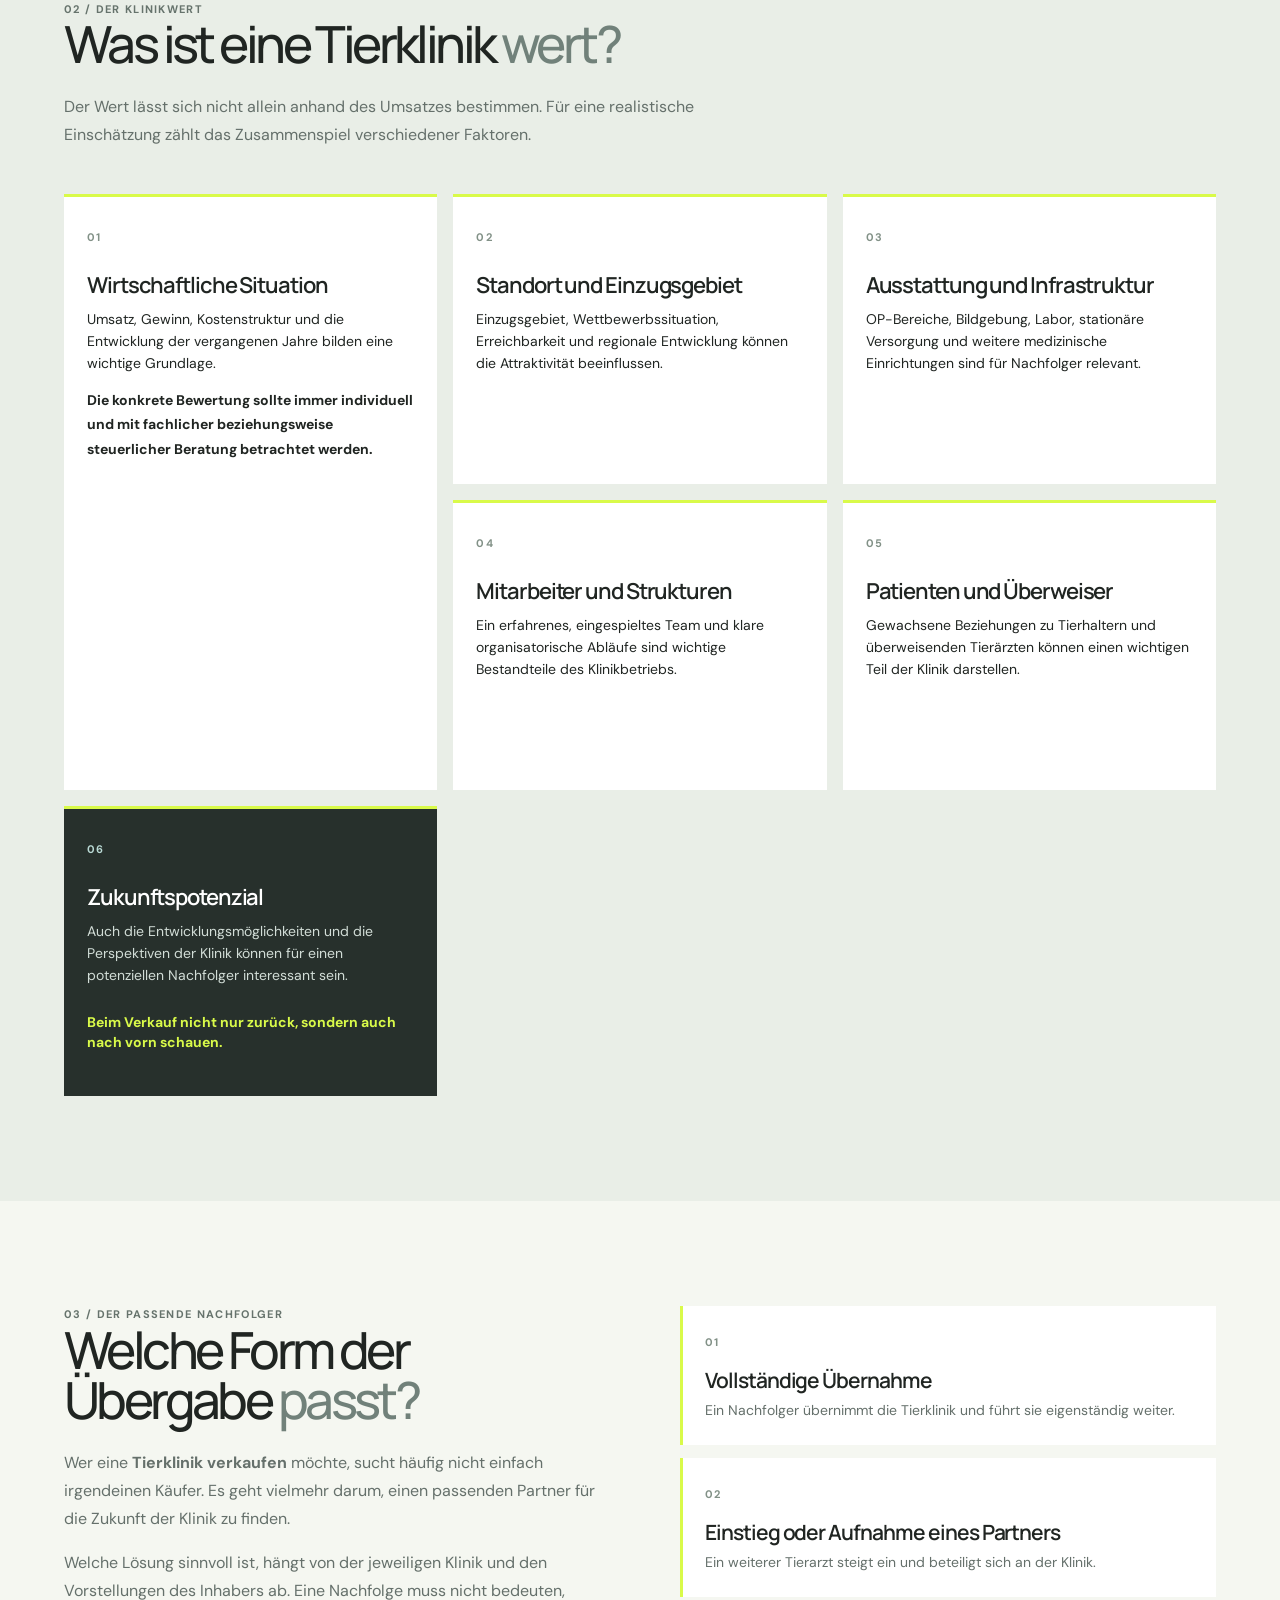
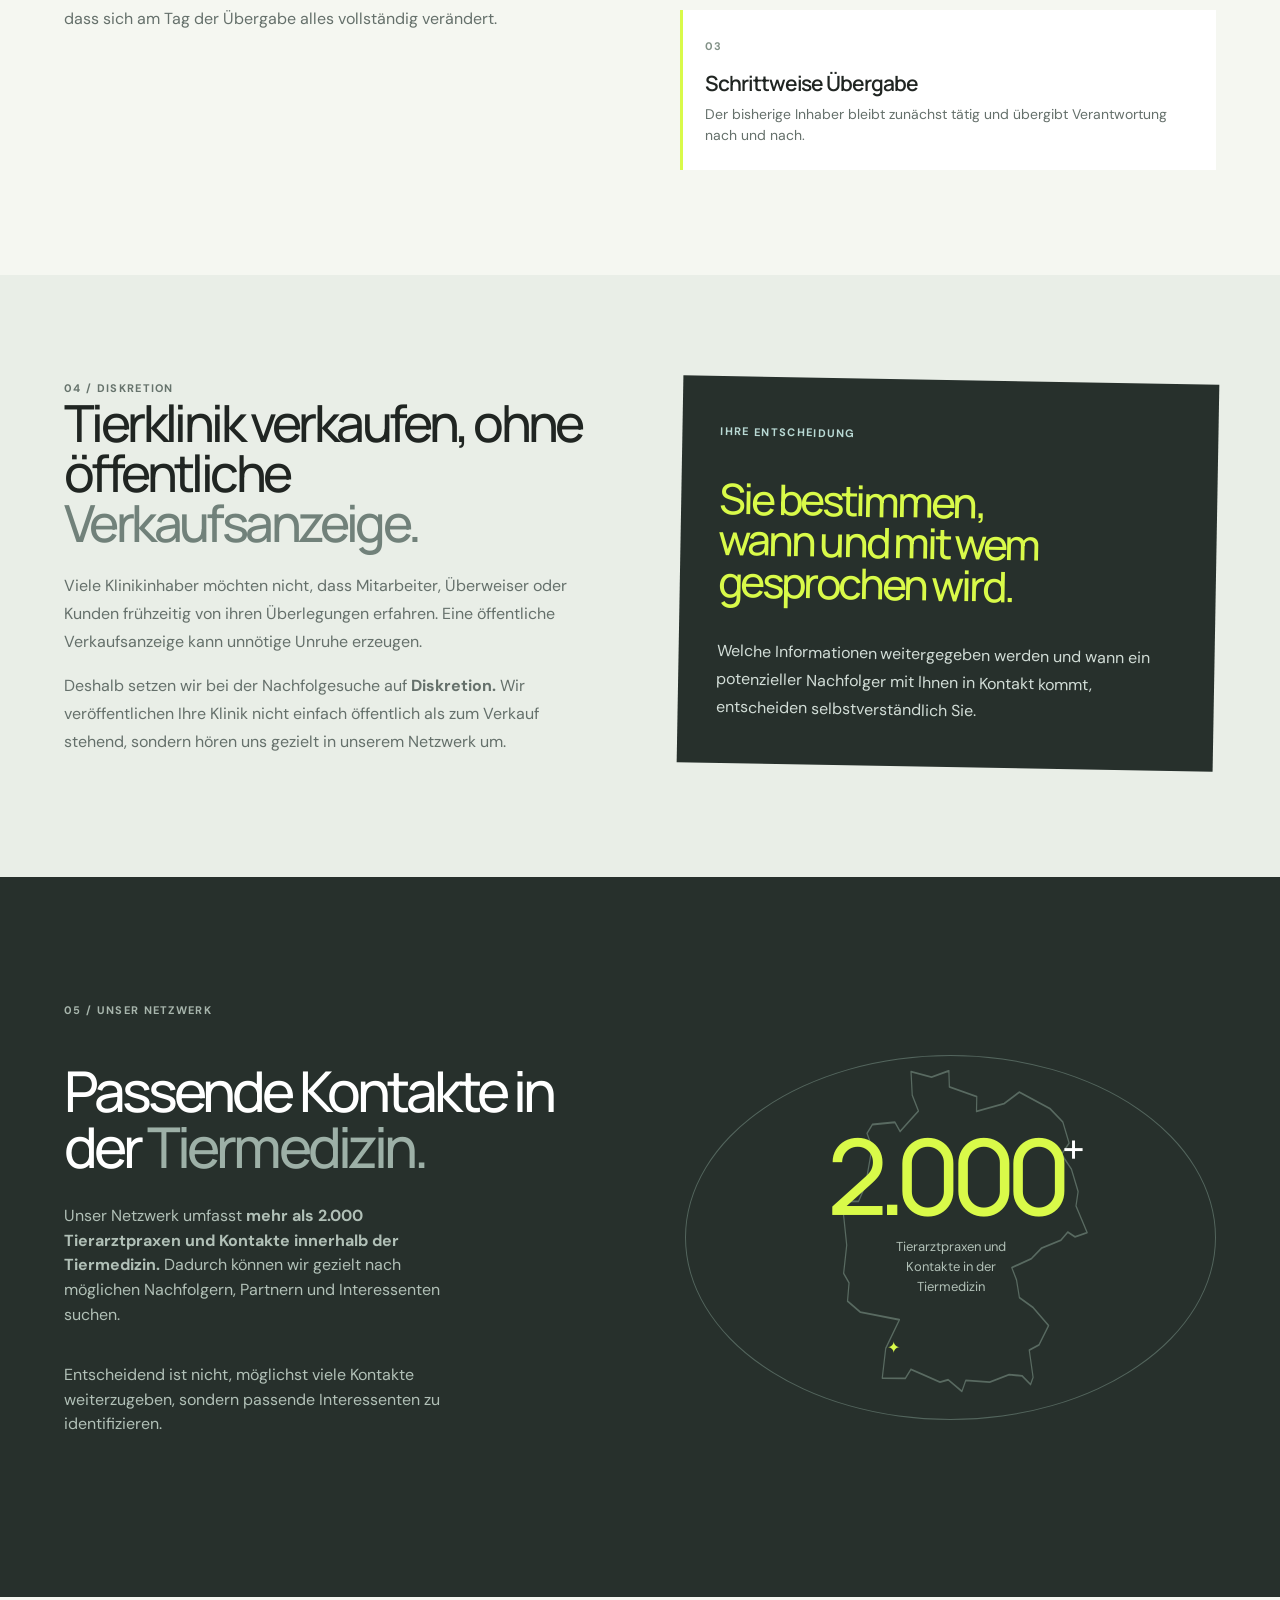
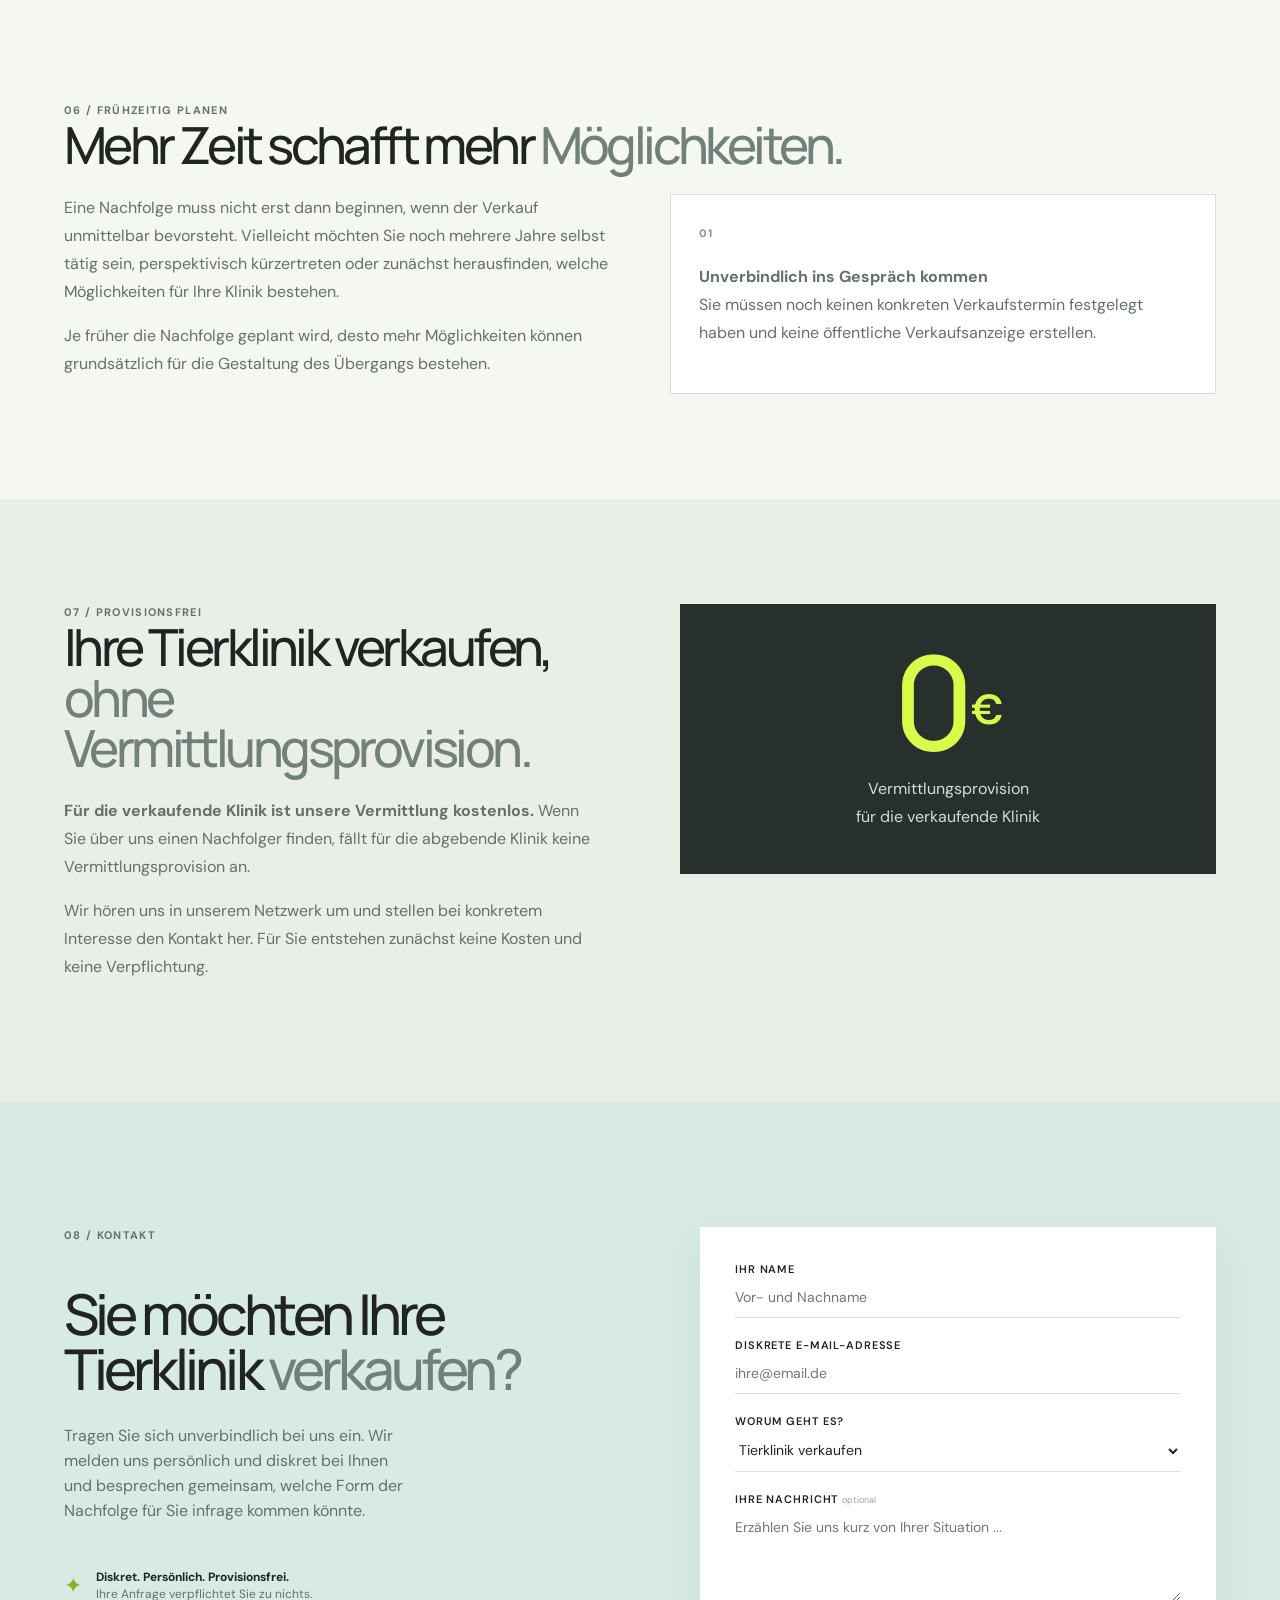
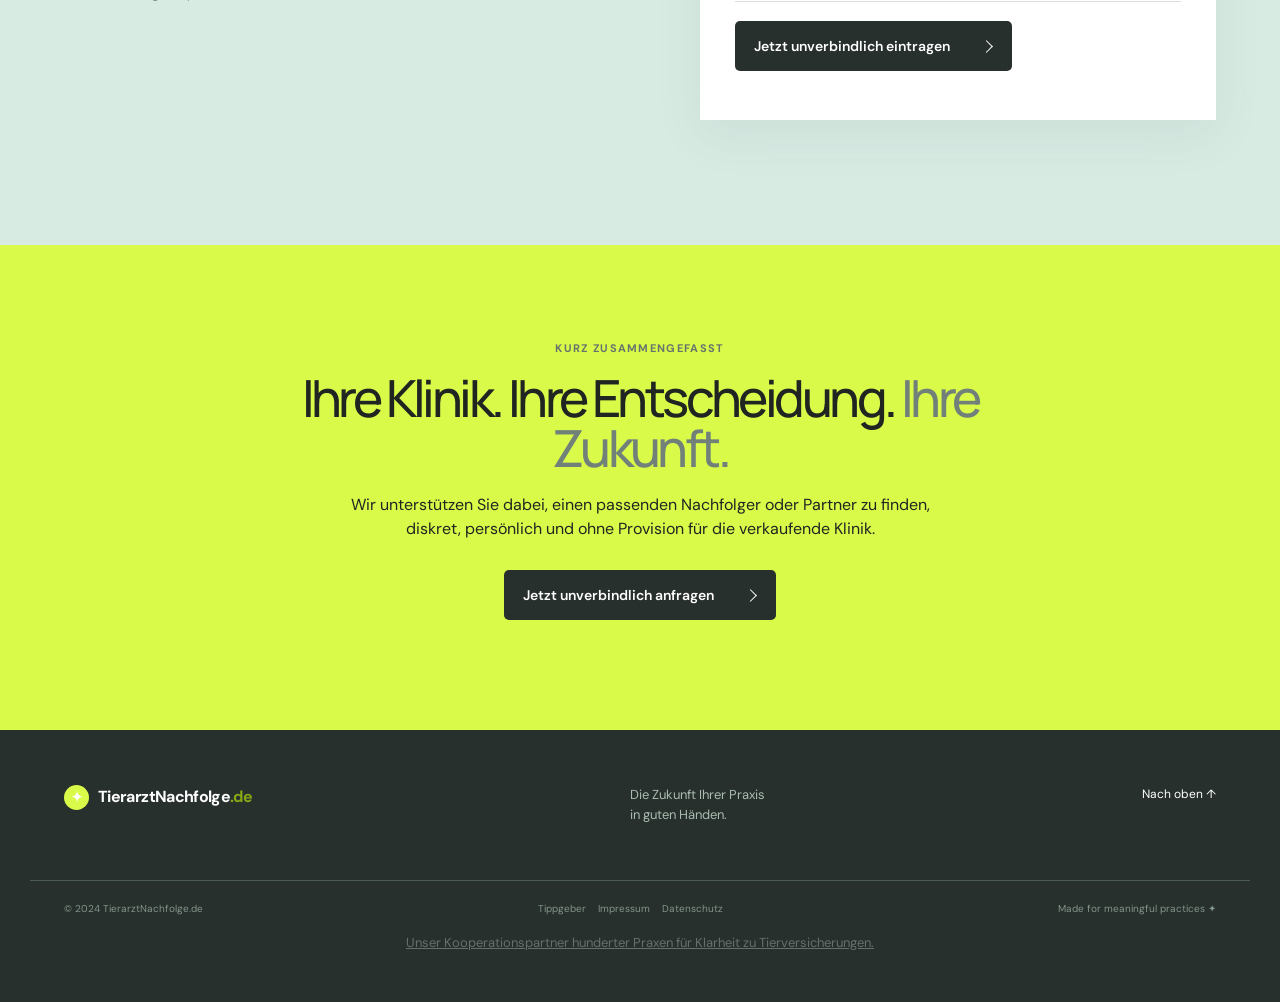
<file: tierklinik-verkaufen/index.html>
<!doctype html>
<html lang="de">
  <head>
    <meta charset="UTF-8" />
    <meta name="viewport" content="width=device-width, initial-scale=1.0" />
    <link rel="icon" type="image/png" href="../assets/logo%20tierarztnachfolge.de.png" />
    <link rel="apple-touch-icon" href="../assets/logo%20tierarztnachfolge.de.png" />
    <title>Tierklinik verkaufen, diskret &amp; provisionsfrei | TierarztNachfolge.de</title>
    <meta name="description" content="Tierklinik verkaufen und einen passenden Nachfolger finden: Wir unterstützen Klinikinhaber diskret, persönlich und provisionsfrei bei der Nachfolge." />
    <meta name="keywords" content="Tierklinik verkaufen, Tierklinik verkaufen Deutschland, Tierklinik Nachfolger, Tierklinik Nachfolge, Tierklinik abgeben, Nachfolger für Tierklinik, Tierklinik Übernahme" />
    <link rel="preconnect" href="https://fonts.googleapis.com" />
    <link rel="preconnect" href="https://fonts.gstatic.com" crossorigin />
    <link href="https://fonts.googleapis.com/css2?family=DM+Sans:wght@400;500;600;700&amp;family=Manrope:wght@400;500;600;700;800&amp;display=swap" rel="stylesheet" />
    <link rel="stylesheet" href="../styles.css" />
  </head>
  <body class="value-page">
    <header class="site-header">
      <a class="logo" href="../index.html#top" aria-label="TierarztNachfolge.de Startseite"><span class="logo-mark">✦</span><span>TierarztNachfolge<span class="logo-dot">.de</span></span></a>
      <button class="menu-toggle" aria-label="Menü öffnen" aria-expanded="false"><span></span><span></span></button>
      <nav class="main-nav">
        <a href="#bedeutung">Die Nachfolge</a><a href="#nachfolger">Nachfolger</a><a href="#bewertung">Klinikwert</a><a href="#kontakt">Kontakt</a>
        <a class="nav-cta" href="#kontakt">Anfrage senden <span class="button-arrow" aria-hidden="true"></span></a>
      </nav>
    </header>

    <main id="top">
      <section class="value-hero section-shell">
        <div>
          <div class="eyebrow"><span class="eyebrow-dot"></span> Kliniknachfolge neu gedacht</div>
          <h1>Tierklinik verkaufen, <em>den passenden Nachfolger finden</em></h1>
          <p class="hero-lead">Wir unterstützen Klinikinhaber dabei, einen passenden Nachfolger oder Partner zu finden, diskret, persönlich und ohne Provision für die verkaufende Klinik.</p>
          <div class="hero-actions"><a class="button button-dark" href="#kontakt">Unverbindlich Kontakt aufnehmen <span class="button-arrow" aria-hidden="true"></span></a><a class="text-link" href="#bedeutung">Mehr erfahren <span>↓</span></a></div>
        </div>
        <div class="value-hero-card"><span class="value-card-label">Die Kliniknachfolge</span><strong>mehr als<br /><em>ein Kaufvertrag.</em></strong><p>Menschen, Tiere, Mitarbeiter und gewachsene Strukturen verdienen eine passende Lösung für die Zukunft.</p><span class="value-card-mark">✦</span></div>
      </section>

      <section class="ticker"><div class="ticker-inner"><div class="ticker-group"><span>DISKRET</span><i>✦</i><span>PERSÖNLICH</span><i>✦</i><span>PROVISIONSFREI</span><i>✦</i><span>VERTRAUENSVOLL</span></div><div class="ticker-group" aria-hidden="true"><span>DISKRET</span><i>✦</i><span>PERSÖNLICH</span><i>✦</i><span>PROVISIONSFREI</span><i>✦</i><span>VERTRAUENSVOLL</span></div></div></section>

      <section class="value-intro section-shell" id="bedeutung">
        <div class="section-kicker">01 / Die Kliniknachfolge</div>
        <div class="value-intro-grid"><h2>Eine Tierklinik zu verkaufen ist ein emotionaler und großer <em>Schritt.</em></h2><div><p>Hinter einer Klinik stehen nicht nur Gebäude, Ausstattung und wirtschaftliche Kennzahlen, sondern vor allem Menschen, Tiere und über Jahre gewachsene Strukturen.</p><p>Für viele Inhaber stellt sich deshalb nicht nur die Frage, wie sie ihre Tierklinik verkaufen können, sondern vor allem, wer die Klinik anschließend weiterführen soll.</p><p class="value-highlight">Ein passender Nachfolger sollte fachlich und menschlich zur Klinik passen und Verantwortung für Mitarbeiter, Patienten und den weiteren Weg der Einrichtung übernehmen können.</p></div></div>
      </section>

      <section class="value-factors" id="bewertung"><div class="section-shell"><div class="section-kicker">02 / Der Klinikwert</div><h2>Was ist eine Tierklinik <em>wert?</em></h2><p class="section-intro">Der Wert lässt sich nicht allein anhand des Umsatzes bestimmen. Für eine realistische Einschätzung zählt das Zusammenspiel verschiedener Faktoren.</p><div class="factor-grid">
        <article class="factor-card factor-featured"><span>01</span><h3>Wirtschaftliche Situation</h3><p>Umsatz, Gewinn, Kostenstruktur und die Entwicklung der vergangenen Jahre bilden eine wichtige Grundlage.</p><strong>Die konkrete Bewertung sollte immer individuell und mit fachlicher beziehungsweise steuerlicher Beratung betrachtet werden.</strong></article>
        <article class="factor-card"><span>02</span><h3>Standort und Einzugsgebiet</h3><p>Einzugsgebiet, Wettbewerbssituation, Erreichbarkeit und regionale Entwicklung können die Attraktivität beeinflussen.</p></article>
        <article class="factor-card"><span>03</span><h3>Ausstattung und Infrastruktur</h3><p>OP-Bereiche, Bildgebung, Labor, stationäre Versorgung und weitere medizinische Einrichtungen sind für Nachfolger relevant.</p></article>
        <article class="factor-card"><span>04</span><h3>Mitarbeiter und Strukturen</h3><p>Ein erfahrenes, eingespieltes Team und klare organisatorische Abläufe sind wichtige Bestandteile des Klinikbetriebs.</p></article>
        <article class="factor-card"><span>05</span><h3>Patienten und Überweiser</h3><p>Gewachsene Beziehungen zu Tierhaltern und überweisenden Tierärzten können einen wichtigen Teil der Klinik darstellen.</p></article>
        <article class="factor-card factor-dark"><span>06</span><h3>Zukunftspotenzial</h3><p>Auch die Entwicklungsmöglichkeiten und die Perspektiven der Klinik können für einen potenziellen Nachfolger interessant sein.</p><strong>Beim Verkauf nicht nur zurück, sondern auch nach vorn schauen.</strong></article>
      </div></div></section>

      <section class="value-section section-shell" id="nachfolger"><div class="value-two-col"><div><div class="section-kicker">03 / Der passende Nachfolger</div><h2>Welche Form der Übergabe <em>passt?</em></h2><p>Wer eine <strong>Tierklinik verkaufen</strong> möchte, sucht häufig nicht einfach irgendeinen Käufer. Es geht vielmehr darum, einen passenden Partner für die Zukunft der Klinik zu finden.</p><p>Welche Lösung sinnvoll ist, hängt von der jeweiligen Klinik und den Vorstellungen des Inhabers ab. Eine Nachfolge muss nicht bedeuten, dass sich am Tag der Übergabe alles vollständig verändert.</p></div><div class="model-list"><article><span>01</span><h3>Vollständige Übernahme</h3><p>Ein Nachfolger übernimmt die Tierklinik und führt sie eigenständig weiter.</p></article><article><span>02</span><h3>Einstieg oder Aufnahme eines Partners</h3><p>Ein weiterer Tierarzt steigt ein und beteiligt sich an der Klinik.</p></article><article><span>03</span><h3>Schrittweise Übergabe</h3><p>Der bisherige Inhaber bleibt zunächst tätig und übergibt Verantwortung nach und nach.</p></article></div></div></section>

      <section class="value-section value-muted"><div class="section-shell"><div class="value-two-col"><div><div class="section-kicker">04 / Diskretion</div><h2>Tierklinik verkaufen, ohne öffentliche <em>Verkaufsanzeige.</em></h2><p>Viele Klinikinhaber möchten nicht, dass Mitarbeiter, Überweiser oder Kunden frühzeitig von ihren Überlegungen erfahren. Eine öffentliche Verkaufsanzeige kann unnötige Unruhe erzeugen.</p><p>Deshalb setzen wir bei der Nachfolgesuche auf <strong>Diskretion.</strong> Wir veröffentlichen Ihre Klinik nicht einfach öffentlich als zum Verkauf stehend, sondern hören uns gezielt in unserem Netzwerk um.</p></div><div class="value-callout"><span>Ihre Entscheidung</span><strong>Sie bestimmen,<br />wann und mit wem<br />gesprochen wird.</strong><p>Welche Informationen weitergegeben werden und wann ein potenzieller Nachfolger mit Ihnen in Kontakt kommt, entscheiden selbstverständlich Sie.</p></div></div></div></section>

      <section class="network-section"><div class="section-shell network-grid"><div><div class="section-kicker">05 / Unser Netzwerk</div><h2>Passende Kontakte in der <em>Tiermedizin.</em></h2><p>Unser Netzwerk umfasst <strong>mehr als 2.000 Tierarztpraxen und Kontakte innerhalb der Tiermedizin.</strong> Dadurch können wir gezielt nach möglichen Nachfolgern, Partnern und Interessenten suchen.</p><p>Entscheidend ist nicht, möglichst viele Kontakte weiterzugeben, sondern passende Interessenten zu identifizieren.</p></div><div class="network-stat"><svg class="germany-map" viewBox="5 47 6.5 8" aria-hidden="true"><path transform="translate(1.75 102) scale(.65 -1)" d="M9.921906 54.983104 9.93958 54.596642 10.950112 54.363607 10.939467 54.008693 11.956252 54.196486 12.51844 54.470371 13.647467 54.075511 14.119686 53.757029 14.353315 53.248171 14.074521 52.981263 14.4376 52.62485 14.685026 52.089947 14.607098 51.745188 15.016996 51.106674 14.570718 51.002339 14.307013 51.117268 14.056228 50.926918 13.338132 50.733234 12.966837 50.484076 12.240111 50.266338 12.415191 49.969121 12.521024 49.547415 13.031329 49.307068 13.595946 48.877172 13.243357 48.416115 12.884103 48.289146 13.025851 47.637584 12.932627 47.467646 12.62076 47.672388 12.141357 47.703083 11.426414 47.523766 10.544504 47.566399 10.402084 47.302488 9.896068 47.580197 9.594226 47.525058 8.522612 47.830828 8.317301 47.61358 7.466759 47.620582 7.593676 48.333019 8.099279 49.017784 6.65823 49.201958 6.18632 49.463803 6.242751 49.902226 6.043073 50.128052 6.156658 50.803721 5.988658 51.851616 6.589397 51.852029 6.84287 52.22844 7.092053 53.144043 6.90514 53.482162 7.100425 53.693932 7.936239 53.748296 8.121706 53.527792 8.800734 54.020786 8.572118 54.395646 8.526229 54.962744 9.282049 54.830865Z" /></svg><div class="stat-number">2.000<span>+</span></div><p>Tierarztpraxen und Kontakte in der Tiermedizin</p><div class="stat-paw">✦</div></div></div></section>

      <section class="value-section"><div class="section-shell"><div class="section-kicker">06 / Frühzeitig planen</div><h2>Mehr Zeit schafft mehr <em>Möglichkeiten.</em></h2><div class="value-start"><div><p>Eine Nachfolge muss nicht erst dann beginnen, wenn der Verkauf unmittelbar bevorsteht. Vielleicht möchten Sie noch mehrere Jahre selbst tätig sein, perspektivisch kürzertreten oder zunächst herausfinden, welche Möglichkeiten für Ihre Klinik bestehen.</p><p>Je früher die Nachfolge geplant wird, desto mehr Möglichkeiten können grundsätzlich für die Gestaltung des Übergangs bestehen.</p></div><div class="numbered-note"><span>01</span><p><strong>Unverbindlich ins Gespräch kommen</strong><br />Sie müssen noch keinen konkreten Verkaufstermin festgelegt haben und keine öffentliche Verkaufsanzeige erstellen.</p></div></div></div></section>

      <section class="value-section value-muted"><div class="section-shell value-two-col"><div><div class="section-kicker">07 / Provisionsfrei</div><h2>Ihre Tierklinik verkaufen, <em>ohne Vermittlungsprovision.</em></h2><p><strong>Für die verkaufende Klinik ist unsere Vermittlung kostenlos.</strong> Wenn Sie über uns einen Nachfolger finden, fällt für die abgebende Klinik keine Vermittlungsprovision an.</p><p>Wir hören uns in unserem Netzwerk um und stellen bei konkretem Interesse den Kontakt her. Für Sie entstehen zunächst keine Kosten und keine Verpflichtung.</p></div><div class="zero-card"><strong>0</strong><span>€</span><p>Vermittlungsprovision<br />für die verkaufende Klinik</p></div></div></section>

      <section class="contact-section" id="kontakt"><div class="section-shell contact-grid"><div><div class="section-kicker">08 / Kontakt</div><h2>Sie möchten Ihre Tierklinik <em>verkaufen?</em></h2><p>Tragen Sie sich unverbindlich bei uns ein. Wir melden uns persönlich und diskret bei Ihnen und besprechen gemeinsam, welche Form der Nachfolge für Sie infrage kommen könnte.</p><div class="contact-note"><span>✦</span><p><strong>Diskret. Persönlich. Provisionsfrei.</strong><br />Ihre Anfrage verpflichtet Sie zu nichts.</p></div></div><form id="request-form"><label>Ihr Name<input required type="text" name="name" placeholder="Vor- und Nachname" /></label><label>Diskrete E-Mail-Adresse<input required type="email" name="email" placeholder="ihre@email.de" /></label><label>Worum geht es?<select name="topic"><option>Tierklinik verkaufen</option><option>Tierklinik Nachfolger suchen</option><option>Partner oder Teilhaber finden</option><option>Erstberatung</option></select></label><label>Ihre Nachricht <span class="optional">optional</span><textarea name="message" rows="4" placeholder="Erzählen Sie uns kurz von Ihrer Situation ..."></textarea></label><button class="button button-dark" type="submit">Jetzt unverbindlich eintragen <span class="button-arrow" aria-hidden="true"></span></button><p class="form-status" aria-live="polite"></p></form></div></section>

      <section class="value-final"><div class="section-shell"><div class="section-kicker">Kurz zusammengefasst</div><h2>Ihre Klinik. Ihre Entscheidung. <em>Ihre Zukunft.</em></h2><p>Wir unterstützen Sie dabei, einen passenden Nachfolger oder Partner zu finden, diskret, persönlich und ohne Provision für die verkaufende Klinik.</p><a class="button button-dark" href="#kontakt">Jetzt unverbindlich anfragen <span class="button-arrow" aria-hidden="true"></span></a></div></section>
    </main>
    <footer class="site-footer"><div class="section-shell footer-top"><a class="logo" href="../index.html#top"><span class="logo-mark">✦</span><span>TierarztNachfolge<span class="logo-dot">.de</span></span></a><p>Die Zukunft Ihrer Praxis<br />in guten Händen.</p><a class="back-top" href="#top">Nach oben ↑</a></div><div class="section-shell footer-bottom"><span>© 2024 TierarztNachfolge.de</span><span><a href="../tippgeber">Tippgeber</a> &nbsp;&nbsp; <a href="../impressum.html">Impressum</a> &nbsp;&nbsp; <a href="../datenschutz.html">Datenschutz</a></span><span>Made for meaningful practices ✦</span></div><div class="section-shell footer-partner"><a href="https://tierversicherungenvergleiche.de/">Unser Kooperationspartner hunderter Praxen für Klarheit zu Tierversicherungen.</a></div></footer>
    <script src="../script.js"></script>
  </body>
</html>
</file>
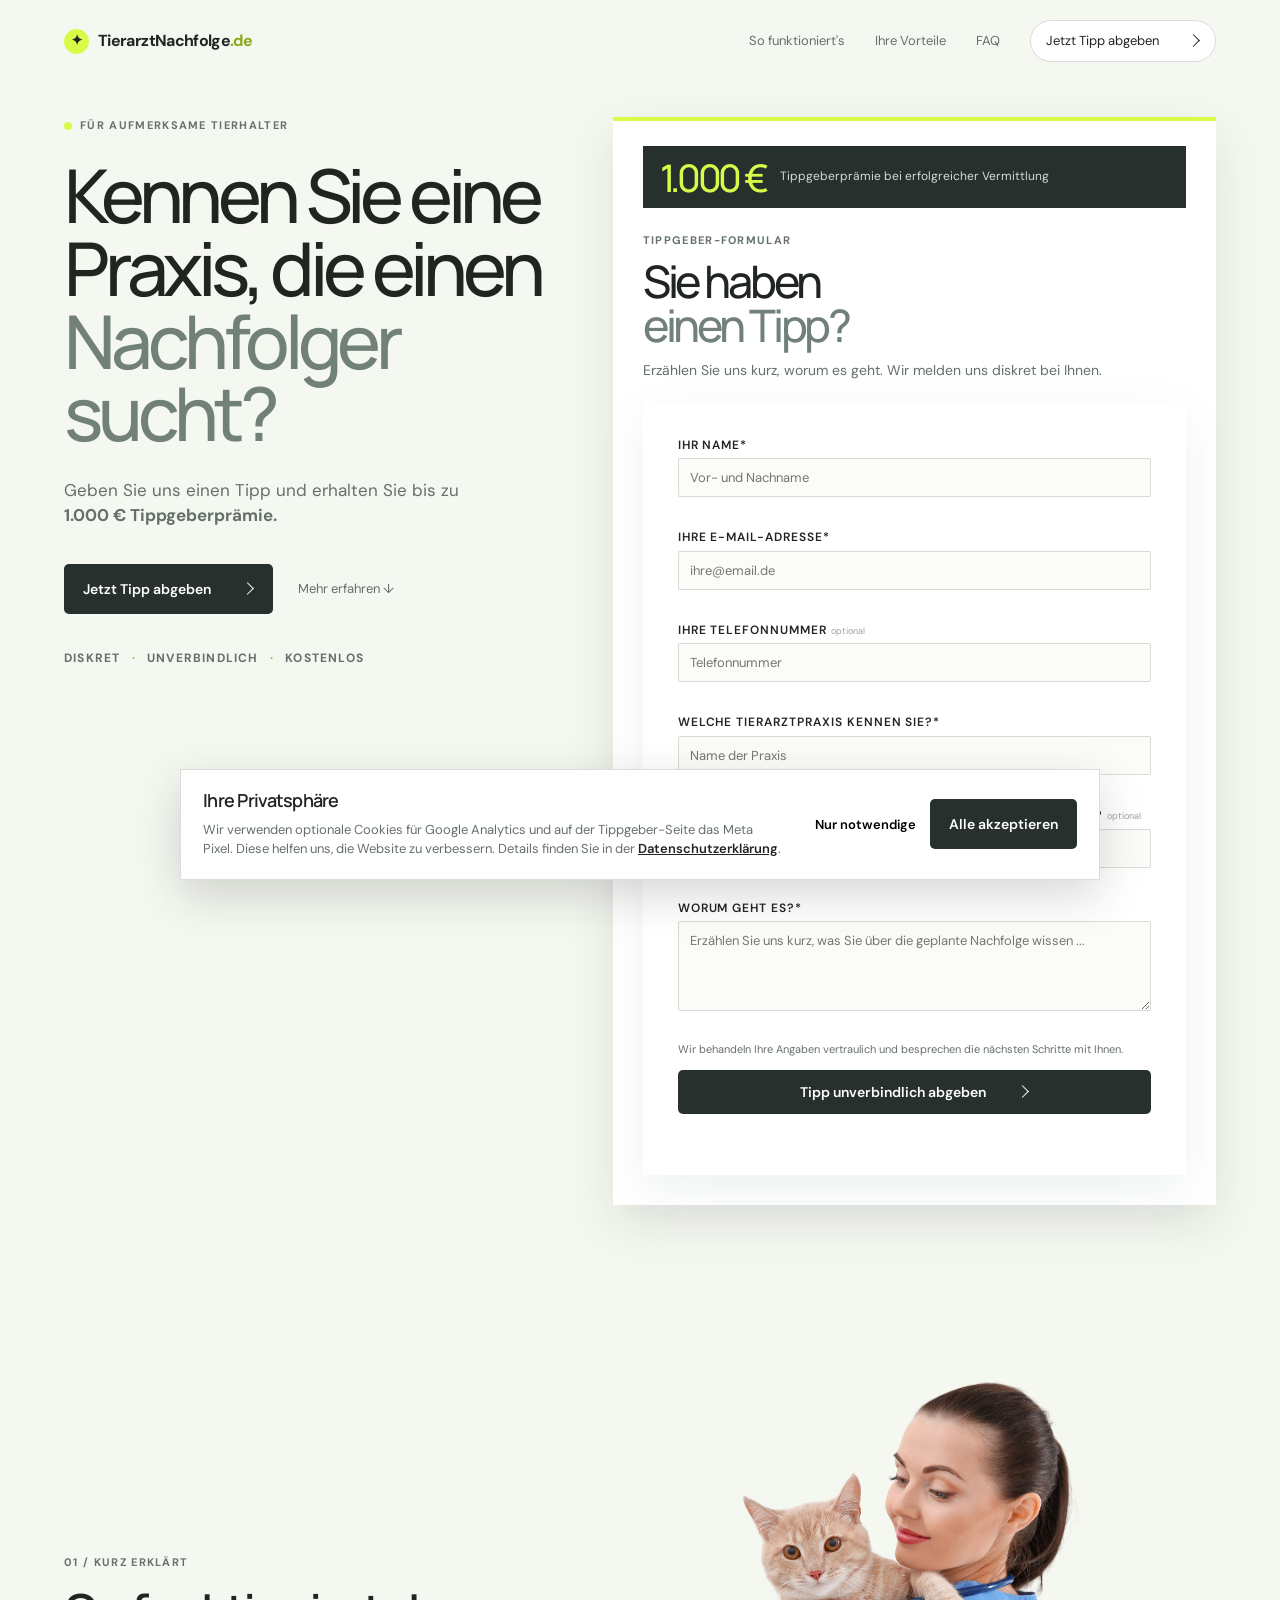
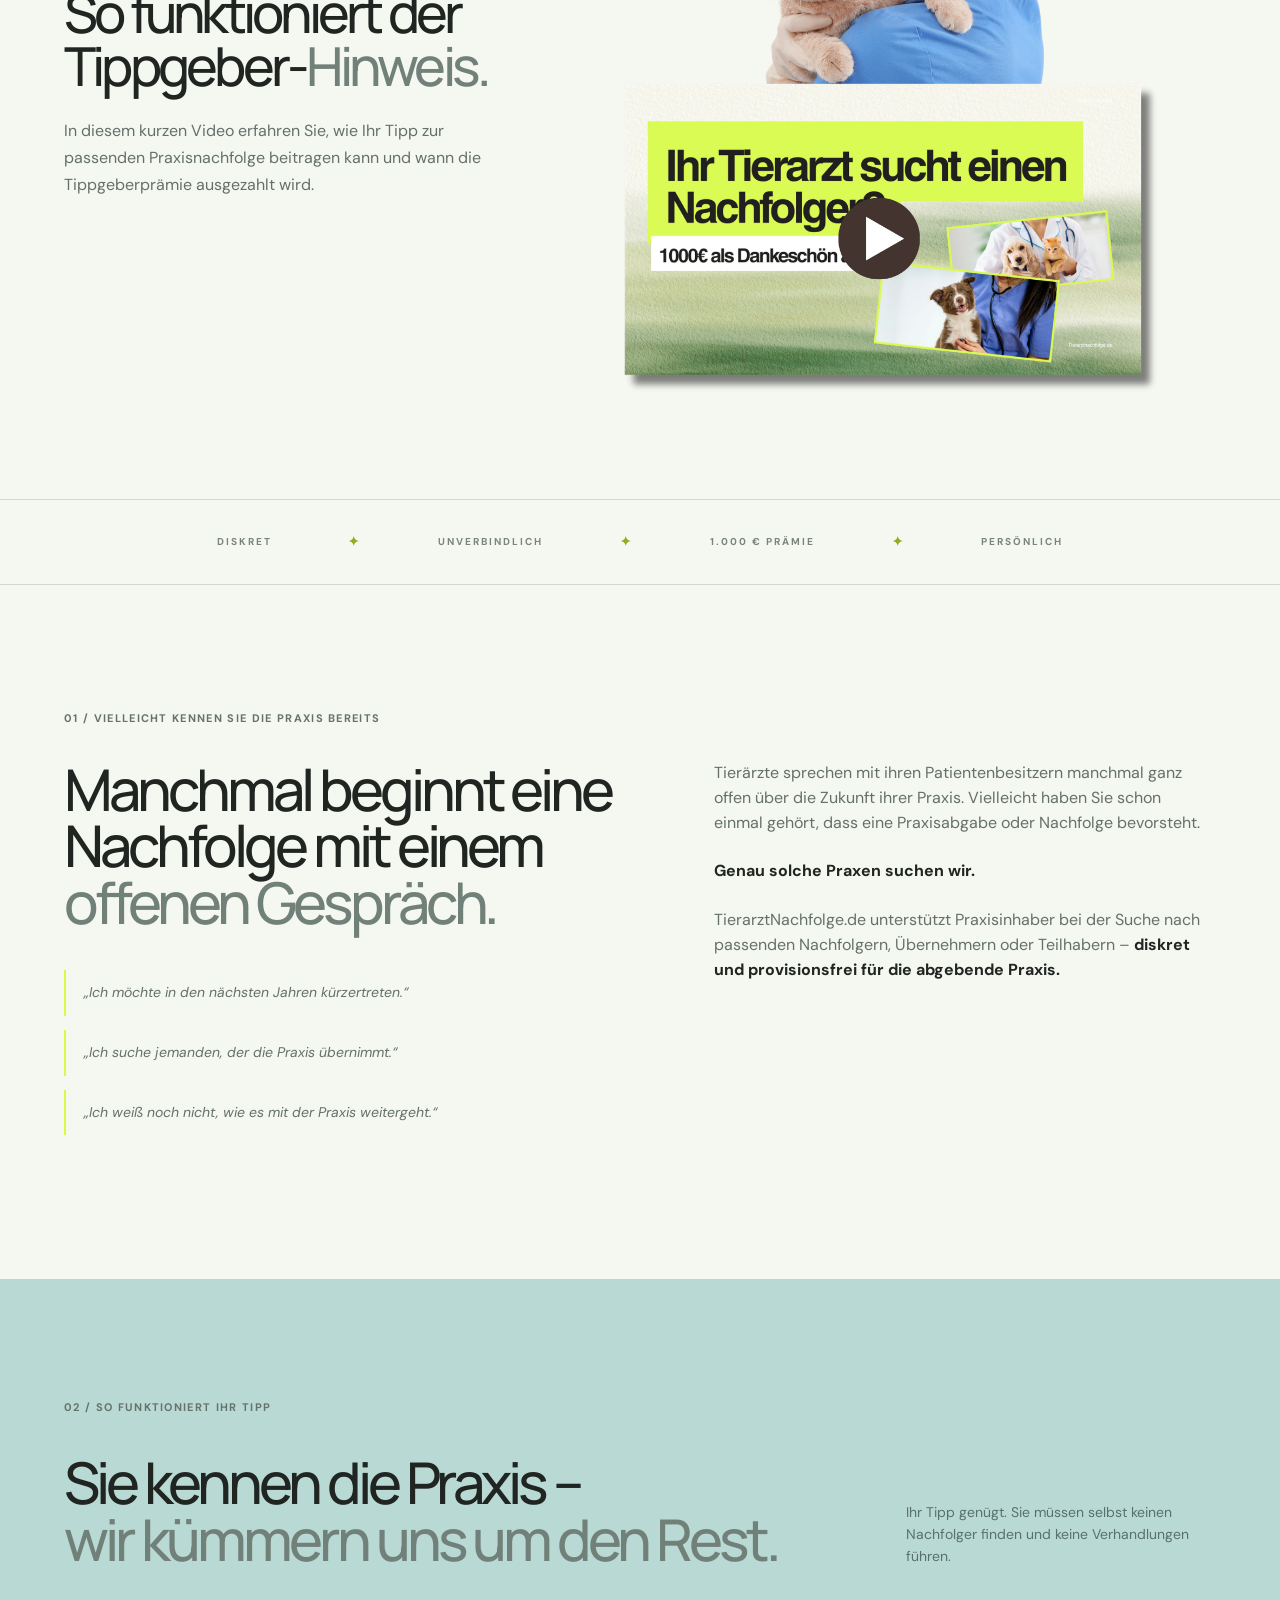
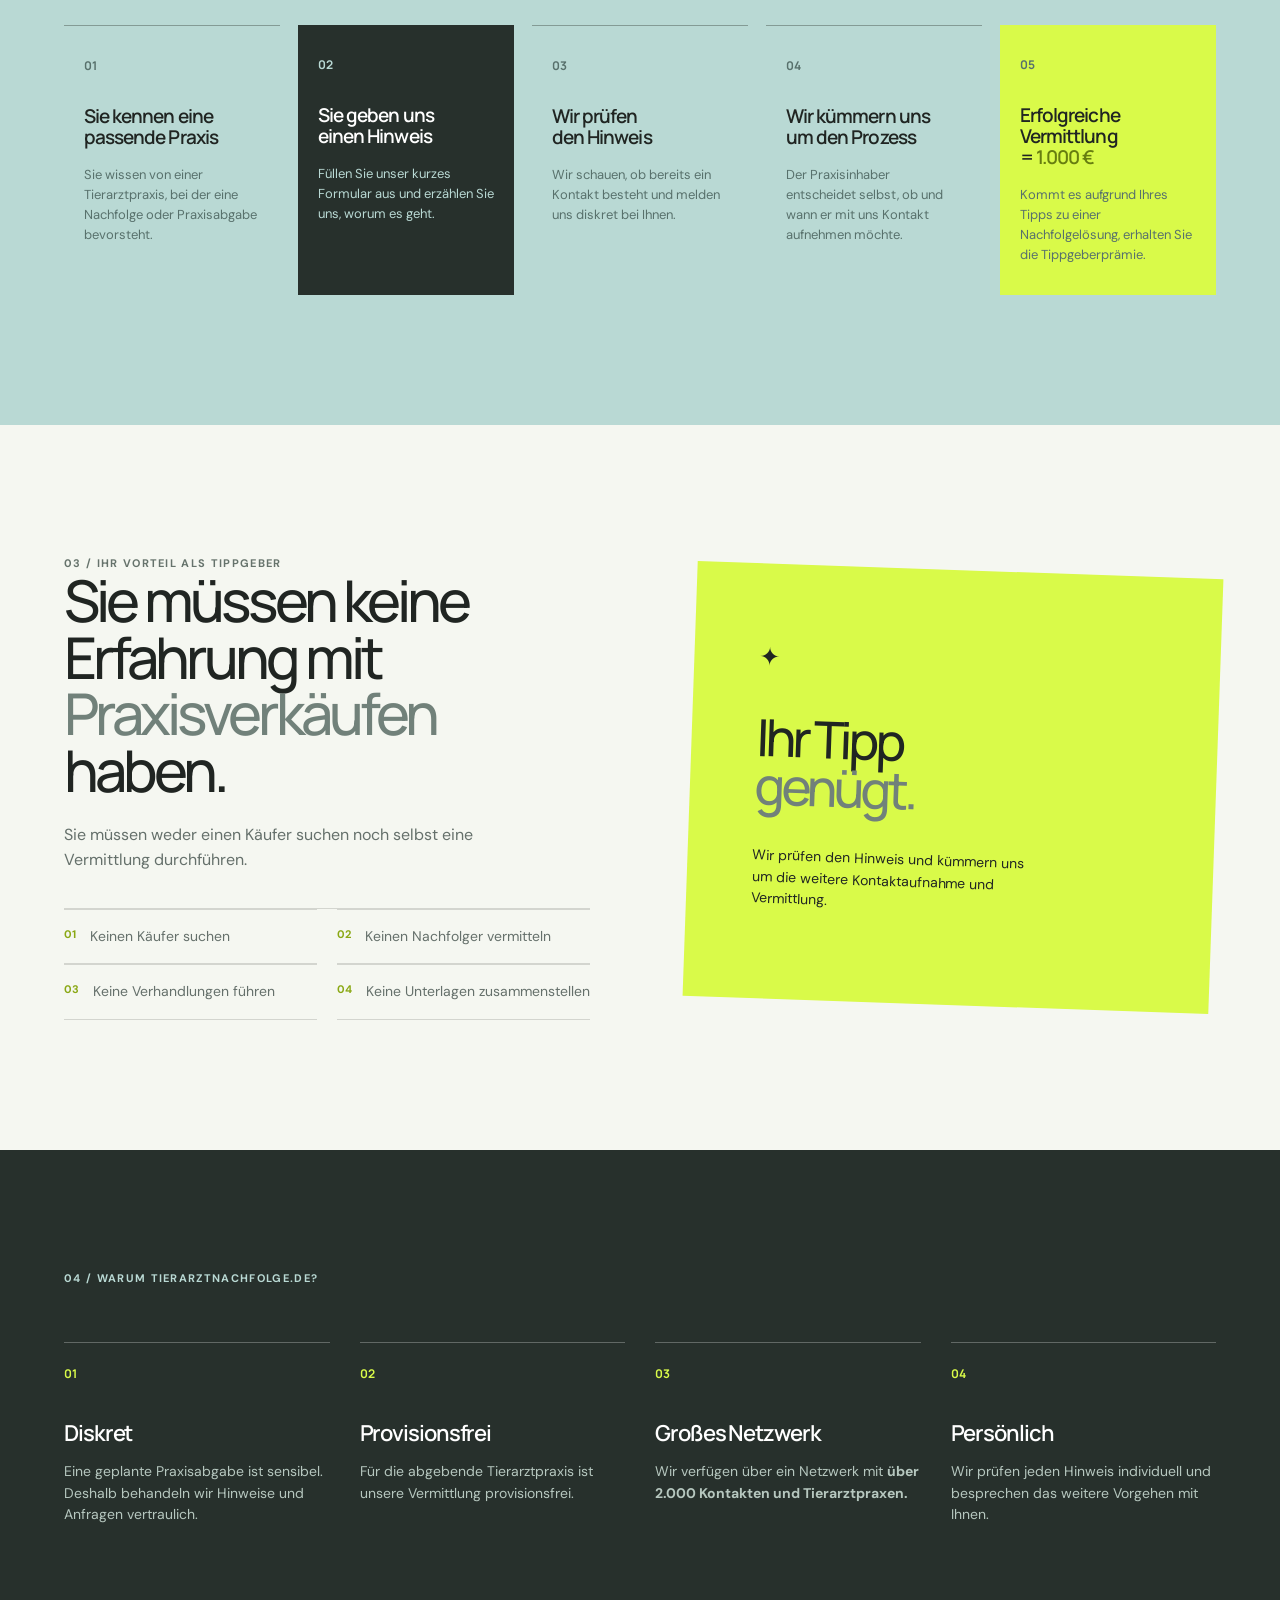
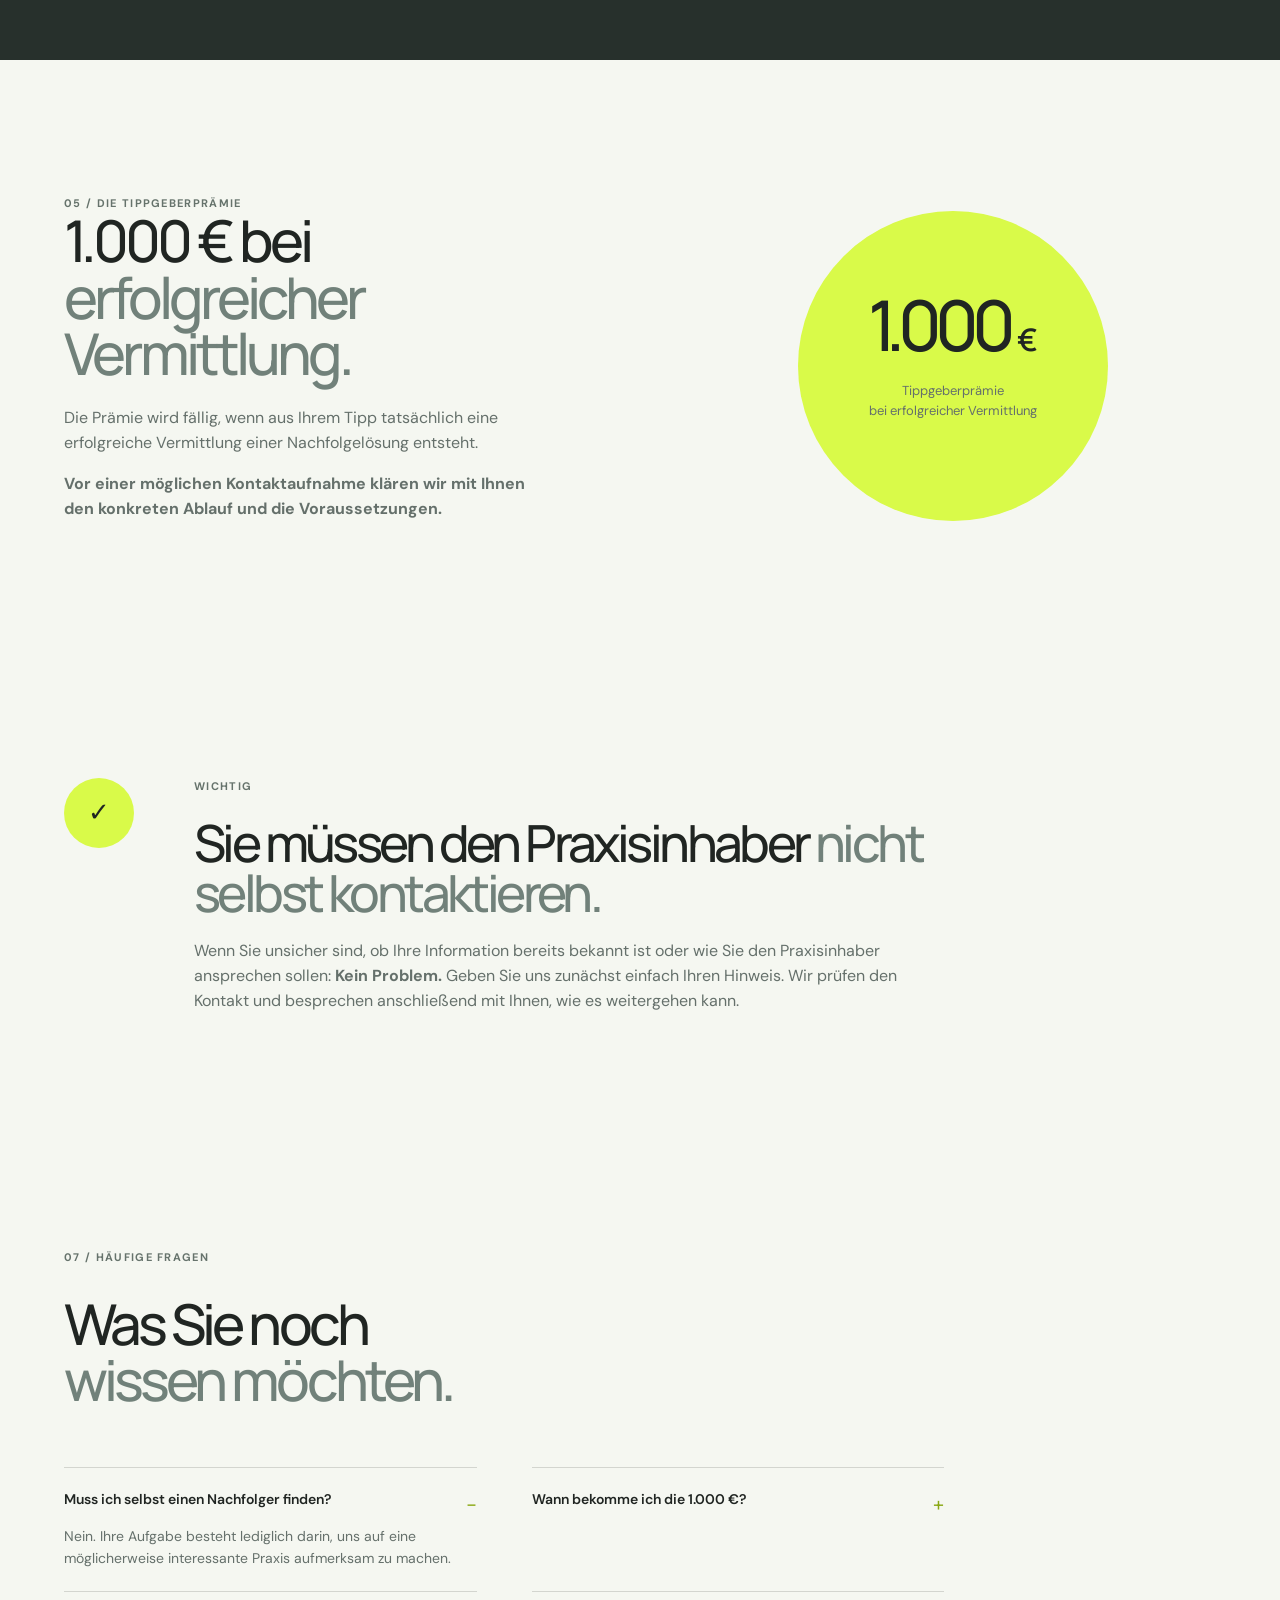
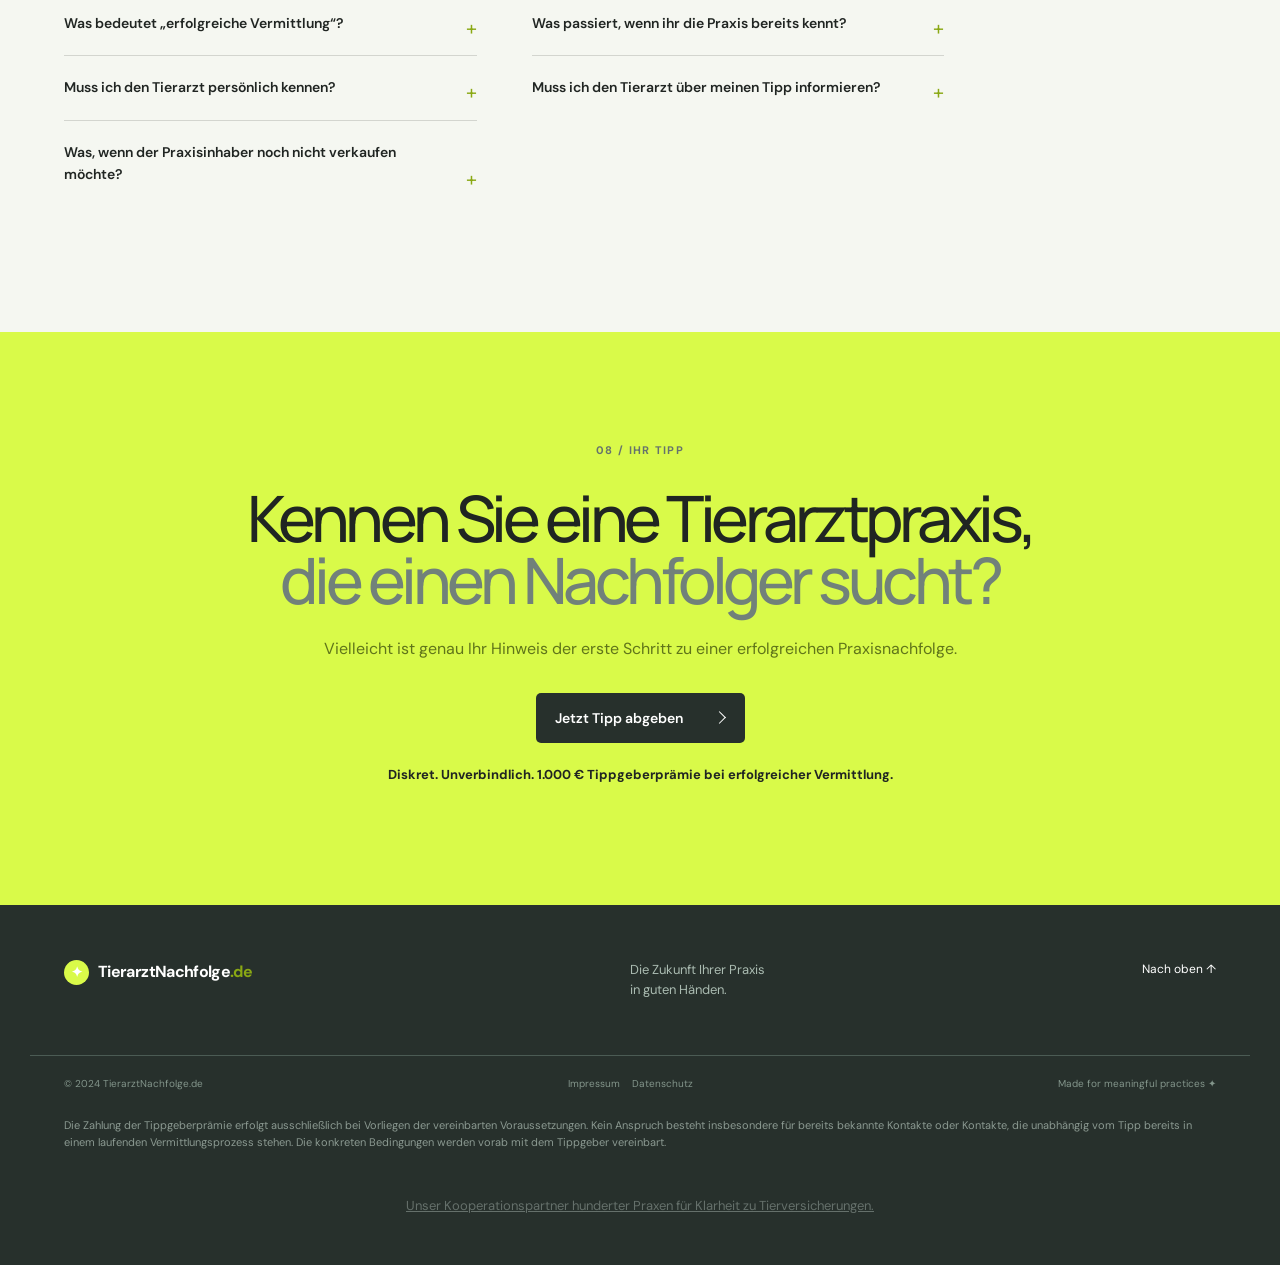
<file: tippgeber/index.html>
<!doctype html>
<html lang="de">
  <head>
    <meta charset="UTF-8" />
    <meta name="viewport" content="width=device-width, initial-scale=1.0" />
    <link rel="icon" type="image/png" href="../assets/logo%20tierarztnachfolge.de.png" />
    <link rel="apple-touch-icon" href="../assets/logo%20tierarztnachfolge.de.png" />
    <title>1.000 € Tippgeberprämie | TierarztNachfolge.de</title>
    <meta name="description" content="Kennen Sie eine Tierarztpraxis, die einen Nachfolger sucht? Geben Sie uns einen Tipp und erhalten Sie bis zu 1.000 € Tippgeberprämie." />
    <link rel="preconnect" href="https://fonts.googleapis.com" />
    <link rel="preconnect" href="https://fonts.gstatic.com" crossorigin />
    <link href="https://fonts.googleapis.com/css2?family=DM+Sans:wght@400;500;600;700&family=Manrope:wght@400;500;600;700;800&display=swap" rel="stylesheet" />
    <link rel="stylesheet" href="../styles.css" />
    <script>
      window.__tnLoadMetaPixel = () => {
        if (window.__tnMetaPixelLoaded) return;
        window.__tnMetaPixelLoaded = true;
        !function(f,b,e,v,n,t,s){if(f.fbq)return;n=f.fbq=function(){n.callMethod?
        n.callMethod.apply(n,arguments):n.queue.push(arguments)};if(!f._fbq)f._fbq=n;
        n.push=n;n.loaded=!0;n.version='2.0';n.queue=[];t=b.createElement(e);t.async=!0;
        t.src=v;s=b.getElementsByTagName(e)[0];s.parentNode.insertBefore(t,s)}(window, document,
        'script','https://connect.facebook.net/en_US/fbevents.js');
        window.fbq('init', '1649008993556489');
        window.fbq('track', 'PageView');
      };
      if (localStorage.getItem('tn_cookie_consent') === 'accepted') {
        window.__tnLoadMetaPixel();
      }
    </script>
  </head>
  <body class="referral-page">
    <header class="site-header">
      <a class="logo" href="../index.html#top" aria-label="TierarztNachfolge.de Startseite"><span class="logo-mark">✦</span><span>TierarztNachfolge<span class="logo-dot">.de</span></span></a>
      <button class="menu-toggle" aria-label="Menü öffnen" aria-expanded="false"><span></span><span></span></button>
      <nav class="main-nav">
        <a href="#ablauf">So funktioniert's</a><a href="#vorteile">Ihre Vorteile</a><a href="#faq">FAQ</a>
        <a class="nav-cta" href="#tipp">Jetzt Tipp abgeben <span class="button-arrow" aria-hidden="true"></span></a>
      </nav>
    </header>

    <main id="top">
      <section class="referral-hero section-shell">
        <div class="referral-hero-copy">
          <div class="eyebrow"><span class="eyebrow-dot"></span> Für aufmerksame Tierhalter</div>
          <h1>Kennen Sie eine Praxis, die einen <em>Nachfolger sucht?</em></h1>
          <p class="hero-lead">Geben Sie uns einen Tipp und erhalten Sie bis zu <strong>1.000 € Tippgeberprämie.</strong></p>
          <div class="hero-actions"><a class="button button-dark" href="#tipp">Jetzt Tipp abgeben <span class="button-arrow" aria-hidden="true"></span></a><a class="text-link" href="#ablauf">Mehr erfahren <span>↓</span></a></div>
          <p class="referral-microcopy">Diskret <span>·</span> unverbindlich <span>·</span> kostenlos</p>
        </div>
        <div class="referral-hero-form" id="tipp">
          <div class="hero-form-prize"><strong>1.000 €</strong><span>Tippgeberprämie bei erfolgreicher Vermittlung</span></div>
          <div class="section-kicker">Tippgeber-Formular</div>
          <h2>Sie haben<br /><em>einen Tipp?</em></h2>
          <p class="hero-form-intro">Erzählen Sie uns kurz, worum es geht. Wir melden uns diskret bei Ihnen.</p>
          <form id="tip-form">
            <label>Ihr Name*<input required type="text" name="name" placeholder="Vor- und Nachname" /></label>
            <label>Ihre E-Mail-Adresse*<input required type="email" name="email" placeholder="ihre@email.de" /></label>
            <label>Ihre Telefonnummer <span class="optional">optional</span><input type="tel" name="phone" placeholder="Telefonnummer" /></label>
            <label>Welche Tierarztpraxis kennen Sie?*<input required type="text" name="practice" placeholder="Name der Praxis" /></label>
            <div class="form-two-col"><label>Ort der Praxis<input type="text" name="location" placeholder="Ort / PLZ" /></label><label>Woher wissen Sie davon? <span class="optional">optional</span><input type="text" name="source" placeholder="Zum Beispiel: Patient" /></label></div>
            <label>Worum geht es?*<textarea required name="reason" rows="4" placeholder="Erzählen Sie uns kurz, was Sie über die geplante Nachfolge wissen ..."></textarea></label>
            <p class="form-hint">Wir behandeln Ihre Angaben vertraulich und besprechen die nächsten Schritte mit Ihnen.</p>
            <button class="button button-dark" type="submit">Tipp unverbindlich abgeben <span class="button-arrow" aria-hidden="true"></span></button>
            <p class="form-status" aria-live="polite"></p>
          </form>
        </div>
      </section>

      <section class="referral-video-section section-shell" aria-labelledby="referral-video-title">
        <div class="referral-video-copy">
          <div class="section-kicker">01 / Kurz erklärt</div>
          <h2 id="referral-video-title">So funktioniert der Tippgeber-<em>Hinweis.</em></h2>
          <p>In diesem kurzen Video erfahren Sie, wie Ihr Tipp zur passenden Praxisnachfolge beitragen kann und wann die Tippgeberprämie ausgezahlt wird.</p>
        </div>
        <div class="hero-video referral-video" data-video-id="sw1CHbAmHXw" data-video-title="Video zum Tippgeberprogramm" role="button" tabindex="0" aria-label="Video zum Tippgeberprogramm abspielen">
          <img src="../assets/tippgeber%20thumbnail.png" alt="Video: So funktioniert das Tippgeberprogramm" />
        </div>
      </section>

      <section class="ticker"><div class="ticker-inner"><div class="ticker-group"><span>DISKRET</span><i>✦</i><span>UNVERBINDLICH</span><i>✦</i><span>1.000 € PRÄMIE</span><i>✦</i><span>PERSÖNLICH</span></div><div class="ticker-group" aria-hidden="true"><span>DISKRET</span><i>✦</i><span>UNVERBINDLICH</span><i>✦</i><span>1.000 € PRÄMIE</span><i>✦</i><span>PERSÖNLICH</span></div></div></section>

      <section class="referral-intro section-shell">
        <div class="section-kicker">01 / Vielleicht kennen Sie die Praxis bereits</div>
        <div class="referral-intro-grid"><div><h2>Manchmal beginnt eine Nachfolge mit einem <em>offenen Gespräch.</em></h2><div class="quote-stack"><blockquote>„Ich möchte in den nächsten Jahren kürzertreten.“</blockquote><blockquote>„Ich suche jemanden, der die Praxis übernimmt.“</blockquote><blockquote>„Ich weiß noch nicht, wie es mit der Praxis weitergeht.“</blockquote></div></div><div class="referral-body"><p>Tierärzte sprechen mit ihren Patientenbesitzern manchmal ganz offen über die Zukunft ihrer Praxis. Vielleicht haben Sie schon einmal gehört, dass eine Praxisabgabe oder Nachfolge bevorsteht.</p><p><strong>Genau solche Praxen suchen wir.</strong></p><p>TierarztNachfolge.de unterstützt Praxisinhaber bei der Suche nach passenden Nachfolgern, Übernehmern oder Teilhabern – <strong>diskret und provisionsfrei für die abgebende Praxis.</strong></p></div></div>
      </section>

      <section class="referral-steps-section" id="ablauf"><div class="section-shell"><div class="section-kicker">02 / So funktioniert Ihr Tipp</div><div class="section-heading"><h2>Sie kennen die Praxis –<br /><em>wir kümmern uns um den Rest.</em></h2><p>Ihr Tipp genügt. Sie müssen selbst keinen Nachfolger finden und keine Verhandlungen führen.</p></div><div class="referral-steps-grid">
        <article class="referral-step"><span>01</span><h3>Sie kennen eine<br />passende Praxis</h3><p>Sie wissen von einer Tierarztpraxis, bei der eine Nachfolge oder Praxisabgabe bevorsteht.</p></article>
        <article class="referral-step referral-step-featured"><span>02</span><h3>Sie geben uns<br />einen Hinweis</h3><p>Füllen Sie unser kurzes Formular aus und erzählen Sie uns, worum es geht.</p></article>
        <article class="referral-step"><span>03</span><h3>Wir prüfen<br />den Hinweis</h3><p>Wir schauen, ob bereits ein Kontakt besteht und melden uns diskret bei Ihnen.</p></article>
        <article class="referral-step"><span>04</span><h3>Wir kümmern uns<br />um den Prozess</h3><p>Der Praxisinhaber entscheidet selbst, ob und wann er mit uns Kontakt aufnehmen möchte.</p></article>
        <article class="referral-step referral-step-prize"><span>05</span><h3>Erfolgreiche Vermittlung<br />= <em>1.000 €</em></h3><p>Kommt es aufgrund Ihres Tipps zu einer Nachfolgelösung, erhalten Sie die Tippgeberprämie.</p></article>
      </div></div></section>

      <section class="referral-benefits section-shell" id="vorteile"><div class="benefits-copy"><div class="section-kicker">03 / Ihr Vorteil als Tippgeber</div><h2>Sie müssen keine Erfahrung mit <em>Praxisverkäufen</em> haben.</h2><p>Sie müssen weder einen Käufer suchen noch selbst eine Vermittlung durchführen.</p><div class="benefit-list referral-list"><div><span>01</span><p>Keinen Käufer suchen</p></div><div><span>02</span><p>Keinen Nachfolger vermitteln</p></div><div><span>03</span><p>Keine Verhandlungen führen</p></div><div><span>04</span><p>Keine Unterlagen zusammenstellen</p></div></div></div><div class="benefit-statement"><span class="statement-mark">✦</span><strong>Ihr Tipp<br /><em>genügt.</em></strong><p>Wir prüfen den Hinweis und kümmern uns um die weitere Kontaktaufnahme und Vermittlung.</p></div></section>

      <section class="why-section"><div class="section-shell"><div class="section-kicker">04 / Warum TierarztNachfolge.de?</div><div class="why-grid"><article><span>01</span><h3>Diskret</h3><p>Eine geplante Praxisabgabe ist sensibel. Deshalb behandeln wir Hinweise und Anfragen vertraulich.</p></article><article><span>02</span><h3>Provisionsfrei</h3><p>Für die abgebende Tierarztpraxis ist unsere Vermittlung provisionsfrei.</p></article><article><span>03</span><h3>Großes Netzwerk</h3><p>Wir verfügen über ein Netzwerk mit <strong>über 2.000 Kontakten und Tierarztpraxen.</strong></p></article><article><span>04</span><h3>Persönlich</h3><p>Wir prüfen jeden Hinweis individuell und besprechen das weitere Vorgehen mit Ihnen.</p></article></div></div></section>

      <section class="prize-section section-shell"><div><div class="section-kicker">05 / Die Tippgeberprämie</div><h2>1.000 € bei <em>erfolgreicher Vermittlung.</em></h2><p>Die Prämie wird fällig, wenn aus Ihrem Tipp tatsächlich eine erfolgreiche Vermittlung einer Nachfolgelösung entsteht.</p><p><strong>Vor einer möglichen Kontaktaufnahme klären wir mit Ihnen den konkreten Ablauf und die Voraussetzungen.</strong></p></div><div class="prize-number"><span>1.000</span><small>€</small><p>Tippgeberprämie<br />bei erfolgreicher Vermittlung</p></div></section>

      <section class="reassurance section-shell"><div class="reassurance-icon">✓</div><div><div class="section-kicker">Wichtig</div><h2>Sie müssen den Praxisinhaber <em>nicht selbst kontaktieren.</em></h2><p>Wenn Sie unsicher sind, ob Ihre Information bereits bekannt ist oder wie Sie den Praxisinhaber ansprechen sollen: <strong>Kein Problem.</strong> Geben Sie uns zunächst einfach Ihren Hinweis. Wir prüfen den Kontakt und besprechen anschließend mit Ihnen, wie es weitergehen kann.</p></div></section>

      <section class="faq-section section-shell" id="faq"><div class="section-kicker">07 / Häufige Fragen</div><h2>Was Sie noch<br /><em>wissen möchten.</em></h2><div class="faq-grid"><details open><summary>Muss ich selbst einen Nachfolger finden?</summary><p>Nein. Ihre Aufgabe besteht lediglich darin, uns auf eine möglicherweise interessante Praxis aufmerksam zu machen.</p></details><details><summary>Wann bekomme ich die 1.000 €?</summary><p>Die Tippgeberprämie wird bei einer erfolgreichen Vermittlung fällig, sofern die Voraussetzungen erfüllt sind.</p></details><details><summary>Was bedeutet „erfolgreiche Vermittlung“?</summary><p>Eine erfolgreiche Vermittlung liegt vor, wenn aufgrund Ihres Tipps eine Nachfolgelösung zwischen der Praxis und einem passenden Nachfolger, Käufer oder Teilhaber zustande kommt. Die konkreten Voraussetzungen werden vorab mit Ihnen besprochen.</p></details><details><summary>Was passiert, wenn ihr die Praxis bereits kennt?</summary><p>Dann prüfen wir zunächst, ob bereits ein Kontakt oder eine bestehende Anfrage vorliegt. Wir melden uns bei Ihnen und klären den weiteren Ablauf.</p></details><details><summary>Muss ich den Tierarzt persönlich kennen?</summary><p>Nein. Entscheidend ist, dass Ihr Hinweis auf eine Praxis hindeutet, bei der eine Nachfolge oder Abgabe relevant sein könnte.</p></details><details><summary>Muss ich den Tierarzt über meinen Tipp informieren?</summary><p>Nein. Wir besprechen mit Ihnen, wie eine Kontaktaufnahme sinnvoll und diskret erfolgen kann.</p></details><details><summary>Was, wenn der Praxisinhaber noch nicht verkaufen möchte?</summary><p>Auch das kann interessant sein. Eine Nachfolge wird häufig langfristig geplant. Wir prüfen gemeinsam, ob und wann eine Kontaktaufnahme sinnvoll ist.</p></details></div></section>

      <section class="referral-final"><div class="section-shell"><div class="section-kicker">08 / Ihr Tipp</div><h2>Kennen Sie eine Tierarztpraxis,<br /><em>die einen Nachfolger sucht?</em></h2><p>Vielleicht ist genau Ihr Hinweis der erste Schritt zu einer erfolgreichen Praxisnachfolge.</p><a class="button button-dark" href="#tipp">Jetzt Tipp abgeben <span class="button-arrow" aria-hidden="true"></span></a><strong>Diskret. Unverbindlich. 1.000 € Tippgeberprämie bei erfolgreicher Vermittlung.</strong></div></section>
    </main>
    <footer class="site-footer"><div class="section-shell footer-top"><a class="logo" href="../index.html#top"><span class="logo-mark">✦</span><span>TierarztNachfolge<span class="logo-dot">.de</span></span></a><p>Die Zukunft Ihrer Praxis<br />in guten Händen.</p><a class="back-top" href="#top">Nach oben ↑</a></div><div class="section-shell footer-bottom"><span>© 2024 TierarztNachfolge.de</span><span><a href="../impressum.html">Impressum</a> &nbsp;&nbsp; <a href="../datenschutz.html">Datenschutz</a></span><span>Made for meaningful practices ✦</span></div><div class="section-shell referral-disclaimer">Die Zahlung der Tippgeberprämie erfolgt ausschließlich bei Vorliegen der vereinbarten Voraussetzungen. Kein Anspruch besteht insbesondere für bereits bekannte Kontakte oder Kontakte, die unabhängig vom Tipp bereits in einem laufenden Vermittlungsprozess stehen. Die konkreten Bedingungen werden vorab mit dem Tippgeber vereinbart.</div><div class="section-shell footer-partner"><a href="https://tierversicherungenvergleiche.de/">Unser Kooperationspartner hunderter Praxen für Klarheit zu Tierversicherungen.</a></div></footer>
    <script src="../script.js"></script>
  </body>
</html>
</file>
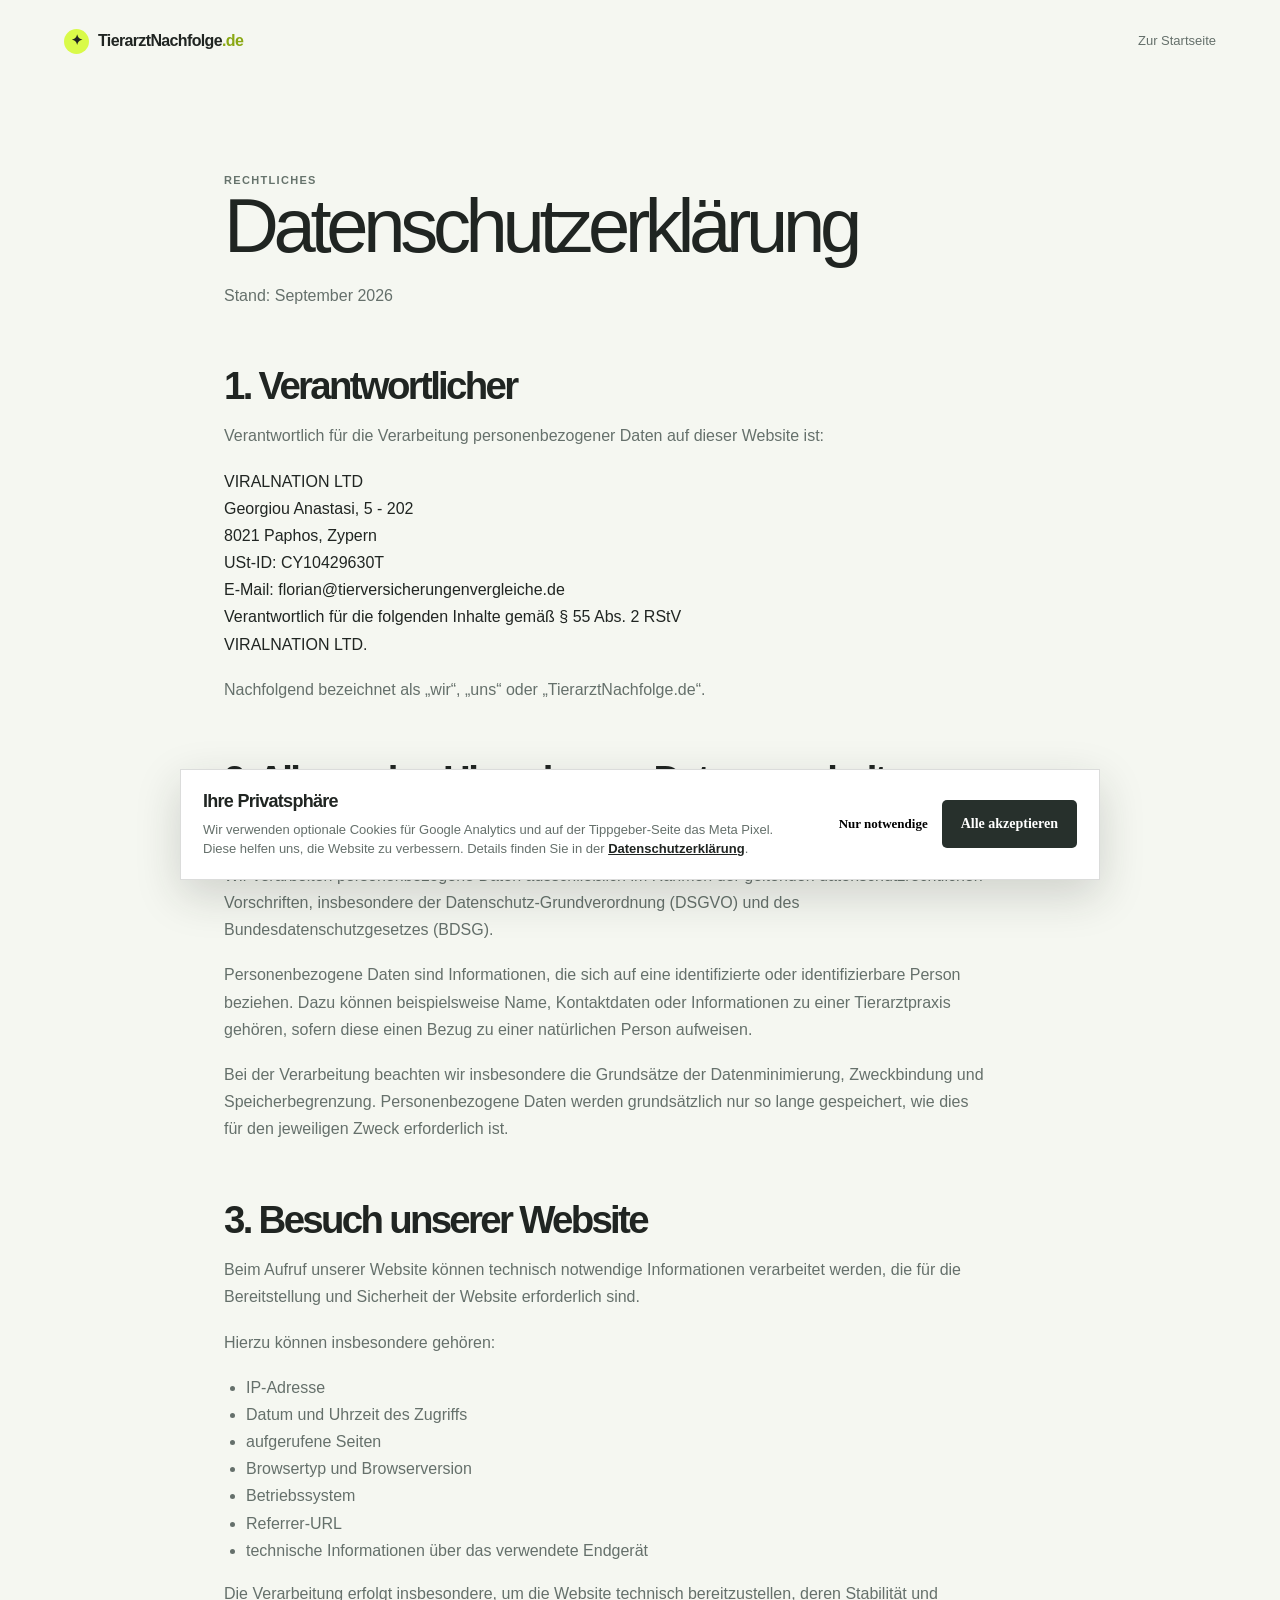
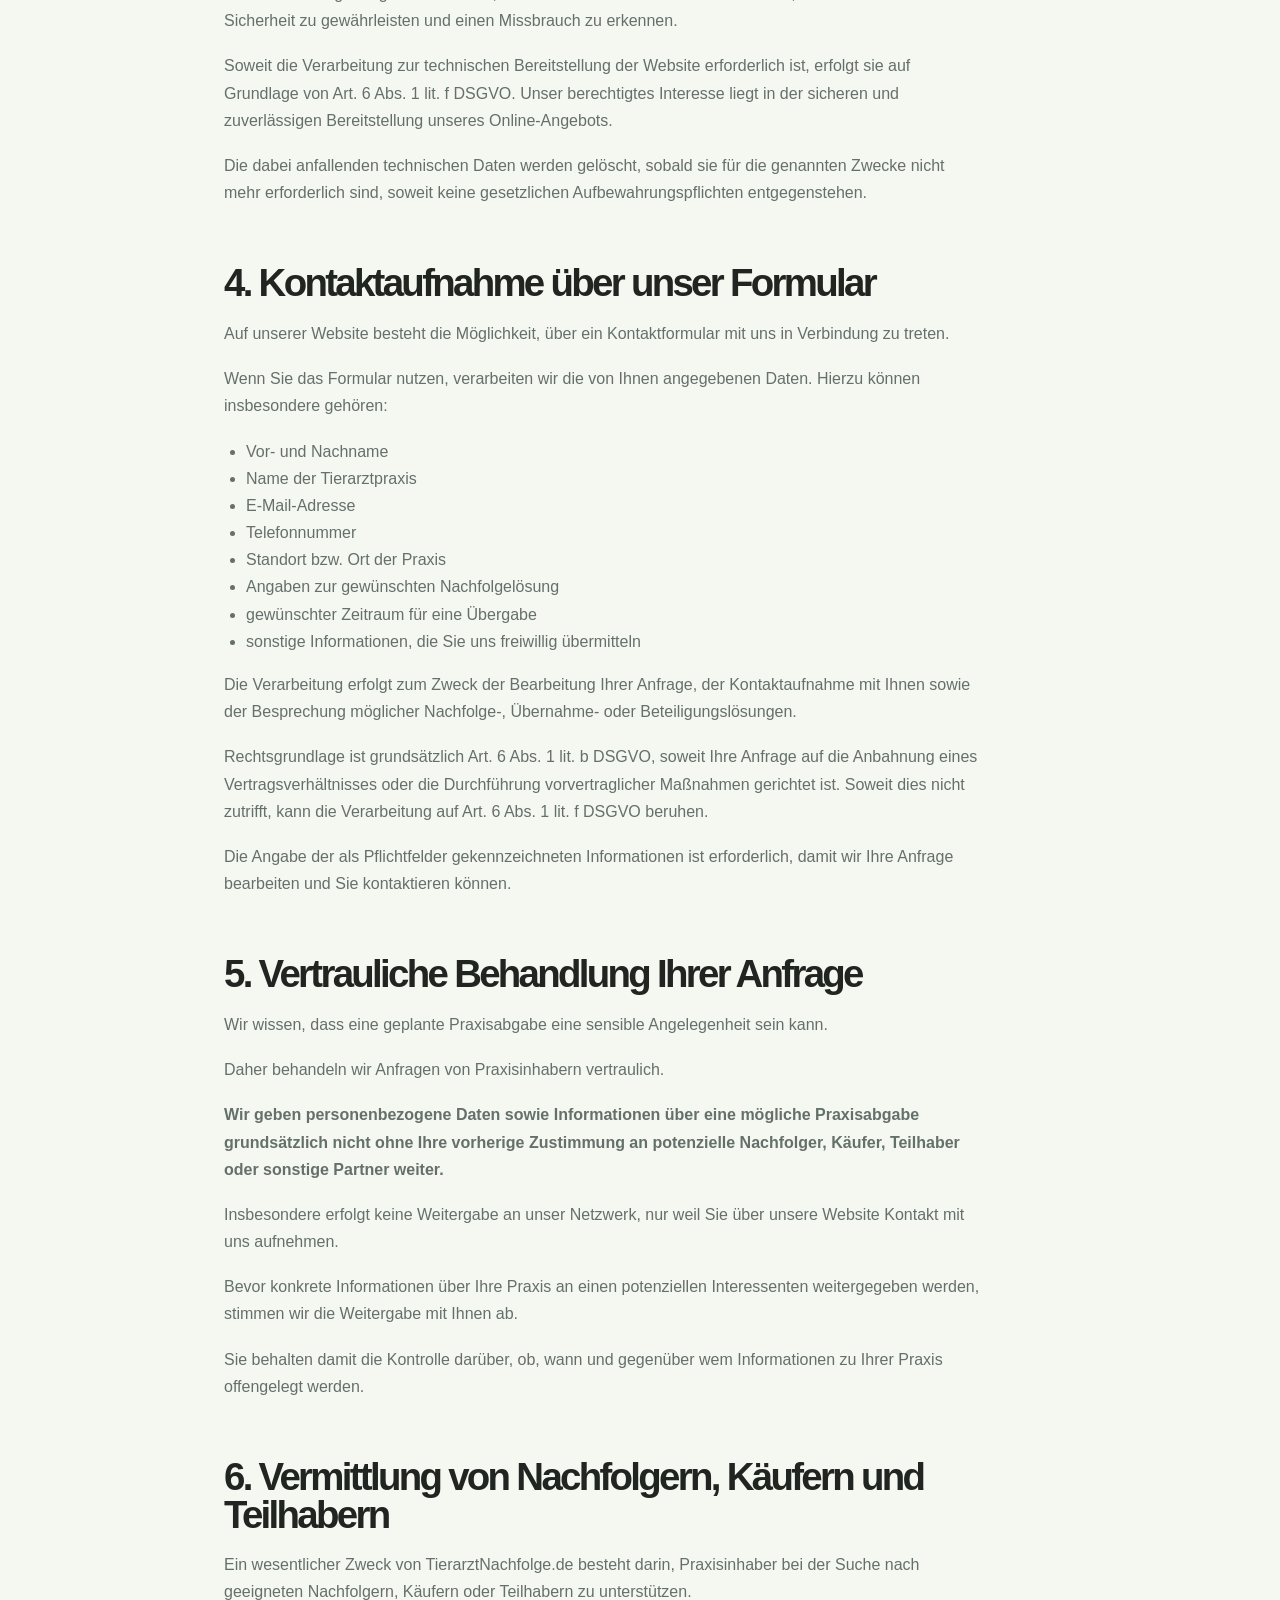
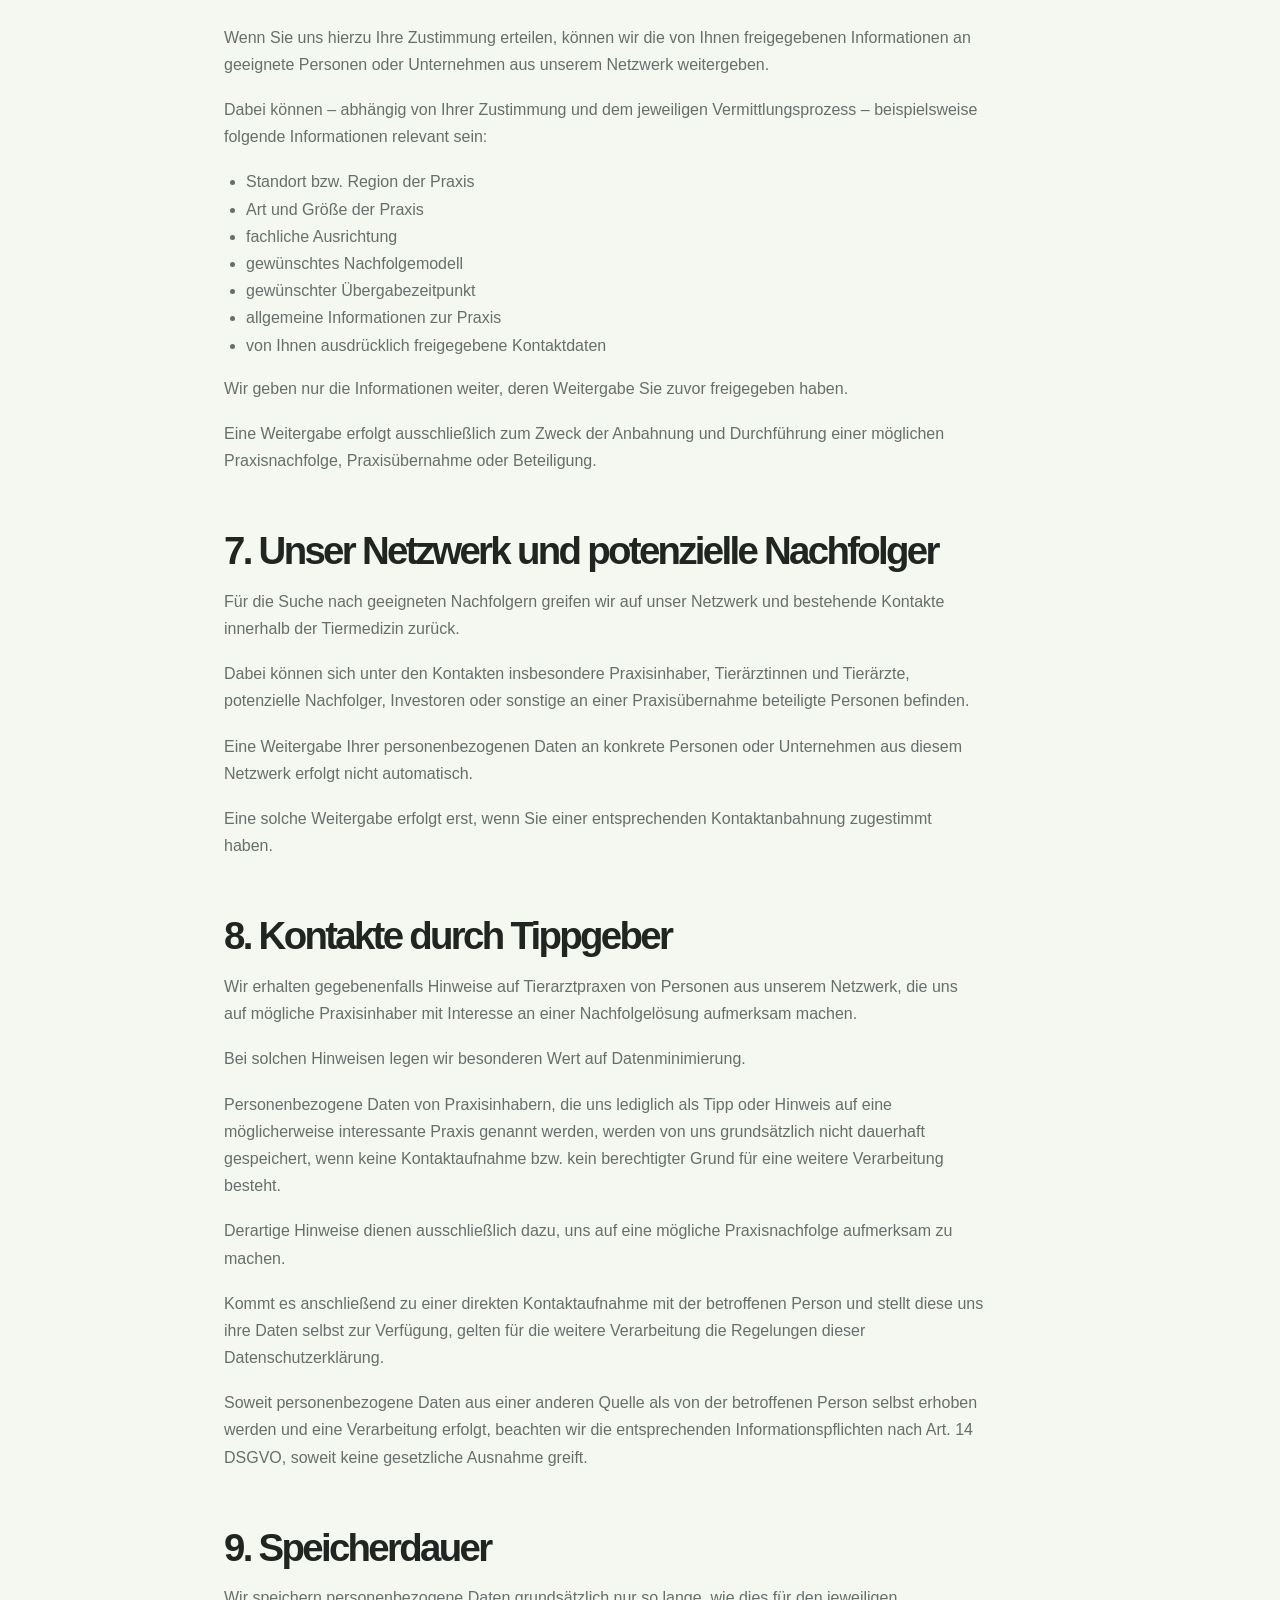
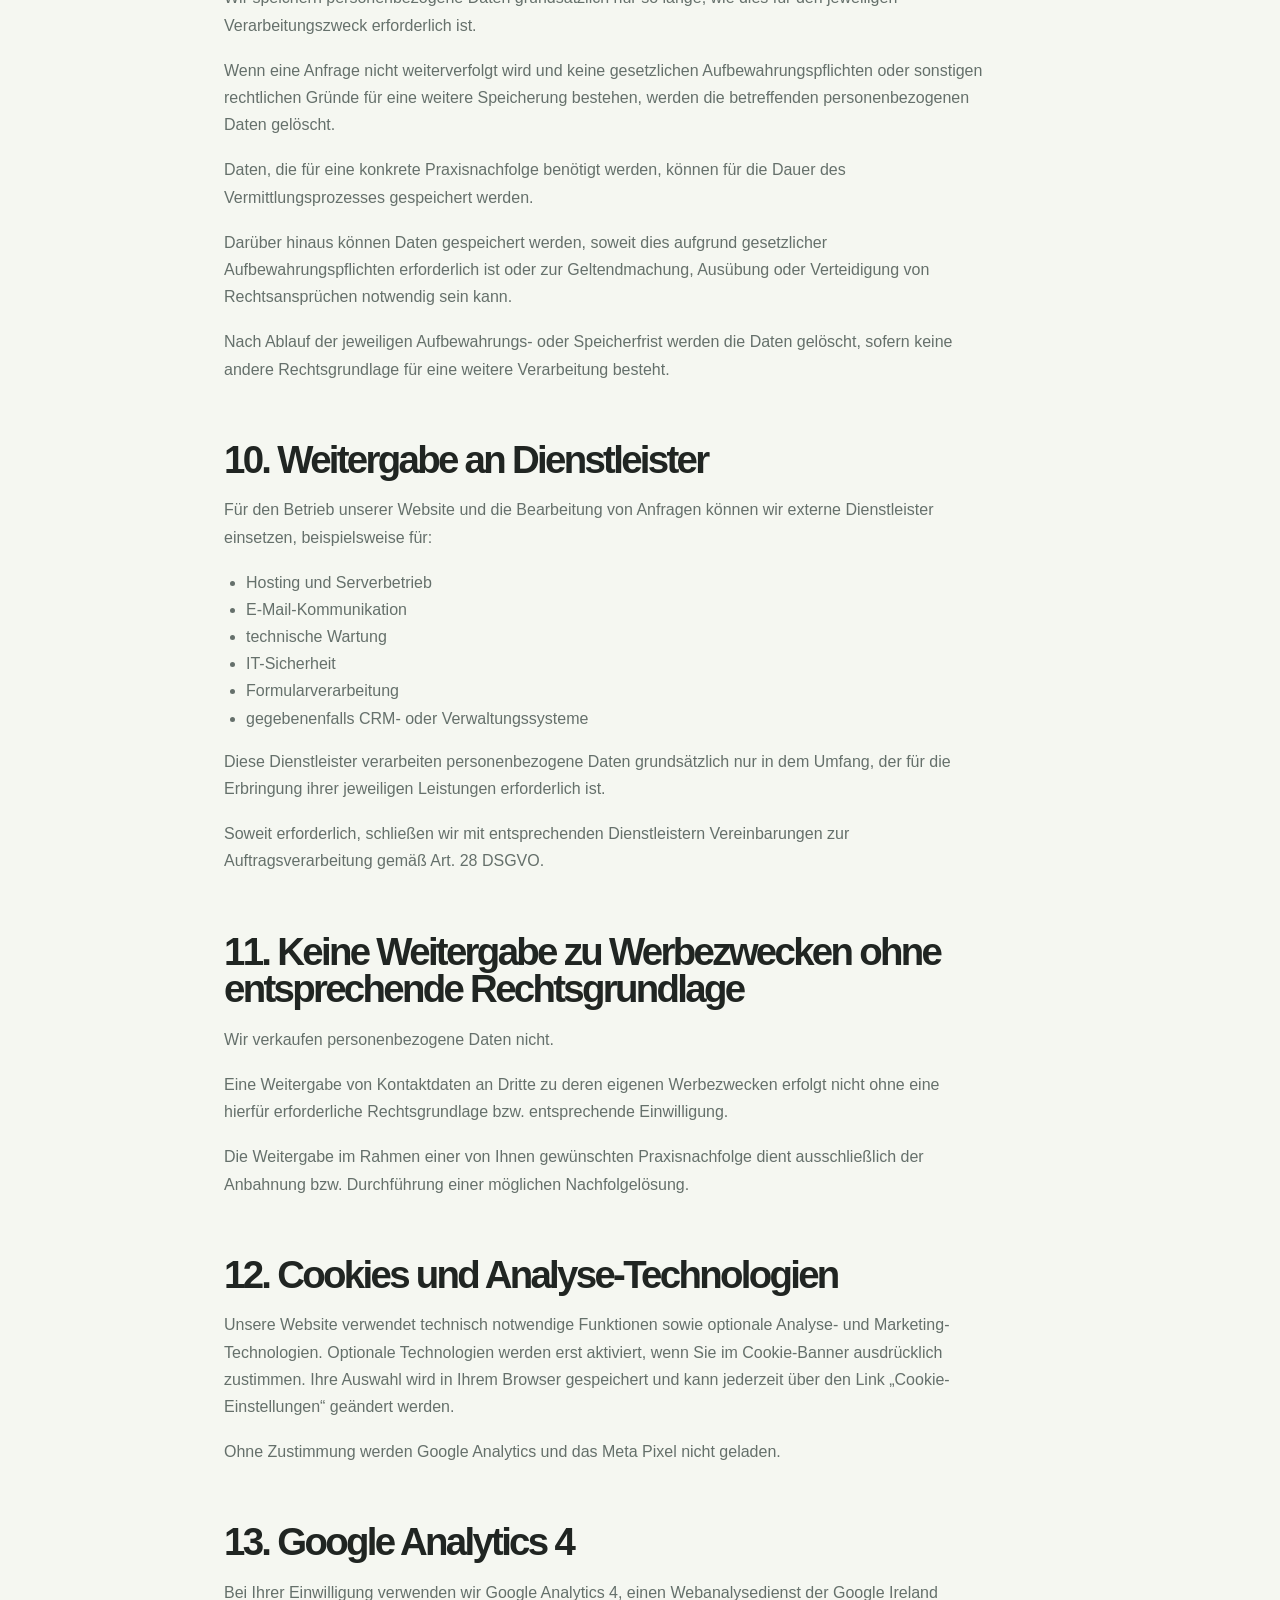
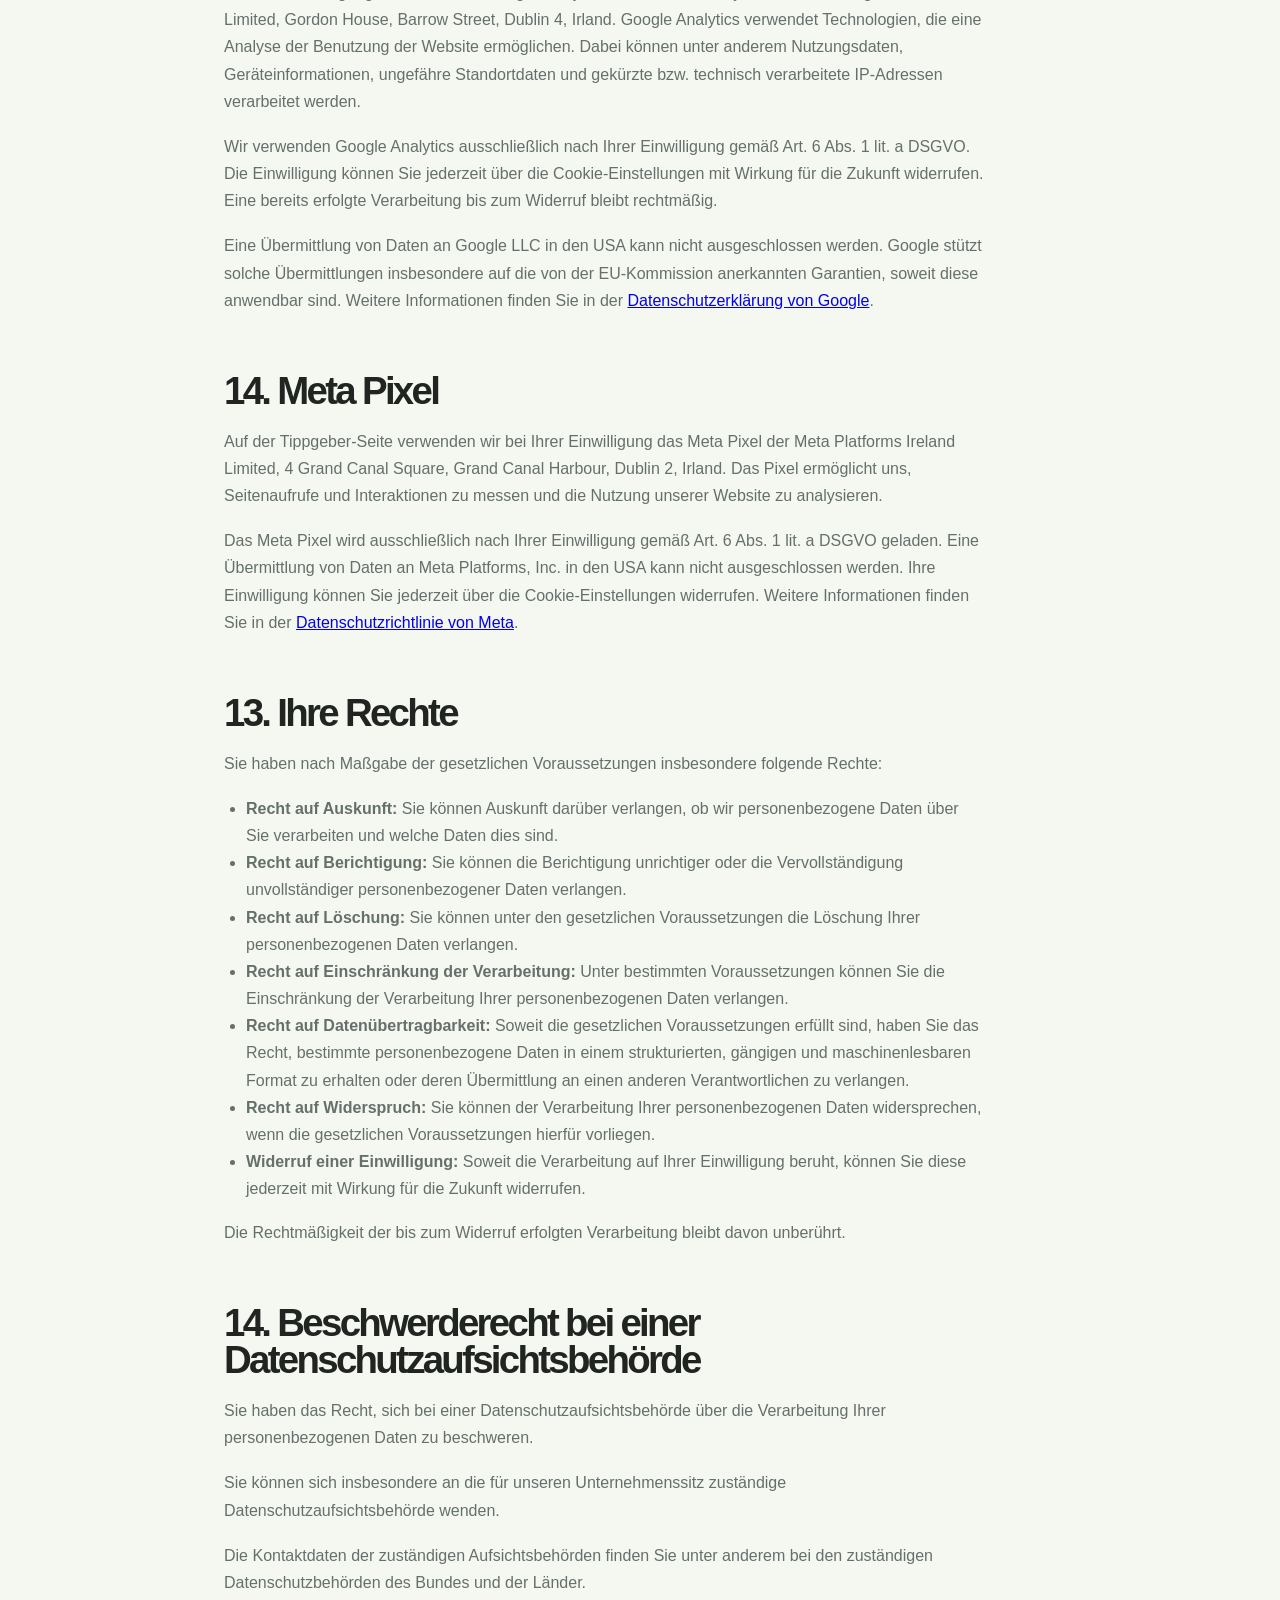
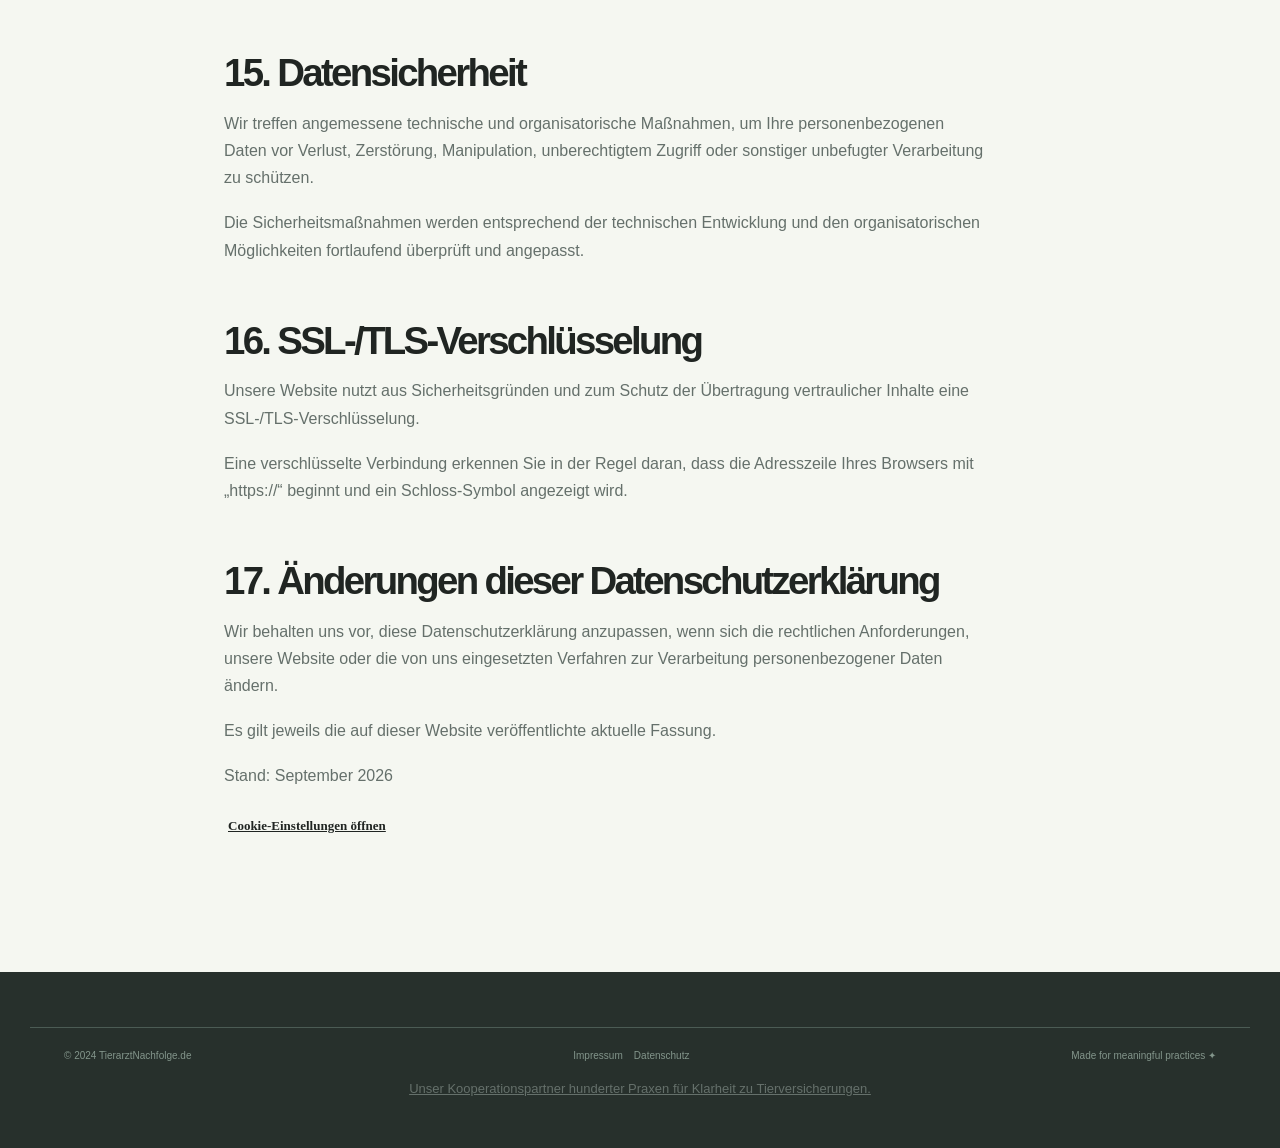
<file: datenschutz.html>
<!doctype html>
<html lang="de">
  <head><meta charset="UTF-8" /><meta name="viewport" content="width=device-width, initial-scale=1.0" /><link rel="icon" type="image/png" href="assets/logo%20tierarztnachfolge.de.png" /><link rel="apple-touch-icon" href="assets/logo%20tierarztnachfolge.de.png" /><title>Datenschutzerklärung | TierarztNachfolge.de</title><link rel="stylesheet" href="styles.css" /></head>
  <body class="legal-page">
    <header class="site-header"><a class="logo" href="index.html#top" aria-label="TierarztNachfolge.de Startseite"><span class="logo-mark">✦</span><span>TierarztNachfolge<span class="logo-dot">.de</span></span></a><a class="text-link" href="index.html">Zur Startseite</a></header>
    <main class="section-shell legal-main">
      <div class="section-kicker">Rechtliches</div><h1>Datenschutzerklärung</h1><p class="legal-date">Stand: September 2026</p>
      <h2>1. Verantwortlicher</h2><p>Verantwortlich für die Verarbeitung personenbezogener Daten auf dieser Website ist:</p><p class="legal-contact">VIRALNATION LTD
Georgiou Anastasi, 5 - 202
8021 Paphos, Zypern
USt-ID: CY10429630T
E-Mail: florian@tierversicherungenvergleiche.de
Verantwortlich für die folgenden Inhalte gemäß § 55 Abs. 2 RStV
VIRALNATION LTD.</p><p>Nachfolgend bezeichnet als „wir“, „uns“ oder „TierarztNachfolge.de“.</p>
      <h2>2. Allgemeine Hinweise zur Datenverarbeitung</h2><p>Der Schutz Ihrer personenbezogenen Daten ist uns wichtig.</p><p>Wir verarbeiten personenbezogene Daten ausschließlich im Rahmen der geltenden datenschutzrechtlichen Vorschriften, insbesondere der Datenschutz-Grundverordnung (DSGVO) und des Bundesdatenschutzgesetzes (BDSG).</p><p>Personenbezogene Daten sind Informationen, die sich auf eine identifizierte oder identifizierbare Person beziehen. Dazu können beispielsweise Name, Kontaktdaten oder Informationen zu einer Tierarztpraxis gehören, sofern diese einen Bezug zu einer natürlichen Person aufweisen.</p><p>Bei der Verarbeitung beachten wir insbesondere die Grundsätze der Datenminimierung, Zweckbindung und Speicherbegrenzung. Personenbezogene Daten werden grundsätzlich nur so lange gespeichert, wie dies für den jeweiligen Zweck erforderlich ist.</p>
      <h2>3. Besuch unserer Website</h2><p>Beim Aufruf unserer Website können technisch notwendige Informationen verarbeitet werden, die für die Bereitstellung und Sicherheit der Website erforderlich sind.</p><p>Hierzu können insbesondere gehören:</p><ul><li>IP-Adresse</li><li>Datum und Uhrzeit des Zugriffs</li><li>aufgerufene Seiten</li><li>Browsertyp und Browserversion</li><li>Betriebssystem</li><li>Referrer-URL</li><li>technische Informationen über das verwendete Endgerät</li></ul><p>Die Verarbeitung erfolgt insbesondere, um die Website technisch bereitzustellen, deren Stabilität und Sicherheit zu gewährleisten und einen Missbrauch zu erkennen.</p><p>Soweit die Verarbeitung zur technischen Bereitstellung der Website erforderlich ist, erfolgt sie auf Grundlage von Art. 6 Abs. 1 lit. f DSGVO. Unser berechtigtes Interesse liegt in der sicheren und zuverlässigen Bereitstellung unseres Online-Angebots.</p><p>Die dabei anfallenden technischen Daten werden gelöscht, sobald sie für die genannten Zwecke nicht mehr erforderlich sind, soweit keine gesetzlichen Aufbewahrungspflichten entgegenstehen.</p>
      <h2>4. Kontaktaufnahme über unser Formular</h2><p>Auf unserer Website besteht die Möglichkeit, über ein Kontaktformular mit uns in Verbindung zu treten.</p><p>Wenn Sie das Formular nutzen, verarbeiten wir die von Ihnen angegebenen Daten. Hierzu können insbesondere gehören:</p><ul><li>Vor- und Nachname</li><li>Name der Tierarztpraxis</li><li>E-Mail-Adresse</li><li>Telefonnummer</li><li>Standort bzw. Ort der Praxis</li><li>Angaben zur gewünschten Nachfolgelösung</li><li>gewünschter Zeitraum für eine Übergabe</li><li>sonstige Informationen, die Sie uns freiwillig übermitteln</li></ul><p>Die Verarbeitung erfolgt zum Zweck der Bearbeitung Ihrer Anfrage, der Kontaktaufnahme mit Ihnen sowie der Besprechung möglicher Nachfolge-, Übernahme- oder Beteiligungslösungen.</p><p>Rechtsgrundlage ist grundsätzlich Art. 6 Abs. 1 lit. b DSGVO, soweit Ihre Anfrage auf die Anbahnung eines Vertragsverhältnisses oder die Durchführung vorvertraglicher Maßnahmen gerichtet ist. Soweit dies nicht zutrifft, kann die Verarbeitung auf Art. 6 Abs. 1 lit. f DSGVO beruhen.</p><p>Die Angabe der als Pflichtfelder gekennzeichneten Informationen ist erforderlich, damit wir Ihre Anfrage bearbeiten und Sie kontaktieren können.</p>
      <h2>5. Vertrauliche Behandlung Ihrer Anfrage</h2><p>Wir wissen, dass eine geplante Praxisabgabe eine sensible Angelegenheit sein kann.</p><p>Daher behandeln wir Anfragen von Praxisinhabern vertraulich.</p><p><strong>Wir geben personenbezogene Daten sowie Informationen über eine mögliche Praxisabgabe grundsätzlich nicht ohne Ihre vorherige Zustimmung an potenzielle Nachfolger, Käufer, Teilhaber oder sonstige Partner weiter.</strong></p><p>Insbesondere erfolgt keine Weitergabe an unser Netzwerk, nur weil Sie über unsere Website Kontakt mit uns aufnehmen.</p><p>Bevor konkrete Informationen über Ihre Praxis an einen potenziellen Interessenten weitergegeben werden, stimmen wir die Weitergabe mit Ihnen ab.</p><p>Sie behalten damit die Kontrolle darüber, ob, wann und gegenüber wem Informationen zu Ihrer Praxis offengelegt werden.</p>
      <h2>6. Vermittlung von Nachfolgern, Käufern und Teilhabern</h2><p>Ein wesentlicher Zweck von TierarztNachfolge.de besteht darin, Praxisinhaber bei der Suche nach geeigneten Nachfolgern, Käufern oder Teilhabern zu unterstützen.</p><p>Wenn Sie uns hierzu Ihre Zustimmung erteilen, können wir die von Ihnen freigegebenen Informationen an geeignete Personen oder Unternehmen aus unserem Netzwerk weitergeben.</p><p>Dabei können – abhängig von Ihrer Zustimmung und dem jeweiligen Vermittlungsprozess – beispielsweise folgende Informationen relevant sein:</p><ul><li>Standort bzw. Region der Praxis</li><li>Art und Größe der Praxis</li><li>fachliche Ausrichtung</li><li>gewünschtes Nachfolgemodell</li><li>gewünschter Übergabezeitpunkt</li><li>allgemeine Informationen zur Praxis</li><li>von Ihnen ausdrücklich freigegebene Kontaktdaten</li></ul><p>Wir geben nur die Informationen weiter, deren Weitergabe Sie zuvor freigegeben haben.</p><p>Eine Weitergabe erfolgt ausschließlich zum Zweck der Anbahnung und Durchführung einer möglichen Praxisnachfolge, Praxisübernahme oder Beteiligung.</p>
      <h2>7. Unser Netzwerk und potenzielle Nachfolger</h2><p>Für die Suche nach geeigneten Nachfolgern greifen wir auf unser Netzwerk und bestehende Kontakte innerhalb der Tiermedizin zurück.</p><p>Dabei können sich unter den Kontakten insbesondere Praxisinhaber, Tierärztinnen und Tierärzte, potenzielle Nachfolger, Investoren oder sonstige an einer Praxisübernahme beteiligte Personen befinden.</p><p>Eine Weitergabe Ihrer personenbezogenen Daten an konkrete Personen oder Unternehmen aus diesem Netzwerk erfolgt nicht automatisch.</p><p>Eine solche Weitergabe erfolgt erst, wenn Sie einer entsprechenden Kontaktanbahnung zugestimmt haben.</p>
      <h2>8. Kontakte durch Tippgeber</h2><p>Wir erhalten gegebenenfalls Hinweise auf Tierarztpraxen von Personen aus unserem Netzwerk, die uns auf mögliche Praxisinhaber mit Interesse an einer Nachfolgelösung aufmerksam machen.</p><p>Bei solchen Hinweisen legen wir besonderen Wert auf Datenminimierung.</p><p>Personenbezogene Daten von Praxisinhabern, die uns lediglich als Tipp oder Hinweis auf eine möglicherweise interessante Praxis genannt werden, werden von uns grundsätzlich nicht dauerhaft gespeichert, wenn keine Kontaktaufnahme bzw. kein berechtigter Grund für eine weitere Verarbeitung besteht.</p><p>Derartige Hinweise dienen ausschließlich dazu, uns auf eine mögliche Praxisnachfolge aufmerksam zu machen.</p><p>Kommt es anschließend zu einer direkten Kontaktaufnahme mit der betroffenen Person und stellt diese uns ihre Daten selbst zur Verfügung, gelten für die weitere Verarbeitung die Regelungen dieser Datenschutzerklärung.</p><p>Soweit personenbezogene Daten aus einer anderen Quelle als von der betroffenen Person selbst erhoben werden und eine Verarbeitung erfolgt, beachten wir die entsprechenden Informationspflichten nach Art. 14 DSGVO, soweit keine gesetzliche Ausnahme greift.</p>
      <h2>9. Speicherdauer</h2><p>Wir speichern personenbezogene Daten grundsätzlich nur so lange, wie dies für den jeweiligen Verarbeitungszweck erforderlich ist.</p><p>Wenn eine Anfrage nicht weiterverfolgt wird und keine gesetzlichen Aufbewahrungspflichten oder sonstigen rechtlichen Gründe für eine weitere Speicherung bestehen, werden die betreffenden personenbezogenen Daten gelöscht.</p><p>Daten, die für eine konkrete Praxisnachfolge benötigt werden, können für die Dauer des Vermittlungsprozesses gespeichert werden.</p><p>Darüber hinaus können Daten gespeichert werden, soweit dies aufgrund gesetzlicher Aufbewahrungspflichten erforderlich ist oder zur Geltendmachung, Ausübung oder Verteidigung von Rechtsansprüchen notwendig sein kann.</p><p>Nach Ablauf der jeweiligen Aufbewahrungs- oder Speicherfrist werden die Daten gelöscht, sofern keine andere Rechtsgrundlage für eine weitere Verarbeitung besteht.</p>
      <h2>10. Weitergabe an Dienstleister</h2><p>Für den Betrieb unserer Website und die Bearbeitung von Anfragen können wir externe Dienstleister einsetzen, beispielsweise für:</p><ul><li>Hosting und Serverbetrieb</li><li>E-Mail-Kommunikation</li><li>technische Wartung</li><li>IT-Sicherheit</li><li>Formularverarbeitung</li><li>gegebenenfalls CRM- oder Verwaltungssysteme</li></ul><p>Diese Dienstleister verarbeiten personenbezogene Daten grundsätzlich nur in dem Umfang, der für die Erbringung ihrer jeweiligen Leistungen erforderlich ist.</p><p>Soweit erforderlich, schließen wir mit entsprechenden Dienstleistern Vereinbarungen zur Auftragsverarbeitung gemäß Art. 28 DSGVO.</p>
      <h2>11. Keine Weitergabe zu Werbezwecken ohne entsprechende Rechtsgrundlage</h2><p>Wir verkaufen personenbezogene Daten nicht.</p><p>Eine Weitergabe von Kontaktdaten an Dritte zu deren eigenen Werbezwecken erfolgt nicht ohne eine hierfür erforderliche Rechtsgrundlage bzw. entsprechende Einwilligung.</p><p>Die Weitergabe im Rahmen einer von Ihnen gewünschten Praxisnachfolge dient ausschließlich der Anbahnung bzw. Durchführung einer möglichen Nachfolgelösung.</p>
      <h2>12. Cookies und Analyse-Technologien</h2><p>Unsere Website verwendet technisch notwendige Funktionen sowie optionale Analyse- und Marketing-Technologien. Optionale Technologien werden erst aktiviert, wenn Sie im Cookie-Banner ausdrücklich zustimmen. Ihre Auswahl wird in Ihrem Browser gespeichert und kann jederzeit über den Link „Cookie-Einstellungen“ geändert werden.</p><p>Ohne Zustimmung werden Google Analytics und das Meta Pixel nicht geladen.</p>
      <h2>13. Google Analytics 4</h2><p>Bei Ihrer Einwilligung verwenden wir Google Analytics 4, einen Webanalysedienst der Google Ireland Limited, Gordon House, Barrow Street, Dublin 4, Irland. Google Analytics verwendet Technologien, die eine Analyse der Benutzung der Website ermöglichen. Dabei können unter anderem Nutzungsdaten, Geräteinformationen, ungefähre Standortdaten und gekürzte bzw. technisch verarbeitete IP-Adressen verarbeitet werden.</p><p>Wir verwenden Google Analytics ausschließlich nach Ihrer Einwilligung gemäß Art. 6 Abs. 1 lit. a DSGVO. Die Einwilligung können Sie jederzeit über die Cookie-Einstellungen mit Wirkung für die Zukunft widerrufen. Eine bereits erfolgte Verarbeitung bis zum Widerruf bleibt rechtmäßig.</p><p>Eine Übermittlung von Daten an Google LLC in den USA kann nicht ausgeschlossen werden. Google stützt solche Übermittlungen insbesondere auf die von der EU-Kommission anerkannten Garantien, soweit diese anwendbar sind. Weitere Informationen finden Sie in der <a href="https://policies.google.com/privacy?hl=de" target="_blank" rel="noopener noreferrer">Datenschutzerklärung von Google</a>.</p>
      <h2>14. Meta Pixel</h2><p>Auf der Tippgeber-Seite verwenden wir bei Ihrer Einwilligung das Meta Pixel der Meta Platforms Ireland Limited, 4 Grand Canal Square, Grand Canal Harbour, Dublin 2, Irland. Das Pixel ermöglicht uns, Seitenaufrufe und Interaktionen zu messen und die Nutzung unserer Website zu analysieren.</p><p>Das Meta Pixel wird ausschließlich nach Ihrer Einwilligung gemäß Art. 6 Abs. 1 lit. a DSGVO geladen. Eine Übermittlung von Daten an Meta Platforms, Inc. in den USA kann nicht ausgeschlossen werden. Ihre Einwilligung können Sie jederzeit über die Cookie-Einstellungen widerrufen. Weitere Informationen finden Sie in der <a href="https://www.facebook.com/privacy/policies" target="_blank" rel="noopener noreferrer">Datenschutzrichtlinie von Meta</a>.</p>
      <h2>13. Ihre Rechte</h2><p>Sie haben nach Maßgabe der gesetzlichen Voraussetzungen insbesondere folgende Rechte:</p><ul><li><strong>Recht auf Auskunft:</strong> Sie können Auskunft darüber verlangen, ob wir personenbezogene Daten über Sie verarbeiten und welche Daten dies sind.</li><li><strong>Recht auf Berichtigung:</strong> Sie können die Berichtigung unrichtiger oder die Vervollständigung unvollständiger personenbezogener Daten verlangen.</li><li><strong>Recht auf Löschung:</strong> Sie können unter den gesetzlichen Voraussetzungen die Löschung Ihrer personenbezogenen Daten verlangen.</li><li><strong>Recht auf Einschränkung der Verarbeitung:</strong> Unter bestimmten Voraussetzungen können Sie die Einschränkung der Verarbeitung Ihrer personenbezogenen Daten verlangen.</li><li><strong>Recht auf Datenübertragbarkeit:</strong> Soweit die gesetzlichen Voraussetzungen erfüllt sind, haben Sie das Recht, bestimmte personenbezogene Daten in einem strukturierten, gängigen und maschinenlesbaren Format zu erhalten oder deren Übermittlung an einen anderen Verantwortlichen zu verlangen.</li><li><strong>Recht auf Widerspruch:</strong> Sie können der Verarbeitung Ihrer personenbezogenen Daten widersprechen, wenn die gesetzlichen Voraussetzungen hierfür vorliegen.</li><li><strong>Widerruf einer Einwilligung:</strong> Soweit die Verarbeitung auf Ihrer Einwilligung beruht, können Sie diese jederzeit mit Wirkung für die Zukunft widerrufen.</li></ul><p>Die Rechtmäßigkeit der bis zum Widerruf erfolgten Verarbeitung bleibt davon unberührt.</p>
      <h2>14. Beschwerderecht bei einer Datenschutzaufsichtsbehörde</h2><p>Sie haben das Recht, sich bei einer Datenschutzaufsichtsbehörde über die Verarbeitung Ihrer personenbezogenen Daten zu beschweren.</p><p>Sie können sich insbesondere an die für unseren Unternehmenssitz zuständige Datenschutzaufsichtsbehörde wenden.</p><p>Die Kontaktdaten der zuständigen Aufsichtsbehörden finden Sie unter anderem bei den zuständigen Datenschutzbehörden des Bundes und der Länder.</p>
      <h2>15. Datensicherheit</h2><p>Wir treffen angemessene technische und organisatorische Maßnahmen, um Ihre personenbezogenen Daten vor Verlust, Zerstörung, Manipulation, unberechtigtem Zugriff oder sonstiger unbefugter Verarbeitung zu schützen.</p><p>Die Sicherheitsmaßnahmen werden entsprechend der technischen Entwicklung und den organisatorischen Möglichkeiten fortlaufend überprüft und angepasst.</p>
      <h2>16. SSL-/TLS-Verschlüsselung</h2><p>Unsere Website nutzt aus Sicherheitsgründen und zum Schutz der Übertragung vertraulicher Inhalte eine SSL-/TLS-Verschlüsselung.</p><p>Eine verschlüsselte Verbindung erkennen Sie in der Regel daran, dass die Adresszeile Ihres Browsers mit „https://“ beginnt und ein Schloss-Symbol angezeigt wird.</p>
      <h2>17. Änderungen dieser Datenschutzerklärung</h2><p>Wir behalten uns vor, diese Datenschutzerklärung anzupassen, wenn sich die rechtlichen Anforderungen, unsere Website oder die von uns eingesetzten Verfahren zur Verarbeitung personenbezogener Daten ändern.</p><p>Es gilt jeweils die auf dieser Website veröffentlichte aktuelle Fassung.</p><p>Stand: September 2026</p>
      <p><button type="button" class="cookie-settings-link" data-cookie-settings>Cookie-Einstellungen öffnen</button></p>
    </main>
    <footer class="site-footer legal-footer"><div class="section-shell footer-bottom"><span>© 2024 TierarztNachfolge.de</span><span><a href="impressum.html">Impressum</a> &nbsp;&nbsp; <a href="datenschutz.html">Datenschutz</a></span><span>Made for meaningful practices ✦</span></div><div class="section-shell footer-partner"><a href="https://tierversicherungenvergleiche.de/">Unser Kooperationspartner hunderter Praxen für Klarheit zu Tierversicherungen.</a></div></footer>
    <script src="script.js"></script>
  </body>
</html>
</file>
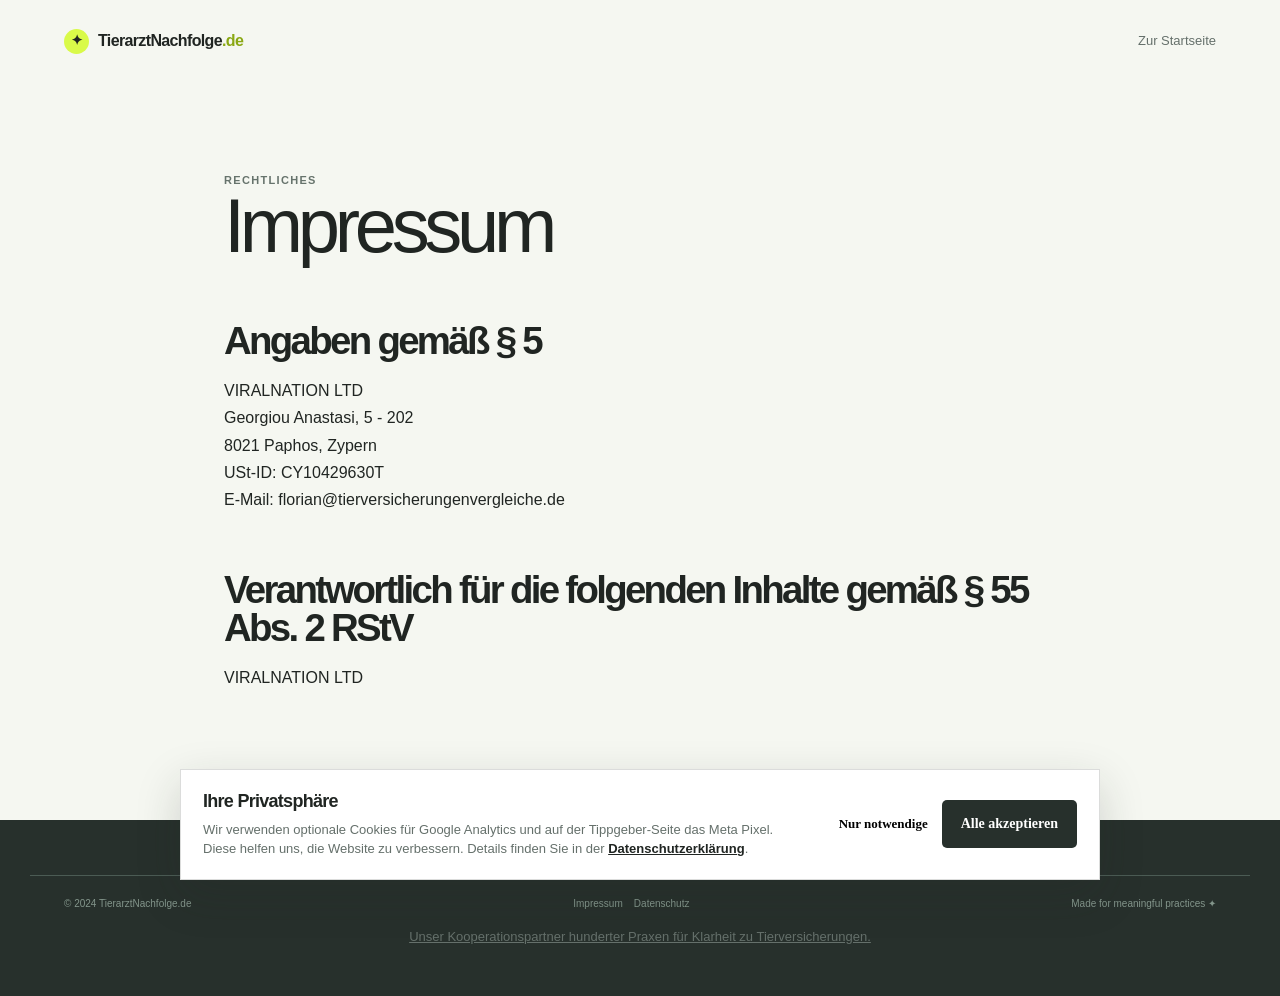
<file: impressum.html>
<!doctype html>
<html lang="de">
  <head><meta charset="UTF-8" /><meta name="viewport" content="width=device-width, initial-scale=1.0" /><link rel="icon" type="image/png" href="assets/logo%20tierarztnachfolge.de.png" /><link rel="apple-touch-icon" href="assets/logo%20tierarztnachfolge.de.png" /><title>Impressum | TierarztNachfolge.de</title><link rel="stylesheet" href="styles.css" /></head>
  <body class="legal-page">
    <header class="site-header"><a class="logo" href="index.html#top" aria-label="TierarztNachfolge.de Startseite"><span class="logo-mark">✦</span><span>TierarztNachfolge<span class="logo-dot">.de</span></span></a><a class="text-link" href="index.html">Zur Startseite</a></header>
    <main class="section-shell legal-main"><div class="section-kicker">Rechtliches</div><h1>Impressum</h1><h2>Angaben gemäß § 5</h2><p class="legal-contact">VIRALNATION LTD
Georgiou Anastasi, 5 - 202
8021 Paphos, Zypern
USt-ID: CY10429630T
E-Mail: florian@tierversicherungenvergleiche.de</p><h2>Verantwortlich für die folgenden Inhalte gemäß § 55 Abs. 2 RStV</h2><p class="legal-contact">VIRALNATION LTD</p></main>
    <footer class="site-footer legal-footer"><div class="section-shell footer-bottom"><span>© 2024 TierarztNachfolge.de</span><span><a href="impressum.html">Impressum</a> &nbsp;&nbsp; <a href="datenschutz.html">Datenschutz</a></span><span>Made for meaningful practices ✦</span></div><div class="section-shell footer-partner"><a href="https://tierversicherungenvergleiche.de/">Unser Kooperationspartner hunderter Praxen für Klarheit zu Tierversicherungen.</a></div></footer>
    <script src="script.js"></script>
  </body>
</html>
</file>
<file: styles.css>
:root{--ink:#202522;--muted:#65706b;--paper:#f5f7f1;--lime:#d9fa49;--blue:#b9d9d4;--dark:#27302c;--line:rgba(32,37,34,.16)}*{box-sizing:border-box}html{scroll-behavior:smooth}body{margin:0;background:var(--paper);color:var(--ink);font-family:'DM Sans',sans-serif;font-size:16px;line-height:1.55}.section-shell{max-width:1220px;margin:0 auto;padding-left:34px;padding-right:34px}.site-header{height:82px;display:flex;align-items:center;justify-content:space-between;max-width:1220px;margin:auto;padding:0 34px;position:relative;z-index:5}.logo{color:var(--ink);text-decoration:none;font-weight:700;font-size:16px;display:flex;align-items:center;gap:9px;letter-spacing:-.04em}.logo-mark{width:25px;height:25px;background:var(--lime);border-radius:50%;display:grid;place-items:center;font-size:14px}.logo-dot{color:#8aa814}.main-nav{display:flex;align-items:center;gap:30px}.main-nav a,.text-link{color:var(--muted);text-decoration:none;font-size:13px}.main-nav a:hover,.text-link:hover{color:var(--ink)}.nav-cta{background:#fff;border:1px solid var(--line);padding:10px 15px;border-radius:30px;color:var(--ink)!important}.nav-cta span{margin-left:15px}.menu-toggle{display:none}.hero{min-height:655px;display:grid;grid-template-columns:48% 52%;align-items:center;padding-top:40px;padding-bottom:75px}.eyebrow,.section-kicker{font-size:11px;text-transform:uppercase;letter-spacing:.12em;color:#66736c;font-weight:700}.eyebrow{display:flex;gap:8px;align-items:center;margin-bottom:25px}.eyebrow-dot{height:8px;width:8px;background:var(--lime);border-radius:50%}h1,h2,h3,p{margin-top:0}h1,h2{font-family:Manrope,sans-serif;letter-spacing:-.07em;line-height:.98}h1{font-size:clamp(54px,6.2vw,88px);font-weight:500;margin-bottom:28px}h1 em,h2 em{font-style:normal;color:#71817a}.hero-lead{max-width:420px;font-size:17px;color:var(--muted);line-height:1.5}.hero-actions{display:flex;align-items:center;gap:25px;margin:35px 0}.button{border:0;border-radius:5px;padding:16px 19px;font:600 14px 'DM Sans';text-decoration:none;display:inline-flex;align-items:center;gap:32px;cursor:pointer}.button span{font-size:20px;line-height:0}.button-dark{background:var(--dark);color:#fff}.button-dark:hover{background:#3d4b44}.button-light{background:var(--lime);color:var(--ink)}.trust-row{display:flex;gap:12px;align-items:center;color:#89918b;font-size:11px}.trust-row p{margin:0;line-height:1.3}.trust-row strong{color:var(--ink);font-weight:500}.avatar-stack{display:flex}.avatar-stack span{width:28px;height:28px;border:2px solid var(--paper);background:#d5e0dc;border-radius:50%;display:grid;place-items:center;margin-right:-7px;font-size:13px}.avatar-stack span:nth-child(2){background:#d6c5b7}.avatar-stack span:nth-child(3){background:var(--lime)}.hero-art{height:580px;position:relative;display:flex;align-items:center;justify-content:center}.art-glow{position:absolute;inset:7% 4% 2%;background:var(--blue);border-radius:48% 52% 42% 58%;transform:rotate(-9deg)}.sun-shape{position:absolute;right:5%;top:2%;height:180px;width:180px;background:var(--lime);border-radius:50%;opacity:.95}.portrait-frame{position:relative;width:min(390px,75%);height:485px;border-radius:200px 200px 24px 24px;overflow:hidden;transform:rotate(5deg);box-shadow:22px 30px 60px rgba(61,93,86,.2);background:#bad0c9}.portrait-frame img{width:100%;height:100%;object-fit:cover;filter:saturate(.72)}.float-card{position:absolute;background:rgba(255,255,255,.9);box-shadow:0 14px 30px rgba(46,61,55,.14);border-radius:11px;z-index:2}.card-reach{right:2%;top:17%;padding:14px 16px;width:148px;transform:rotate(8deg)}.card-reach small{display:block;font-size:10px;color:#7c8780}.card-reach strong{font:700 40px Manrope;letter-spacing:-.08em}.card-reach strong span{font-size:20px;color:#94b20f}.card-reach p{font-size:10px;color:var(--muted);margin:0}.card-icon{float:right;background:var(--lime);padding:4px 7px;border-radius:50%}.card-note{left:3%;bottom:13%;padding:16px 19px;display:flex;gap:10px;align-items:center;transform:rotate(-8deg)}.note-check{height:27px;width:27px;display:grid;place-items:center;border-radius:50%;background:var(--lime)}.card-note p{margin:0;font-size:11px;line-height:1.25;color:var(--muted)}.card-note strong{color:var(--ink)}.art-label{position:absolute;bottom:0;right:8%;display:flex;gap:15px;font-size:10px;text-transform:uppercase;letter-spacing:.1em;color:#7c8780}.art-label span:first-child{color:var(--ink)}.ticker{border-top:1px solid var(--line);border-bottom:1px solid var(--line);overflow:hidden}.ticker-inner{max-width:1220px;margin:auto;display:flex;justify-content:space-between;align-items:center;padding:16px 34px;font-size:10px;letter-spacing:.2em;font-weight:700;color:#79847d}.ticker i{font-style:normal;color:#93ad1a;font-size:13px}.intro{padding-top:145px;padding-bottom:155px}.intro-grid{display:grid;grid-template-columns:1fr 1fr;gap:100px;margin-top:48px}.intro h2,.section-heading h2,.discretion h2,.network-grid h2,.free-copy h2,.audience h2,.contact-grid h2{font-size:clamp(38px,4.4vw,59px);font-weight:500;margin:0}.intro-text{color:var(--muted);max-width:460px}.intro-text p{margin-bottom:22px}.question{font:500 24px Manrope;color:var(--ink);letter-spacing:-.05em}.steps-section{background:#e4ece6;padding:100px 0 125px}.section-heading{display:flex;justify-content:space-between;align-items:end;margin:48px 0 65px}.section-heading p{color:var(--muted);max-width:210px;font-size:14px;margin:0}.steps-grid{display:grid;grid-template-columns:repeat(3,1fr);gap:28px}.step{border-top:1px solid #aab8b0;padding-top:20px;min-height:295px}.step-number{font:600 12px Manrope;color:#85928a}.step-line{height:1px;background:var(--ink);width:35px;margin:23px 0 25px}.step h3{font:500 23px Manrope;line-height:1.1;letter-spacing:-.06em}.step p{color:var(--muted);font-size:14px;max-width:275px}.step a{color:var(--ink);font-size:13px;text-decoration:none;border-bottom:1px solid}.step ul{padding-left:17px;color:var(--muted);font-size:13px;line-height:1.9}.step strong{font-size:13px;font-weight:600}.featured-step{background:var(--lime);padding:20px 24px;margin-top:-20px;border:0}.discretion{display:grid;grid-template-columns:45% 55%;gap:80px;padding-top:150px;padding-bottom:150px;align-items:center}.discretion-visual{height:470px;background:#d8e9e4;border-radius:50% 50% 45% 55%;position:relative;overflow:hidden}.visual-ring{position:absolute;width:360px;height:360px;border:1px solid rgba(56,95,84,.28);border-radius:50%;left:17%;top:11%}.visual-word{position:absolute;top:37%;left:20%;font:500 76px/.78 Manrope;letter-spacing:-.1em;color:#608078}.visual-word em{font-style:normal;color:#fff}.visual-stamp{position:absolute;right:13%;bottom:14%;width:84px;height:84px;border:1px solid #718e85;border-radius:50%;display:grid;place-content:center;text-align:center;font:700 14px Manrope;color:#55746a;transform:rotate(14deg)}.visual-stamp small{font-size:7px;letter-spacing:.1em}.discretion-copy>p{max-width:490px;color:var(--muted);font-size:15px}.discretion-copy h2{margin:42px 0 28px}.benefit-list{margin-top:38px;border-top:1px solid var(--line)}.benefit-list>div{display:flex;gap:20px;padding:17px 0;border-bottom:1px solid var(--line)}.benefit-list span{font-size:11px;color:#89958d}.benefit-list p{font-size:13px;margin:0;color:var(--muted)}.benefit-list strong{color:var(--ink);font-weight:600}.network-section{background:var(--dark);color:#fff;padding:125px 0}.network-grid{display:grid;grid-template-columns:1fr 1fr;align-items:center;gap:90px}.network-grid .section-kicker{color:#a7b5ac}.network-grid h2{margin:44px 0 30px}.network-grid h2 em{color:#9db0a7}.network-grid>div:first-child>p{color:#b1c0b7;max-width:410px;margin-bottom:35px}.network-stat{height:365px;border:1px solid #53655d;border-radius:50%;position:relative;display:grid;place-content:center;text-align:center;overflow:hidden}.stat-number{font:500 105px/.8 Manrope;letter-spacing:-.1em;color:var(--lime)}.stat-number span{font-size:40px;vertical-align:top;color:#fff}.network-stat p{color:#b1c0b7;font-size:13px;max-width:150px;margin:20px auto}.orbit{position:absolute;border:1px solid #53655d;border-radius:50%}.orbit-one{width:470px;height:150px;left:-62px;top:105px;transform:rotate(35deg)}.orbit-two{width:410px;height:110px;left:-20px;top:120px;transform:rotate(-35deg)}.stat-paw{position:absolute;top:19px;right:23%;color:var(--lime)}.free-section{display:grid;grid-template-columns:1.3fr .7fr;align-items:center;padding-top:145px;padding-bottom:145px}.free-copy h2{margin:42px 0 28px}.free-copy p{color:var(--muted);max-width:460px;margin-bottom:32px}.free-number{height:280px;width:280px;border-radius:50%;background:var(--lime);display:grid;place-content:center;text-align:center;justify-self:end;transform:rotate(8deg)}.free-number>span{font:500 150px/.65 Manrope;letter-spacing:-.15em}.free-number small{font:600 35px Manrope;text-align:right;margin-right:35px}.free-number p{font-size:12px;line-height:1.2;margin:14px 0 0}.audience{padding-bottom:150px}.audience-heading{display:flex;justify-content:space-between;align-items:end;margin:45px 0 60px}.audience-heading p{max-width:280px;color:var(--muted);font-size:14px}.audience-cards{display:grid;grid-template-columns:repeat(4,1fr);gap:16px}.audience-cards article{border:1px solid var(--line);padding:20px;min-height:180px}.audience-cards article:nth-child(2){background:#e1ebe5}.audience-cards article:nth-child(3){background:#d6e7df}.audience-cards span{font-size:11px;color:#839087}.audience-cards h3{font:500 20px Manrope;letter-spacing:-.05em;margin:35px 0 12px}.audience-cards p{font-size:13px;color:var(--muted);margin:0}.contact-section{background:#d8ebe3;padding:125px 0}.contact-grid{display:grid;grid-template-columns:1fr 1fr;gap:120px}.contact-grid h2{margin:42px 0 28px}.contact-grid>div>p{color:var(--muted);max-width:350px}.contact-note{display:flex;gap:14px;align-items:center;margin-top:45px}.contact-note>span{font-size:22px;color:#91ae19}.contact-note p{font-size:12px;color:var(--muted);margin:0;line-height:1.4}.contact-note strong{color:var(--ink)}form{background:#fff;padding:34px 35px;box-shadow:0 15px 45px rgba(45,83,71,.08)}label{display:block;font-size:11px;text-transform:uppercase;letter-spacing:.08em;font-weight:600;margin-bottom:19px}input,select,textarea{display:block;width:100%;border:0;border-bottom:1px solid var(--line);padding:10px 0 11px;background:transparent;font:14px 'DM Sans';color:var(--ink);outline:none;border-radius:0}textarea{resize:vertical}input:focus,select:focus,textarea:focus{border-color:#6b897e}.optional{font-size:9px;text-transform:none;letter-spacing:0;color:#9ba49e;font-weight:400}.form-status{font-size:12px;color:#688279;margin:15px 0 0}.site-footer{background:var(--dark);color:#fff;padding:55px 0 25px}.site-footer .logo{color:#fff}.footer-top{display:flex;align-items:start;justify-content:space-between;padding-bottom:55px}.footer-top>p{color:#aabbb1;font-size:13px;margin:0}.back-top{color:#fff;text-decoration:none;font-size:12px}.footer-bottom{border-top:1px solid #4b5b54;padding-top:20px;display:flex;justify-content:space-between;color:#83958b;font-size:10px}
@media(max-width:800px){.section-shell{padding-left:21px;padding-right:21px}.site-header{height:70px;padding:0 21px}.menu-toggle{display:flex;background:none;border:0;flex-direction:column;gap:5px;padding:8px}.menu-toggle span{width:23px;height:1px;background:var(--ink)}.main-nav{position:absolute;display:none;top:65px;left:15px;right:15px;background:#fff;padding:18px;box-shadow:0 15px 30px #20382d20;flex-direction:column;align-items:stretch;gap:18px}.main-nav.open{display:flex}.nav-cta{text-align:center}.hero{display:flex;flex-direction:column;padding-top:50px;padding-bottom:65px;min-height:0}.hero-copy{width:100%}h1{font-size:54px}.hero-lead{font-size:16px}.hero-actions{flex-wrap:wrap;margin:28px 0}.hero-art{height:430px;width:100%;margin-top:35px}.portrait-frame{height:370px;width:240px}.sun-shape{width:110px;height:110px}.card-reach{right:0;top:16%;transform:scale(.82) rotate(8deg)}.card-note{left:0;bottom:9%;transform:scale(.82) rotate(-8deg)}.art-label{right:3%;bottom:-2px}.ticker-inner{width:850px;justify-content:flex-start;gap:30px}.intro{padding-top:90px;padding-bottom:90px}.intro-grid,.network-grid,.contact-grid,.discretion{grid-template-columns:1fr;gap:45px}.intro-grid{margin-top:30px}.steps-section{padding:85px 0}.section-heading,.audience-heading{display:block;margin:35px 0}.section-heading p,.audience-heading p{margin-top:24px}.steps-grid{grid-template-columns:1fr;gap:45px}.step{min-height:0}.featured-step{margin-top:0}.discretion{padding-top:90px;padding-bottom:90px;gap:50px}.discretion-visual{height:350px}.visual-ring{width:270px;height:270px}.visual-word{font-size:57px}.network-section{padding:90px 0}.network-grid{gap:65px}.network-stat{height:300px;width:100%}.stat-number{font-size:80px}.free-section{grid-template-columns:1fr;gap:60px;padding-top:90px;padding-bottom:100px}.free-number{justify-self:center;width:240px;height:240px}.free-number>span{font-size:125px}.audience{padding-bottom:90px}.audience-cards{grid-template-columns:1fr 1fr}.audience-cards article{min-height:160px}.audience-cards h3{font-size:18px;margin-top:25px}.contact-section{padding:90px 0}.contact-grid{gap:50px}.footer-top{display:grid;gap:25px;padding-bottom:35px}.footer-bottom{display:grid;gap:12px}}
@media(max-width:420px){h1{font-size:47px}.hero-actions .button{width:100%;justify-content:space-between}.text-link{margin-left:5px}.audience-cards{grid-template-columns:1fr}.footer-bottom span:last-child{display:none}}

@media(min-width:801px){.hero h1 em{white-space:nowrap}}

.intro-support{font-family:'DM Sans',sans-serif;font-size:16px;line-height:1.55;color:var(--muted)}

/* Keep action arrows thin and consistent across all buttons. */
.button-arrow{display:inline-block!important;width:9px;height:9px;border-top:1px solid currentColor;border-right:1px solid currentColor;transform:rotate(45deg);font-size:0!important;line-height:0;margin-right:2px}
.button-dark .button-arrow{color:#fff}
.button-light .button-arrow{color:var(--ink)}
.nav-cta{display:inline-flex;align-items:center;gap:15px}
.nav-cta .button-arrow{color:var(--ink)}
.step-link{display:inline-flex;align-items:center;gap:10px}
.step-arrow{display:inline-block;width:8px;height:8px;border-top:1px solid currentColor;border-right:1px solid currentColor;transform:rotate(45deg)}
.visual-word em{color:#608078}
.visual-word em span{color:#fff}
.visual-word{line-height:1.12}
.ticker-inner{max-width:none;justify-content:flex-start;gap:0}
.ticker-group{display:flex;flex:0 0 auto;width:100%;justify-content:center;align-items:center;gap:clamp(28px,6vw,90px);padding:16px 34px;min-width:min(100%,1220px)}
.ticker-inner>.ticker-group + .ticker-group{display:none}

@media(max-width:800px){
  .ticker-inner{width:max-content;animation:ticker-scroll 18s linear infinite}
  .ticker-group{min-width:100vw;justify-content:flex-start;padding-left:21px;padding-right:21px;gap:16px}
  .ticker-inner>.ticker-group + .ticker-group{display:flex}
}

/* Sales links grouped in a compact navigation dropdown. */
.nav-dropdown{position:relative}
.nav-dropdown-toggle{display:inline-flex;align-items:center;gap:12px;padding:0;border:0;border-radius:0;background:transparent;color:var(--muted);font:400 13px 'DM Sans';cursor:pointer}
.nav-dropdown-toggle:hover{color:var(--ink)}
.dropdown-chevron{width:7px;height:7px;border-right:1px solid currentColor;border-bottom:1px solid currentColor;transform:rotate(45deg);margin-top:-4px;transition:transform .2s ease}
.nav-dropdown.open .dropdown-chevron{transform:rotate(225deg);margin-top:4px}
.nav-dropdown-menu{position:absolute;z-index:10;top:calc(100% + 12px);right:0;display:none;min-width:220px;padding:8px;background:#fff;border:1px solid var(--line);box-shadow:0 15px 30px rgba(32,56,45,.12)}
.nav-dropdown.open .nav-dropdown-menu{display:grid}
.nav-dropdown-menu a{display:block;padding:10px 12px;color:var(--muted);font-size:13px;text-decoration:none;white-space:nowrap}
.nav-dropdown-menu a:hover{background:var(--paper);color:var(--ink)}

@media(max-width:800px){
  .nav-dropdown{display:block}
  .nav-dropdown-toggle{justify-content:flex-start;width:auto}
  .nav-dropdown-menu{position:static;min-width:0;margin-top:8px;padding:4px 0 4px 12px;border:0;border-left:2px solid var(--lime);box-shadow:none;background:var(--paper)}
  .nav-dropdown-menu a{padding:9px 12px}
}

.cookie-consent{position:fixed;z-index:20;left:20px;right:20px;bottom:20px;display:flex;align-items:center;justify-content:space-between;gap:28px;max-width:920px;margin:auto;padding:20px 22px;background:#fff;border:1px solid var(--line);box-shadow:0 15px 45px rgba(32,37,34,.18)}
.cookie-consent[hidden]{display:none}
.cookie-consent strong{font:600 18px/1.1 Manrope,sans-serif;letter-spacing:-.04em}
.cookie-consent p{max-width:650px;margin:7px 0 0;color:var(--muted);font-size:13px;line-height:1.45}
.cookie-consent a,.cookie-settings-link{color:var(--ink);font-weight:600}
.cookie-consent-actions{display:flex;flex-shrink:0;align-items:center;gap:10px}
.cookie-consent-actions button{white-space:nowrap}
.cookie-reject,.cookie-settings-link{border:0;background:none;padding:10px 4px;cursor:pointer;font:600 13px 'DM Sans'}
.cookie-settings-link{text-decoration:underline}
@media(max-width:650px){.cookie-consent{left:12px;right:12px;bottom:12px;display:block;padding:18px}.cookie-consent-actions{justify-content:flex-end;margin-top:14px}.cookie-consent-actions .button{padding:11px 14px}}

@keyframes ticker-scroll{from{transform:translateX(0)}to{transform:translateX(calc(-50%))}}

/* Keep the network illustration recognizable without competing with the statistic. */
.network-stat{overflow:visible}
.network-stat .germany-map{position:absolute;z-index:0;top:50%;left:50%;width:min(74%,390px);height:92%;transform:translate(-50%,-50%);fill:none;stroke:rgba(109,130,119,.72);stroke-width:.045;stroke-linejoin:round;stroke-linecap:round;pointer-events:none}
.network-stat .stat-number,.network-stat>p,.network-stat .stat-paw{position:relative;z-index:1}
.network-stat .stat-paw{z-index:2}

@media(max-width:800px){.network-stat .germany-map{width:min(74%,300px);height:92%}}

@media(max-width:800px){.visual-stamp{top:5%;bottom:auto}}

.card-icon svg{display:block;width:34px;height:25px}

.free-number{display:flex;flex-wrap:wrap;align-content:center;justify-content:center}
.free-number>span{line-height:.9}
.free-number>small{position:static;font-size:42px;line-height:1;font-weight:600;margin:18px 0 0 14px}
.free-number>p{width:100%;text-align:center}
.legal-page{min-height:100vh}.legal-main{max-width:900px;padding-top:90px;padding-bottom:110px}.legal-main h1{font-size:clamp(48px,6vw,76px);margin-bottom:18px}.legal-main h2{font-size:clamp(28px,3vw,42px);margin:58px 0 18px}.legal-main p{max-width:760px;color:var(--muted);line-height:1.7;margin-bottom:18px}.legal-main ul{max-width:760px;color:var(--muted);line-height:1.7;padding-left:22px}.legal-date{color:var(--muted);margin-bottom:55px}.legal-contact{color:var(--ink)!important;white-space:pre-line}.legal-footer{margin-top:auto}.footer-bottom a{color:inherit;text-decoration:none}.footer-bottom a:hover{text-decoration:underline}.footer-partner{text-align:center;padding-top:16px;padding-bottom:24px;font-size:13px;color:var(--muted)}.footer-partner a{color:inherit}.footer-partner a:hover{text-decoration:underline}

/* Tippgeber page */
.referral-page h2{font-weight:500}
.referral-hero{min-height:630px;display:grid;grid-template-columns:51% 49%;align-items:center;padding-top:35px;padding-bottom:65px}.referral-hero h1{max-width:660px;font-size:clamp(48px,5.8vw,80px)}.referral-hero h1 em,.referral-intro h2 em,.referral-benefits h2 em,.prize-section h2 em,.referral-final h2 em{color:#71817a;font-style:normal}.referral-microcopy{font-size:12px;text-transform:uppercase;letter-spacing:.1em;color:var(--muted);font-weight:700}.referral-microcopy span{color:#9bbd15;padding:0 7px}.referral-hero-art{height:475px;position:relative}.referral-sun{position:absolute;width:230px;height:230px;border-radius:50%;background:var(--lime);right:13%;top:7%}.referral-circle{position:absolute;width:390px;height:390px;border:1px solid #bed3c5;border-radius:50%;right:5%;top:14%;}.referral-card{position:absolute;z-index:1;right:15%;top:20%;width:270px;height:300px;padding:35px 28px;background:var(--dark);color:#fff;transform:rotate(5deg);box-shadow:18px 20px 0 rgba(32,37,34,.08)}.referral-card:after{content:'✦';position:absolute;right:24px;bottom:20px;color:var(--lime);font-size:35px}.referral-card-label{color:var(--blue);font-size:11px;text-transform:uppercase;letter-spacing:.12em}.referral-card strong{display:block;font:500 68px/1 Manrope,sans-serif;letter-spacing:-.09em;margin-top:32px;color:var(--lime)}.referral-card strong span{font-size:35px}.referral-card p{color:#d2ddd7;font-size:14px;margin-top:16px}.referral-badge{position:absolute;z-index:2;left:5%;bottom:13%;padding:16px 20px;background:#fff;box-shadow:0 12px 30px rgba(32,37,34,.12);font-size:12px;transform:rotate(-7deg)}.referral-badge strong{font-size:15px}.referral-art-label{position:absolute;right:2%;bottom:4%;display:flex;gap:12px;color:var(--muted);font-size:11px;text-transform:uppercase;letter-spacing:.09em;line-height:1.4}.referral-art-label span:first-child{color:var(--ink);font-weight:700}.referral-intro{padding-top:125px;padding-bottom:130px}.referral-intro-grid{display:grid;grid-template-columns:1.05fr .95fr;gap:95px;margin-top:34px}.referral-intro h2,.referral-benefits h2,.prize-section h2{font-size:clamp(39px,4.5vw,64px);margin-bottom:40px}.referral-body{color:var(--muted);max-width:490px}.referral-body p{margin-bottom:24px}.referral-body strong{color:var(--ink)}.quote-stack blockquote{margin:14px 0;padding:12px 18px;border-left:2px solid var(--lime);color:var(--muted);font-size:14px;font-style:italic}.referral-steps-section{background:var(--blue);padding:120px 0 130px}.referral-steps-section .section-heading{display:flex;justify-content:space-between;align-items:end;margin:38px 0 58px}.referral-steps-section .section-heading h2{font-size:clamp(40px,4.5vw,64px);margin:0}.referral-steps-section .section-heading p{max-width:310px;color:#58716c;margin:0}.referral-steps-grid{display:grid;grid-template-columns:repeat(5,1fr);gap:18px}.referral-step{padding:27px 20px 15px;border-top:1px solid rgba(32,37,34,.35);min-height:270px}.referral-step>span{font:700 12px Manrope;color:#58716c}.referral-step h3{font:600 19px/1.1 Manrope;letter-spacing:-.05em;margin:28px 0 17px}.referral-step p{font-size:13px;color:#58716c}.referral-step-featured{background:var(--dark);color:#fff;border:0;padding:27px 20px}.referral-step-featured>span,.referral-step-featured p{color:var(--blue)}.referral-step-prize{background:var(--lime);border:0}.referral-step-prize em{font-style:normal;color:#667d10}.referral-benefits{display:grid;grid-template-columns:1fr 1fr;gap:100px;padding-top:130px;padding-bottom:130px}.referral-benefits h2{margin-bottom:25px}.benefits-copy>p,.prize-section p{color:var(--muted);max-width:470px}.referral-list{margin-top:35px;display:grid;grid-template-columns:1fr 1fr;gap:0 20px}.referral-list div{border-top:1px solid var(--line);padding:16px 0;display:flex;gap:14px}.referral-list span{font-size:11px;color:#8aa814;font-weight:700}.referral-list p{margin:0;font-size:14px}.benefit-statement{background:var(--lime);padding:75px 65px;align-self:center;transform:rotate(2deg)}.statement-mark{font-size:25px}.benefit-statement strong{display:block;font:500 clamp(40px,4vw,60px)/.95 Manrope;letter-spacing:-.08em;margin:35px 0}.benefit-statement em{font-style:normal;color:#71817a}.benefit-statement p{font-size:14px;max-width:280px}.why-section{background:var(--dark);color:#fff;padding:120px 0}.why-section .section-kicker{color:var(--blue)}.why-grid{display:grid;grid-template-columns:repeat(4,1fr);gap:30px;margin-top:55px}.why-grid article{border-top:1px solid rgba(255,255,255,.27);padding-top:18px}.why-grid article>span{color:var(--lime);font:700 12px Manrope}.why-grid h3{font:600 22px Manrope;letter-spacing:-.05em;margin:32px 0 13px}.why-grid p{color:#b6c7bf;font-size:14px}.prize-section{display:grid;grid-template-columns:1fr 1fr;gap:100px;padding-top:135px;padding-bottom:135px;align-items:center}.prize-section h2{max-width:600px;margin-bottom:25px}.prize-number{width:310px;height:310px;border-radius:50%;background:var(--lime);justify-self:center;text-align:center;padding-top:82px}.prize-number span{font:500 70px/.9 Manrope;letter-spacing:-.1em}.prize-number small{font:600 31px Manrope;margin-left:8px}.prize-number p{font-size:13px;margin-top:21px}.referral-contact{background:#e5ede6;padding:120px 0}.referral-contact-grid{display:grid;grid-template-columns:.8fr 1.2fr;gap:100px}.referral-contact h2{font-size:clamp(50px,5vw,75px);margin:32px 0 25px}.referral-contact>div>div>p{color:var(--muted);max-width:300px}.referral-contact form{background:#fff;padding:38px 42px;display:grid;gap:17px}.referral-contact label{display:flex;flex-direction:column;gap:7px;font-size:12px;font-weight:700}.referral-contact input,.referral-contact textarea{border:1px solid var(--line);background:#fbfcf8;padding:13px 14px;font:400 14px 'DM Sans';color:var(--ink);border-radius:2px;width:100%}.referral-contact input:focus,.referral-contact textarea:focus{outline:2px solid var(--lime);border-color:transparent}.form-two-col{display:grid;grid-template-columns:1fr 1fr;gap:18px}.referral-contact .optional{font-weight:400;color:var(--muted)}.form-hint{font-size:11px;color:var(--muted);margin:0}.referral-contact .button{justify-self:start;margin-top:3px}.referral-contact .form-status{margin:0;color:#58716c;font-size:13px}.reassurance{display:grid;grid-template-columns:95px 1fr;gap:35px;align-items:start;padding-top:105px;padding-bottom:105px}.reassurance-icon{width:70px;height:70px;border-radius:50%;background:var(--lime);display:grid;place-items:center;font-size:26px}.reassurance h2{font-size:clamp(35px,4vw,56px);max-width:760px;margin:22px 0}.reassurance p{color:var(--muted);max-width:720px}.faq-section{padding-top:115px;padding-bottom:125px}.faq-section h2{font-size:clamp(42px,4.4vw,62px);margin:30px 0 60px}.faq-grid{max-width:880px;display:grid;grid-template-columns:1fr 1fr;gap:0 55px}.faq-grid details{border-top:1px solid var(--line);padding:21px 0;color:var(--muted);font-size:14px}.faq-grid summary{color:var(--ink);font-weight:600;cursor:pointer;list-style:none;padding-right:20px;position:relative}.faq-grid summary::-webkit-details-marker{display:none}.faq-grid summary:after{content:'+';position:absolute;right:0;color:#8aa814;font-size:20px;font-weight:400}.faq-grid details[open] summary:after{content:'−'}.faq-grid details p{margin:16px 0 0}.referral-final{background:var(--lime);padding:110px 0 120px;text-align:center}.referral-final h2{font-size:clamp(43px,5vw,72px);margin:28px 0 25px}.referral-final p{color:#60751a}.referral-final .button{margin:15px auto 22px}.referral-final strong{display:block;font-size:13px}.referral-disclaimer{font-size:11px;line-height:1.6;color:#8b9991;padding-top:25px;padding-bottom:28px;max-width:1220px}

@media(max-width:800px){.referral-hero{display:flex;flex-direction:column;align-items:stretch;padding-top:55px;padding-bottom:70px}.referral-hero h1{font-size:51px}.referral-hero-art{height:390px;margin-top:35px}.referral-sun{width:175px;height:175px;right:8%;top:7%}.referral-circle{width:300px;height:300px;right:0;top:15%}.referral-card{right:13%;top:19%;width:220px;height:250px;padding:25px 23px}.referral-card strong{font-size:56px;margin-top:24px}.referral-badge{left:0;bottom:9%}.referral-art-label{right:0;bottom:1%}.referral-intro,.referral-benefits,.prize-section{padding-top:90px;padding-bottom:90px}.referral-intro-grid,.referral-benefits,.prize-section,.referral-contact-grid{grid-template-columns:1fr;gap:45px}.referral-intro h2,.referral-benefits h2,.prize-section h2{font-size:43px}.referral-steps-section{padding:90px 0}.referral-steps-section .section-heading{display:block;margin-bottom:38px}.referral-steps-section .section-heading p{margin-top:24px}.referral-steps-grid{grid-template-columns:1fr;gap:16px}.referral-step{min-height:0;padding:23px 20px}.referral-step h3{margin:16px 0 10px}.referral-benefits{gap:50px}.benefit-statement{padding:55px 40px}.why-section{padding:90px 0}.why-grid{grid-template-columns:1fr 1fr;gap:28px 18px;margin-top:40px}.why-grid h3{font-size:19px;margin-top:20px}.prize-number{width:260px;height:260px;padding-top:70px}.prize-number span{font-size:58px}.referral-contact{padding:90px 0}.referral-contact form{padding:27px 21px}.form-two-col,.faq-grid{grid-template-columns:1fr}.reassurance{grid-template-columns:1fr;gap:22px;padding-top:80px;padding-bottom:80px}.faq-section{padding-top:85px;padding-bottom:90px}.faq-section h2{margin-bottom:35px}.referral-final{padding:85px 0 90px}.referral-final h2{font-size:45px}.referral-disclaimer{padding-left:21px;padding-right:21px}}
@media(max-width:420px){.referral-hero h1{font-size:45px}.referral-hero-art{height:350px}.referral-card{right:8%;width:205px}.referral-card strong{font-size:51px}.referral-badge{transform:rotate(-5deg) scale(.9);transform-origin:left bottom}.referral-intro h2,.referral-benefits h2,.prize-section h2{font-size:39px}.why-grid{grid-template-columns:1fr}.referral-final h2{font-size:40px}}

/* Hero video facade keeps the thumbnail visible until the visitor starts the video. */
.hero-video{position:absolute;z-index:1;top:50%;right:3%;width:min(92%,560px);aspect-ratio:1;overflow:hidden;background:transparent;box-shadow:none;cursor:pointer;transform:translateY(-50%)}
.hero-video img,.hero-video iframe{display:block;width:100%;height:100%;border:0;object-fit:contain}
.hero-video.is-playing{z-index:10}
.card-video{right:1%;bottom:4%;z-index:3;padding:15px 18px;background:#fff;box-shadow:0 12px 30px rgba(32,37,34,.12);transform:rotate(-4deg);font-size:12px}
.card-video p{margin:0;line-height:1.35}.card-video strong{font-size:14px}.video-card-mark{display:block;margin-bottom:8px;color:#8aa814;font-size:16px}

@media(max-width:800px){
  .hero-video{top:50%;right:0;width:100%;aspect-ratio:1;transform:translateY(-50%)}
  .card-video{right:0;bottom:4%;transform:rotate(-3deg) scale(.9);transform-origin:right bottom}
}

/* The referral video stays below the form so the opening action remains clear. */
.referral-video-section{display:grid;grid-template-columns:minmax(0,.8fr) minmax(360px,1.2fr);align-items:center;gap:70px;padding-top:75px;padding-bottom:90px}
.referral-video-copy h2{max-width:500px;font-size:clamp(38px,4.2vw,58px);margin:16px 0 24px}
.referral-video-copy h2 em{font-style:normal;color:#71817a}
.referral-video-copy p{max-width:450px;color:var(--muted);line-height:1.7}
.referral-video{position:relative;top:auto;right:auto;width:100%;aspect-ratio:1;transform:none}

@media(max-width:800px){
  .referral-video-section{grid-template-columns:1fr;gap:25px;padding-top:70px;padding-bottom:75px}
  .referral-video-copy h2{font-size:43px;margin-bottom:18px}
  .referral-video{width:min(100%,520px);justify-self:center}
}

@media(max-width:420px){.referral-video-copy h2{font-size:39px}}

/* Praxisauflösung page */
.dissolution-page{background:var(--paper)}
.dissolution-hero{padding-top:78px;padding-bottom:92px;display:grid;grid-template-columns:minmax(0,1.1fr) minmax(300px,.9fr);gap:70px;align-items:end}
.dissolution-hero h1{max-width:760px;font-size:clamp(48px,6.2vw,82px);margin:22px 0 30px}
.dissolution-hero .hero-lead{max-width:650px;font-size:19px}
.dissolution-hero-side{min-height:315px;background:var(--dark);color:#fff;padding:35px;display:flex;flex-direction:column;justify-content:space-between;position:relative;overflow:hidden}
.dissolution-hero-side:after{content:'✦';position:absolute;right:24px;bottom:5px;color:var(--lime);font-size:100px;line-height:1}
.dissolution-hero-side strong{position:relative;z-index:1;font:500 clamp(40px,4vw,62px)/.98 Manrope,sans-serif;letter-spacing:-.08em;color:var(--lime)}
.dissolution-hero-side p{position:relative;z-index:1;max-width:240px;color:#d2ddd7;margin:0}
.dissolution-intro{padding-top:110px;padding-bottom:115px}
.dissolution-intro-grid{display:grid;grid-template-columns:1fr 1fr;gap:90px;margin-top:32px}
.dissolution-intro h2,.dissolution-section h2,.dissolution-final h2{font-size:clamp(37px,4vw,58px);margin-bottom:25px}
.dissolution-copy p,.dissolution-section p,.dissolution-intro-grid li{max-width:700px;color:var(--muted);line-height:1.75}
.dissolution-copy p:last-child{margin-bottom:0}
.dissolution-highlight{border-left:3px solid var(--lime);padding:4px 0 4px 24px;color:var(--ink)!important;font-weight:700}
.dissolution-section{padding:105px 0}
.dissolution-section:nth-of-type(even){background:#e9eee7}
.dissolution-section>.section-shell>h2{max-width:850px}
.dissolution-section>.section-shell>p{max-width:790px}
.dissolution-options{display:grid;grid-template-columns:repeat(3,1fr);gap:18px;margin-top:45px}
.dissolution-option{background:#fff;padding:28px 25px;min-height:205px;border-top:3px solid var(--lime)}
.dissolution-option span,.dissolution-process span{font-size:11px;letter-spacing:.12em;font-weight:700;color:#829187}
.dissolution-option h3{font:600 23px/1.1 Manrope,sans-serif;letter-spacing:-.05em;margin:26px 0 12px}
.dissolution-option p{font-size:14px;line-height:1.55;margin:0}
.dissolution-two-col{display:grid;grid-template-columns:1fr 1fr;gap:80px;align-items:start}
.dissolution-list{padding:0;list-style:none;margin:28px 0 0;display:grid;gap:14px}
.dissolution-list li{padding-left:27px;position:relative}
.dissolution-list li:before{content:'✓';position:absolute;left:0;color:#829e12;font-weight:700}
.dissolution-callout{background:var(--dark);color:#fff;padding:45px 40px;transform:rotate(1deg)}
.dissolution-callout h3{font:500 34px/1 Manrope,sans-serif;letter-spacing:-.07em;margin:0 0 20px;color:var(--lime)}
.dissolution-callout p{color:#d2ddd7;margin:0}
.dissolution-zero{display:flex;align-items:center;gap:8px;margin:35px 0 15px}
.dissolution-zero strong{font:500 84px/.8 Manrope,sans-serif;letter-spacing:-.1em;color:var(--lime)}
.dissolution-zero span{font-size:35px;font-weight:600;color:var(--lime)}
.dissolution-process{display:grid;grid-template-columns:repeat(4,1fr);gap:16px;margin-top:45px}
.dissolution-process article{padding:25px 20px;background:#fff;border:1px solid var(--line)}
.dissolution-process h3{font:600 20px/1.1 Manrope,sans-serif;letter-spacing:-.04em;margin:20px 0 10px}
.dissolution-process p{font-size:14px;line-height:1.55;margin:0}
.dissolution-faq{display:grid;grid-template-columns:1fr 1fr;gap:0 45px;margin-top:36px}
.dissolution-faq details{border-top:1px solid var(--line);padding:20px 0}
.dissolution-faq details:last-child{border-bottom:1px solid var(--line)}
.dissolution-faq summary{cursor:pointer;font:600 17px Manrope,sans-serif;letter-spacing:-.03em;padding-right:20px}
.dissolution-faq p{font-size:15px;line-height:1.65;margin:14px 0 0}
.dissolution-final{background:var(--lime);padding:95px 0 100px;text-align:center}
.dissolution-final h2{max-width:760px;margin:15px auto 20px}
.dissolution-final p{max-width:660px;margin:0 auto 28px;color:var(--ink)}
.dissolution-final .button{margin-bottom:17px}
.dissolution-final small{display:block}
.dissolution-page .site-footer{margin-top:0}
.dissolution-page h1,.dissolution-page h2,.dissolution-page h3,.dissolution-page .dissolution-faq summary{font-weight:500}
@media(max-width:800px){.dissolution-hero{display:flex;flex-direction:column;align-items:stretch;gap:45px;padding-top:55px;padding-bottom:70px}.dissolution-hero h1{font-size:51px}.dissolution-hero-side{min-height:250px}.dissolution-intro,.dissolution-section{padding-top:85px;padding-bottom:85px}.dissolution-intro-grid,.dissolution-two-col{grid-template-columns:1fr;gap:38px}.dissolution-options{grid-template-columns:1fr;gap:14px}.dissolution-option{min-height:0}.dissolution-process{grid-template-columns:1fr 1fr}.dissolution-faq{grid-template-columns:1fr}.dissolution-faq details:last-child{border-bottom:0}.dissolution-final{padding:80px 0 85px}}
@media(max-width:420px){.dissolution-hero h1{font-size:44px}.dissolution-hero .hero-lead{font-size:17px}.dissolution-process{grid-template-columns:1fr}.dissolution-callout{padding:35px 25px}.dissolution-zero strong{font-size:72px}}

/* Praxisverkauf page */
.sale-page{background:var(--paper)}
.sale-hero-visual img,.sale-photo-placeholder img{width:100%;height:100%;display:block;object-fit:cover}
.sale-hero-visual img{position:absolute;inset:0}
.sale-photo-placeholder{overflow:hidden}
.sale-page h1,.sale-page h2,.sale-page h3,.sale-page .sale-faq summary{font-weight:500}
.sale-hero{padding-top:78px;padding-bottom:92px;display:grid;grid-template-columns:minmax(0,1.05fr) minmax(330px,.95fr);gap:70px;align-items:center}
.sale-hero h1{max-width:760px;font-size:clamp(48px,6vw,80px);margin:22px 0 30px}
.sale-hero .hero-lead{max-width:650px;font-size:18px}
.sale-hero-visual{min-height:430px;background:#dce7df;position:relative;display:flex;align-items:flex-end;padding:28px;overflow:hidden}
.sale-hero-visual:before,.sale-hero-visual:after{content:'';position:absolute;border:1px solid rgba(88,116,103,.3);border-radius:50%}
.sale-hero-visual:before{width:390px;height:390px;right:-90px;top:-80px}.sale-hero-visual:after{width:250px;height:250px;left:-90px;bottom:-110px}
.placeholder-label,.placeholder-note{position:relative;z-index:1}.placeholder-label{font:600 21px/1.1 Manrope,sans-serif;letter-spacing:-.05em}.placeholder-note{position:absolute;right:28px;top:28px;max-width:130px;color:var(--muted);font-size:11px;text-transform:uppercase;letter-spacing:.08em;text-align:right}
.sale-intro{padding-top:110px;padding-bottom:115px}.sale-intro-grid{display:grid;grid-template-columns:1fr 1fr;gap:75px;margin-top:32px}.sale-intro h2,.sale-section h2,.sale-final h2{font-size:clamp(37px,4vw,58px);margin-bottom:25px}.sale-copy p,.sale-section p,.sale-intro-grid li{max-width:700px;color:var(--muted);line-height:1.75}.sale-copy strong,.sale-section strong{color:var(--ink)}
.sale-photo-placeholder{height:240px;background:#dce7df;margin-top:35px;display:grid;place-items:center;color:#64786d;font-size:12px;text-transform:uppercase;letter-spacing:.1em;border:1px dashed #9db4a5}.sale-photo-placeholder.tall{height:360px;margin:0}.sale-photo-placeholder small{display:block;margin-top:10px;text-transform:none;letter-spacing:0;color:var(--muted)}
.sale-intro .sale-photo-placeholder{height:360px}
.sale-section{padding:105px 0}.sale-muted{background:#e9eee7}.sale-section>.section-shell>h2,.sale-section>.section-shell>p{max-width:850px}.sale-options{display:grid;grid-template-columns:repeat(4,1fr);gap:16px;margin-top:45px}.sale-options article{background:#fff;padding:27px 22px;min-height:220px;border-top:3px solid var(--lime)}.sale-options span,.sale-process span{font-size:11px;letter-spacing:.12em;font-weight:700;color:#829187}.sale-options h3,.sale-process h3{font:600 20px/1.1 Manrope,sans-serif;letter-spacing:-.05em;margin:24px 0 12px}.sale-options p,.sale-process p{font-size:14px;line-height:1.55;margin:0}.sale-highlight{border-left:3px solid var(--lime);padding:5px 0 5px 24px;color:var(--ink)!important;margin-top:38px}.sale-two-col{display:grid;grid-template-columns:1fr 1fr;gap:80px;align-items:start}.sale-callout{background:var(--dark);color:#fff;padding:45px 40px;transform:rotate(1deg)}.sale-callout h3{font:500 34px/1 Manrope,sans-serif;letter-spacing:-.07em;margin:0 0 20px;color:var(--lime)}.sale-callout p{color:#d2ddd7;margin:0}.sale-highlight-wide{margin-top:45px}.sale-process{display:grid;grid-template-columns:repeat(4,1fr);gap:16px;margin-top:45px}.sale-process article{padding:25px 20px;background:#fff;border:1px solid var(--line)}.sale-statement{background:var(--dark);color:var(--lime);padding:45px 38px;font:500 clamp(34px,4vw,57px)/.98 Manrope,sans-serif;letter-spacing:-.08em}.sale-statement em{font-style:normal;color:#fff}.sale-zero{display:flex;align-items:center;justify-content:center;flex-wrap:wrap;align-content:center;background:var(--dark);min-height:260px;color:var(--lime)}.sale-zero strong{font:500 130px/.8 Manrope,sans-serif;letter-spacing:-.1em}.sale-zero span{font-size:42px;font-weight:600;margin:19px 0 0 10px}.sale-zero p{width:100%;text-align:center;color:#d2ddd7;margin:23px 0 0}.sale-start{display:grid;grid-template-columns:1fr 1fr;gap:60px;margin-top:30px}.sale-list{padding:0;list-style:none;margin:28px 0 0;display:grid;gap:14px}.sale-list li{padding-left:27px;position:relative;color:var(--muted)}.sale-list li:before{content:'✓';position:absolute;left:0;color:#829e12;font-weight:700}.sale-faq{display:grid;grid-template-columns:1fr 1fr;gap:0 45px;margin-top:36px}.sale-faq details{border-top:1px solid var(--line);padding:20px 0}.sale-faq details:last-child{border-bottom:1px solid var(--line)}.sale-faq summary{cursor:pointer;font:600 17px Manrope,sans-serif;letter-spacing:-.03em;padding-right:20px}.sale-faq p{font-size:15px;line-height:1.65;margin:14px 0 0}.sale-final{background:var(--lime);padding:95px 0 100px;text-align:center}.sale-final h2{max-width:800px;margin:15px auto 20px}.sale-final p{max-width:700px;margin:0 auto 18px}.sale-final .button{margin:12px 0 17px}.sale-final small{display:block}.sale-page .site-footer{margin-top:0}
@media(max-width:800px){.sale-hero{display:flex;flex-direction:column;align-items:stretch;gap:45px;padding-top:55px;padding-bottom:70px}.sale-hero h1{font-size:51px}.sale-hero-visual{min-height:330px}.sale-intro,.sale-section{padding-top:85px;padding-bottom:85px}.sale-intro-grid,.sale-two-col{grid-template-columns:1fr;gap:38px}.sale-intro .sale-photo-placeholder{height:300px}.sale-options{grid-template-columns:1fr 1fr}.sale-process{grid-template-columns:1fr 1fr}.sale-start{grid-template-columns:1fr;gap:10px}.sale-faq{grid-template-columns:1fr}.sale-faq details:last-child{border-bottom:0}.sale-photo-placeholder.tall{height:280px}.sale-final{padding:80px 0 85px}}
@media(max-width:420px){.sale-hero h1{font-size:44px}.sale-hero .hero-lead{font-size:17px}.sale-options,.sale-process{grid-template-columns:1fr}.sale-callout{padding:35px 25px}.sale-zero strong{font-size:105px}.sale-final h2{font-size:40px}}
.sale-zero strong{color:#fff}

/* Praxis verkaufen / Praxiswert page */
.value-page{background:var(--paper)}
.value-page h1,.value-page h2,.value-page h3{font-weight:500}
.value-hero{padding-top:78px;padding-bottom:92px;display:grid;grid-template-columns:minmax(0,1.08fr) minmax(300px,.92fr);gap:70px;align-items:center}
.value-hero h1{max-width:780px;font-size:clamp(48px,6vw,80px);margin:22px 0 30px}
.value-hero .hero-lead{max-width:650px;font-size:18px}
.value-hero-card{min-height:390px;background:var(--dark);color:#fff;padding:35px;display:flex;flex-direction:column;justify-content:space-between;position:relative;overflow:hidden;transform:rotate(1.5deg)}
.value-hero-card:before{content:'';position:absolute;width:330px;height:330px;border:1px solid rgba(217,250,73,.35);border-radius:50%;right:-115px;top:-100px}
.value-card-label,.value-callout>span{position:relative;color:var(--blue);font-size:11px;text-transform:uppercase;letter-spacing:.12em;font-weight:700}
.value-hero-card strong{position:relative;font:500 clamp(43px,4.3vw,65px)/.95 Manrope,sans-serif;letter-spacing:-.08em;color:var(--lime)}
.value-hero-card em{font-style:normal;color:#fff}
.value-hero-card p{position:relative;max-width:250px;color:#d2ddd7;margin:0}
.value-card-mark{position:absolute;right:24px;bottom:7px;color:var(--lime);font-size:90px;line-height:1}
.value-intro{padding-top:110px;padding-bottom:115px}.value-intro-grid{display:grid;grid-template-columns:1fr 1fr;gap:90px;margin-top:32px}.value-intro h2,.value-section h2,.value-factors h2,.value-final h2{font-size:clamp(37px,4vw,58px);margin-bottom:25px}.value-intro p,.value-section p,.value-factors .section-intro{max-width:700px;color:var(--muted);line-height:1.75}.value-highlight{border-left:3px solid var(--lime);padding:5px 0 5px 24px;color:var(--ink)!important;font-weight:700}
.value-factors{padding:105px 0;background:#e9eee7}.value-factors> .section-shell>h2{max-width:800px}.section-intro{margin-bottom:0}.factor-grid{display:grid;grid-template-columns:repeat(3,1fr);gap:16px;margin-top:45px}.factor-card{background:#fff;padding:27px 23px;min-height:290px;border-top:3px solid var(--lime)}.factor-card span,.model-list span,.numbered-note>span{font-size:11px;letter-spacing:.12em;font-weight:700;color:#829187}.factor-card h3{font:600 22px/1.1 Manrope,sans-serif;letter-spacing:-.05em;margin:24px 0 12px}.factor-card p,.factor-card li{font-size:14px;line-height:1.55}.factor-card p{margin-bottom:13px}.factor-card ul{padding-left:17px;color:var(--muted);margin:0 0 18px}.factor-card strong{font-size:14px;line-height:1.45}.factor-featured{grid-row:span 2}.factor-dark{background:var(--dark);color:#fff}.factor-dark span{color:var(--blue)}.factor-dark p{color:#d2ddd7}.factor-dark strong{display:block;color:var(--lime);margin-top:25px}
.value-section{padding-top:105px;padding-bottom:105px}.value-muted{background:#e9eee7}.value-two-col{display:grid;grid-template-columns:1fr 1fr;gap:80px;align-items:start}.value-callout{background:var(--dark);color:#fff;padding:42px 38px;transform:rotate(1deg)}.value-callout strong{display:block;color:var(--lime);font:500 clamp(31px,3.3vw,48px)/.98 Manrope,sans-serif;letter-spacing:-.07em;margin:35px 0}.value-callout p{color:#d2ddd7;margin:0}.model-list{display:grid;gap:13px}.model-list article{background:#fff;padding:23px 22px;border-left:3px solid var(--lime)}.model-list h3{font:600 21px/1.1 Manrope,sans-serif;letter-spacing:-.05em;margin:15px 0 8px}.model-list p{font-size:14px;line-height:1.55;margin:0}.value-start{display:grid;grid-template-columns:1fr 1fr;gap:60px;margin-top:8px}.numbered-note{padding:25px 28px;background:#fff;border:1px solid var(--line)}.numbered-note p{margin:18px 0 0}.zero-card{display:flex;align-items:center;justify-content:center;flex-wrap:wrap;align-content:center;background:var(--dark);min-height:270px;color:var(--lime)}.zero-card strong{font:500 130px/.8 Manrope,sans-serif;letter-spacing:-.1em}.zero-card span{font-size:42px;font-weight:600;margin:19px 0 0 10px}.zero-card p{width:100%;text-align:center;color:#d2ddd7;margin:23px 0 0}.value-final{background:var(--lime);padding:95px 0 100px;text-align:center}.value-final h2{max-width:750px;margin:15px auto 20px}.value-final p{max-width:620px;margin:0 auto 28px}.value-final .button{margin-bottom:10px}
@media(max-width:800px){.value-hero{display:flex;flex-direction:column;align-items:stretch;gap:45px;padding-top:55px;padding-bottom:70px}.value-hero h1{font-size:51px}.value-hero-card{min-height:310px}.value-intro,.value-section{padding-top:85px;padding-bottom:85px}.value-intro-grid,.value-two-col,.value-start{grid-template-columns:1fr;gap:38px}.value-factors{padding:85px 0}.factor-grid{grid-template-columns:1fr 1fr}.factor-featured{grid-row:auto}.value-callout{padding:35px 28px}.zero-card{min-height:230px}.value-final{padding:80px 0 85px}}
@media(max-width:420px){.value-hero h1{font-size:44px}.value-hero .hero-lead{font-size:17px}.factor-grid{grid-template-columns:1fr}.value-callout{padding:35px 25px}.zero-card strong{font-size:105px}.value-final h2{font-size:40px}}

/* Put the referral form beside the opening message so the reward is visible at first glance. */
.referral-hero{grid-template-columns:minmax(0,.9fr) minmax(390px,1.1fr);align-items:start;min-height:0;padding-top:35px;padding-bottom:80px;gap:55px}
.referral-hero-copy{padding-top:0}
.referral-hero-form{background:#fff;border-top:4px solid var(--lime);padding:25px 30px 30px;box-shadow:0 18px 45px rgba(32,37,34,.1)}
.referral-hero-form h2{font-size:clamp(36px,3.5vw,52px);margin:10px 0 13px}
.referral-hero-form h2 em{color:#71817a;font-style:normal}
.hero-form-intro{color:var(--muted);font-size:14px;margin-bottom:20px}
.hero-form-prize{display:flex;align-items:center;gap:14px;background:var(--dark);color:#fff;padding:14px 17px;margin-bottom:24px}
.hero-form-prize strong{color:var(--lime);font:500 38px/.9 Manrope,sans-serif;letter-spacing:-.08em;white-space:nowrap}
.hero-form-prize span{color:#d2ddd7;font-size:12px;line-height:1.3}
.referral-hero-form form{display:grid;gap:12px}
.referral-hero-form form label{display:block;font-size:12px;font-weight:600}
.referral-hero-form input,.referral-hero-form textarea{width:100%;margin-top:4px;padding:10px 11px;border:1px solid var(--line);border-radius:2px;background:#fbfcf8;color:var(--ink);font:400 13px 'DM Sans'}
.referral-hero-form textarea{resize:vertical;min-height:75px}
.referral-hero-form input:focus,.referral-hero-form textarea:focus{outline:2px solid var(--lime);outline-offset:1px}
.referral-hero-form .form-two-col{display:grid;grid-template-columns:1fr 1fr;gap:12px}
.referral-hero-form .form-hint{font-size:11px;color:var(--muted);line-height:1.4;margin:0}
.referral-hero-form .button{justify-content:center;width:100%;padding:13px 16px}

@media(max-width:800px){
  .referral-hero{gap:40px;padding-top:35px;padding-bottom:65px}
  .referral-hero-copy{padding-top:0}
  .referral-hero-form{padding:22px 21px 25px}
  .referral-hero-form .form-two-col{grid-template-columns:1fr}
  .hero-form-prize strong{font-size:34px}
}
</file>
